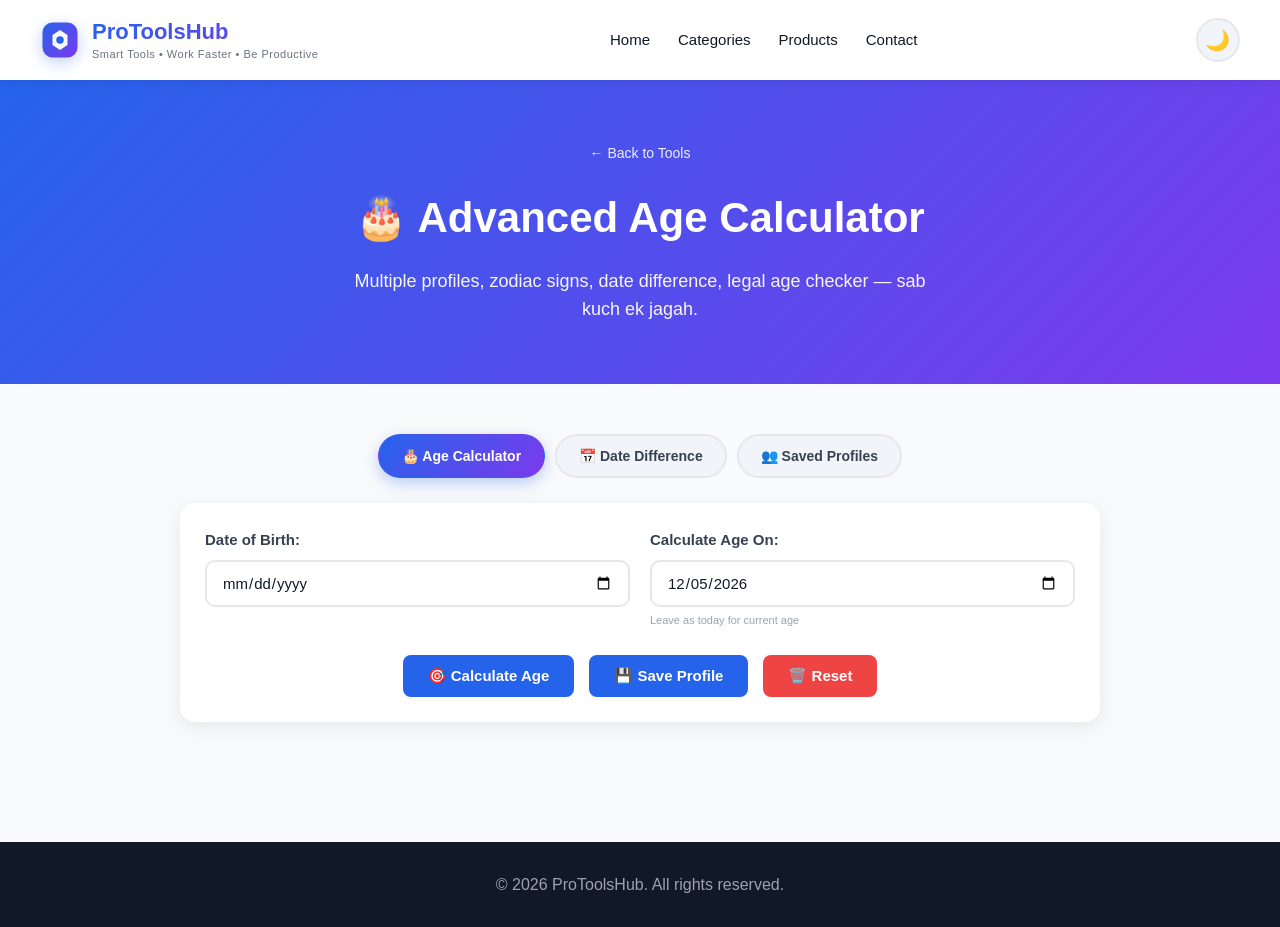
<file: age-calculator.html>
<!DOCTYPE html>
<html lang="en">
<head>
  <meta charset="UTF-8">
  <meta name="viewport" content="width=device-width, initial-scale=1.0">
  <title>Advanced Age Calculator - ProToolsHub</title>
  <meta name="description" content="Advanced age calculator with multiple profiles, zodiac signs, date difference, legal age checker, retirement calculator and more.">

  <link rel="icon" type="image/svg+xml" href="data:image/svg+xml,%3Csvg xmlns='http://www.w3.org/2000/svg' viewBox='0 0 32 32'%3E%3Cdefs%3E%3ClinearGradient id='g' x1='0%25' y1='0%25' x2='100%25' y2='100%25'%3E%3Cstop offset='0%25' stop-color='%232563eb'/%3E%3Cstop offset='100%25' stop-color='%237c3aed'/%3E%3C/linearGradient%3E%3C/defs%3E%3Crect width='32' height='32' rx='8' fill='url(%23g)'/%3E%3Cpath d='M10 12 L16 8 L22 12 L22 20 L16 24 L10 20 Z' fill='white'/%3E%3Ccircle cx='16' cy='16' r='3' fill='%232563eb'/%3E%3C/svg%3E">

  <link rel="stylesheet" href="style.css?v=11">
  <link rel="stylesheet" href="tool.css?v=11">
</head>
<body>

  <!-- HEADER -->
  <header>
    <a href="index.html" class="logo" style="text-decoration: none;">
      <svg width="40" height="40" viewBox="0 0 32 32" xmlns="http://www.w3.org/2000/svg">
        <defs>
          <linearGradient id="logoGrad" x1="0%" y1="0%" x2="100%" y2="100%">
            <stop offset="0%" style="stop-color:#2563eb"/>
            <stop offset="100%" style="stop-color:#7c3aed"/>
          </linearGradient>
        </defs>
        <rect x="2" y="2" width="28" height="28" rx="8" fill="url(#logoGrad)"/>
        <path d="M10 12 L16 8 L22 12 L22 20 L16 24 L10 20 Z" fill="white" opacity="0.95"/>
        <circle cx="16" cy="16" r="3" fill="#2563eb"/>
      </svg>
      <div class="logo-text">
        <span class="logo-name">ProToolsHub</span>
        <span class="logo-tagline">Smart Tools • Work Faster • Be Productive</span>
      </div>
    </a>
    <nav>
      <a href="index.html">Home</a>
      <a href="index.html#tools">Categories</a>
      <a href="index.html#products">Products</a>
      <a href="index.html#contact">Contact</a>
    </nav>
    <button id="themeToggle" class="theme-toggle" title="Toggle Dark Mode">
      <span id="themeIcon">🌙</span>
    </button>
  </header>

  <!-- TOOL HERO -->
  <section class="tool-hero">
    <a href="index.html#tools" class="back-link">← Back to Tools</a>
    <h1>🎂 Advanced Age Calculator</h1>
    <p>Multiple profiles, zodiac signs, date difference, legal age checker — sab kuch ek jagah.</p>
  </section>

  <!-- TOOL MAIN -->
  <section class="tool-container">

    <!-- TABS -->
    <div class="age-tabs">
      <button class="age-tab active" data-tab="age">🎂 Age Calculator</button>
      <button class="age-tab" data-tab="diff">📅 Date Difference</button>
      <button class="age-tab" data-tab="profiles">👥 Saved Profiles</button>
    </div>

    <!-- ===== TAB 1: AGE CALCULATOR ===== -->
    <div id="tab-age" class="age-tab-content active">
      <div class="tool-box">
        <div class="age-inputs">
          <div class="input-group">
            <label for="dobInput">Date of Birth:</label>
            <input type="date" id="dobInput">
          </div>
          <div class="input-group">
            <label for="currentInput">Calculate Age On:</label>
            <input type="date" id="currentInput">
            <small class="input-hint">Leave as today for current age</small>
          </div>
        </div>

        <div class="tool-actions" style="justify-content:center;">
          <button id="calculateBtn" class="btn-secondary">🎯 Calculate Age</button>
          <button id="saveProfileBtn" class="btn-secondary">💾 Save Profile</button>
          <button id="resetBtn" class="btn-danger">🗑️ Reset</button>
        </div>
      </div>

      <!-- Result -->
      <div id="resultBox" style="display:none;">

        <!-- Main Age -->
        <div class="age-main-result">
          <p class="age-label">Your Exact Age</p>
          <div class="age-big" id="ageBigDisplay">0 Years, 0 Months, 0 Days</div>
          <div class="age-sub" id="ageSubDisplay">—</div>
        </div>

        <!-- Stats Grid -->
        <div class="age-stats-grid">
          <div class="age-stat"><div class="age-stat-value" id="totalDays">0</div><div class="age-stat-label">Total Days</div></div>
          <div class="age-stat"><div class="age-stat-value" id="totalWeeks">0</div><div class="age-stat-label">Total Weeks</div></div>
          <div class="age-stat"><div class="age-stat-value" id="totalMonths">0</div><div class="age-stat-label">Total Months</div></div>
          <div class="age-stat"><div class="age-stat-value" id="totalHours">0</div><div class="age-stat-label">Total Hours</div></div>
          <div class="age-stat"><div class="age-stat-value" id="totalMinutes">0</div><div class="age-stat-label">Total Minutes</div></div>
          <div class="age-stat"><div class="age-stat-value" id="totalSeconds">0</div><div class="age-stat-label">Total Seconds</div></div>
        </div>

        <!-- Fun Facts / Info Cards -->
        <div class="age-info-grid">
          <div class="age-info-card">
            <div class="age-info-icon">📅</div>
            <div class="age-info-title">Born On</div>
            <div class="age-info-value" id="bornDay">—</div>
          </div>
          <div class="age-info-card">
            <div class="age-info-icon">🎂</div>
            <div class="age-info-title">Next Birthday</div>
            <div class="age-info-value" id="nextBirthday">—</div>
          </div>
          <div class="age-info-card">
            <div class="age-info-icon">⭐</div>
            <div class="age-info-title">Zodiac Sign</div>
            <div class="age-info-value" id="zodiacSign">—</div>
          </div>
          <div class="age-info-card">
            <div class="age-info-icon">🐉</div>
            <div class="age-info-title">Chinese Zodiac</div>
            <div class="age-info-value" id="chineseZodiac">—</div>
          </div>
          <div class="age-info-card">
            <div class="age-info-icon">💓</div>
            <div class="age-info-title">Heartbeats</div>
            <div class="age-info-value" id="heartbeats">—</div>
          </div>
          <div class="age-info-card">
            <div class="age-info-icon">😴</div>
            <div class="age-info-title">Sleep Hours</div>
            <div class="age-info-value" id="sleepHours">—</div>
          </div>
        </div>

        <!-- Legal & Retirement -->
        <div class="age-info-grid" style="margin-top: 20px;">
          <div class="age-info-card">
            <div class="age-info-icon">⚖️</div>
            <div class="age-info-title">Legal Age (18)</div>
            <div class="age-info-value" id="legalAge">—</div>
          </div>
          <div class="age-info-card">
            <div class="age-info-icon">🏢</div>
            <div class="age-info-title">Legal Age (21)</div>
            <div class="age-info-value" id="legalAge21">—</div>
          </div>
          <div class="age-info-card">
            <div class="age-info-icon">🎯</div>
            <div class="age-info-title">Retirement (60)</div>
            <div class="age-info-value" id="retirement">—</div>
          </div>
          <div class="age-info-card">
            <div class="age-info-icon">👶</div>
            <div class="age-info-title">Baby Age</div>
            <div class="age-info-value" id="babyAge">—</div>
          </div>
        </div>

        <!-- Share -->
        <div class="tool-actions" style="justify-content:center; margin-top: 25px;">
          <button id="shareBtn" class="btn-secondary">📤 Share Result</button>
          <button id="copyResultBtn" class="btn-secondary">📋 Copy Result</button>
        </div>

      </div>
    </div>

    <!-- ===== TAB 2: DATE DIFFERENCE ===== -->
    <div id="tab-diff" class="age-tab-content">
      <div class="tool-box">
        <h3 style="margin-bottom:20px; color:#111827;">📅 Date Difference Calculator</h3>
        <div class="age-inputs">
          <div class="input-group">
            <label for="date1">From Date:</label>
            <input type="date" id="date1">
          </div>
          <div class="input-group">
            <label for="date2">To Date:</label>
            <input type="date" id="date2">
          </div>
        </div>

        <div class="tool-actions" style="justify-content:center;">
          <button id="calcDiffBtn" class="btn-secondary">🎯 Calculate Difference</button>
          <button id="resetDiffBtn" class="btn-danger">🗑️ Reset</button>
        </div>
      </div>

      <div id="diffResultBox" style="display:none;">
        <div class="age-main-result">
          <p class="age-label">Difference</p>
          <div class="age-big" id="diffBigDisplay">0 Years, 0 Months, 0 Days</div>
          <div class="age-sub" id="diffSubDisplay">—</div>
        </div>

        <div class="age-stats-grid">
          <div class="age-stat"><div class="age-stat-value" id="diffDays">0</div><div class="age-stat-label">Days</div></div>
          <div class="age-stat"><div class="age-stat-value" id="diffWeeks">0</div><div class="age-stat-label">Weeks</div></div>
          <div class="age-stat"><div class="age-stat-value" id="diffMonths">0</div><div class="age-stat-label">Months</div></div>
          <div class="age-stat"><div class="age-stat-value" id="diffHours">0</div><div class="age-stat-label">Hours</div></div>
          <div class="age-stat"><div class="age-stat-value" id="diffMinutes">0</div><div class="age-stat-label">Minutes</div></div>
          <div class="age-stat"><div class="age-stat-value" id="diffSeconds">0</div><div class="age-stat-label">Seconds</div></div>
        </div>
      </div>
    </div>

    <!-- ===== TAB 3: SAVED PROFILES ===== -->
    <div id="tab-profiles" class="age-tab-content">
      <div class="tool-box">
        <h3 style="margin-bottom:20px; color:#111827;">👥 Saved Profiles</h3>
        <div id="profilesList">
          <p style="text-align:center; color:#6b7280; padding:30px;">
            No profiles saved yet. Calculate an age and click "Save Profile".
          </p>
        </div>
      </div>
    </div>

  </section>

  <!-- FOOTER -->
  <footer>
    <p>© <span id="year"></span> ProToolsHub. All rights reserved.</p>
  </footer>

  <script src="script.js"></script>
  <script>trackToolView("age-calculator", "Age Calculator", "images/11hero.png");</script>
  <script src="age-calculator.js"></script>
</body>
</html>
</file>
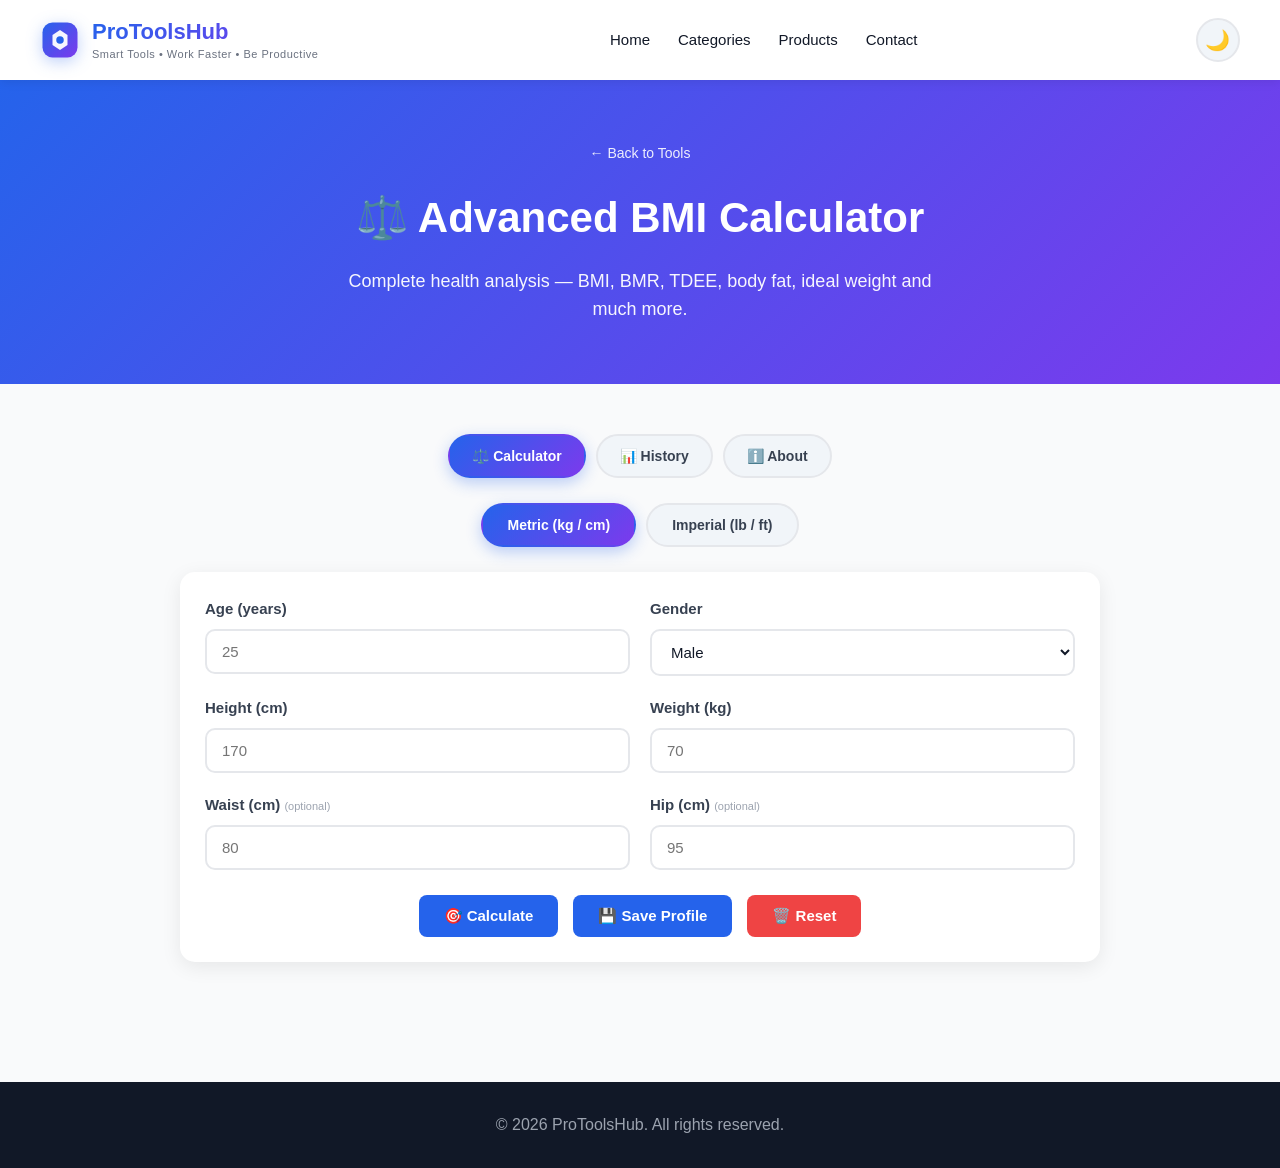
<file: bmi-calculator.html>
<!DOCTYPE html>
<html lang="en">
<head>
  <meta charset="UTF-8">
  <meta name="viewport" content="width=device-width, initial-scale=1.0">
  <title>Advanced BMI Calculator - ProToolsHub</title>
  <meta name="description" content="Advanced BMI Calculator with BMR, TDEE, body fat %, ideal weight, macro split, water intake and more. Works offline.">

  <link rel="icon" type="image/svg+xml" href="data:image/svg+xml,%3Csvg xmlns='http://www.w3.org/2000/svg' viewBox='0 0 32 32'%3E%3Cdefs%3E%3ClinearGradient id='g' x1='0%25' y1='0%25' x2='100%25' y2='100%25'%3E%3Cstop offset='0%25' stop-color='%232563eb'/%3E%3Cstop offset='100%25' stop-color='%237c3aed'/%3E%3C/linearGradient%3E%3C/defs%3E%3Crect width='32' height='32' rx='8' fill='url(%23g)'/%3E%3Cpath d='M10 12 L16 8 L22 12 L22 20 L16 24 L10 20 Z' fill='white'/%3E%3Ccircle cx='16' cy='16' r='3' fill='%232563eb'/%3E%3C/svg%3E">

  <link rel="stylesheet" href="style.css?v=11">
  <link rel="stylesheet" href="tool.css?v=11">
</head>
<body>

  <!-- HEADER -->
  <header>
    <a href="index.html" class="logo" style="text-decoration: none;">
      <svg width="40" height="40" viewBox="0 0 32 32" xmlns="http://www.w3.org/2000/svg">
        <defs>
          <linearGradient id="logoGrad" x1="0%" y1="0%" x2="100%" y2="100%">
            <stop offset="0%" style="stop-color:#2563eb"/>
            <stop offset="100%" style="stop-color:#7c3aed"/>
          </linearGradient>
        </defs>
        <rect x="2" y="2" width="28" height="28" rx="8" fill="url(#logoGrad)"/>
        <path d="M10 12 L16 8 L22 12 L22 20 L16 24 L10 20 Z" fill="white" opacity="0.95"/>
        <circle cx="16" cy="16" r="3" fill="#2563eb"/>
      </svg>
      <div class="logo-text">
        <span class="logo-name">ProToolsHub</span>
        <span class="logo-tagline">Smart Tools • Work Faster • Be Productive</span>
      </div>
    </a>
    <nav>
      <a href="index.html">Home</a>
      <a href="index.html#tools">Categories</a>
      <a href="index.html#products">Products</a>
      <a href="index.html#contact">Contact</a>
    </nav>
    <button id="themeToggle" class="theme-toggle" title="Toggle Dark Mode">
      <span id="themeIcon">🌙</span>
    </button>
  </header>

  <!-- TOOL HERO -->
  <section class="tool-hero">
    <a href="index.html#tools" class="back-link">← Back to Tools</a>
    <h1>⚖️ Advanced BMI Calculator</h1>
    <p>Complete health analysis — BMI, BMR, TDEE, body fat, ideal weight and much more.</p>
  </section>

  <!-- TOOL MAIN -->
  <section class="tool-container">

    <!-- TABS -->
    <div class="age-tabs">
      <button class="age-tab active" data-tab="calc">⚖️ Calculator</button>
      <button class="age-tab" data-tab="history">📊 History</button>
      <button class="age-tab" data-tab="info">ℹ️ About</button>
    </div>

    <!-- TAB 1: CALCULATOR -->
    <div id="tab-calc" class="age-tab-content active">

      <!-- Unit Toggle -->
      <div class="unit-toggle">
        <button id="unitMetric" class="unit-btn active">Metric (kg / cm)</button>
        <button id="unitImperial" class="unit-btn">Imperial (lb / ft)</button>
      </div>

      <!-- Input Box -->
      <div class="tool-box">
        <div class="bmi-inputs-grid">
          <div class="input-group">
            <label for="age">Age (years)</label>
            <input type="number" id="age" placeholder="25" min="2" max="120">
          </div>
          <div class="input-group">
            <label for="gender">Gender</label>
            <select id="gender">
              <option value="male">Male</option>
              <option value="female">Female</option>
            </select>
          </div>
          <div class="input-group" id="heightMetricGroup">
            <label for="heightCm">Height (cm)</label>
            <input type="number" id="heightCm" placeholder="170" min="50" max="250">
          </div>
          <div class="input-group" id="heightImperialGroup" style="display:none;">
            <label for="heightFt">Height (ft / in)</label>
            <div class="ft-in-row">
              <input type="number" id="heightFt" placeholder="5" min="1" max="8">
              <span>ft</span>
              <input type="number" id="heightIn" placeholder="7" min="0" max="11">
              <span>in</span>
            </div>
          </div>
          <div class="input-group" id="weightMetricGroup">
            <label for="weightKg">Weight (kg)</label>
            <input type="number" id="weightKg" placeholder="70" min="10" max="500">
          </div>
          <div class="input-group" id="weightImperialGroup" style="display:none;">
            <label for="weightLb">Weight (lb)</label>
            <input type="number" id="weightLb" placeholder="154" min="20" max="1100">
          </div>
          <div class="input-group">
            <label for="waist">Waist (cm) <small>(optional)</small></label>
            <input type="number" id="waist" placeholder="80">
          </div>
          <div class="input-group">
            <label for="hip">Hip (cm) <small>(optional)</small></label>
            <input type="number" id="hip" placeholder="95">
          </div>
        </div>

        <div class="tool-actions" style="justify-content:center;">
          <button id="calculateBtn" class="btn-secondary">🎯 Calculate</button>
          <button id="saveBtn" class="btn-secondary">💾 Save Profile</button>
          <button id="resetBtn" class="btn-danger">🗑️ Reset</button>
        </div>
      </div>

      <!-- RESULTS -->
      <div id="resultBox" style="display:none;">

        <!-- Main BMI Result -->
        <div class="bmi-main-result" id="bmiMainResult">
          <p class="age-label">Your BMI</p>
          <div class="bmi-value" id="bmiValue">0</div>
          <div class="bmi-category" id="bmiCategory">—</div>
          <p class="bmi-sub" id="bmiSub">—</p>
        </div>

        <!-- BMI Gauge -->
        <div class="bmi-gauge-wrap">
          <div class="bmi-gauge-bar">
            <div class="bmi-gauge-segment seg1"></div>
            <div class="bmi-gauge-segment seg2"></div>
            <div class="bmi-gauge-segment seg3"></div>
            <div class="bmi-gauge-segment seg4"></div>
            <div class="bmi-gauge-pointer" id="gaugePointer">▼</div>
          </div>
          <div class="bmi-gauge-labels">
            <span>Under<br>&lt;18.5</span>
            <span>Normal<br>18.5-24.9</span>
            <span>Over<br>25-29.9</span>
            <span>Obese<br>30+</span>
          </div>
        </div>

        <!-- Healthy Range & Target -->
        <div class="age-info-grid">
          <div class="age-info-card">
            <div class="age-info-icon">🎯</div>
            <div class="age-info-title">Healthy Weight</div>
            <div class="age-info-value" id="healthyRange">—</div>
          </div>
          <div class="age-info-card">
            <div class="age-info-icon">⚖️</div>
            <div class="age-info-title">Target Weight</div>
            <div class="age-info-value" id="targetWeight">—</div>
          </div>
          <div class="age-info-card">
            <div class="age-info-icon">🔥</div>
            <div class="age-info-title">BMR</div>
            <div class="age-info-value" id="bmr">—</div>
          </div>
          <div class="age-info-card">
            <div class="age-info-icon">⚡</div>
            <div class="age-info-title">TDEE</div>
            <div class="age-info-value" id="tdee">—</div>
          </div>
        </div>

        <!-- Calorie Goals -->
        <div class="tool-box">
          <h3 style="margin-bottom:20px; color:#111827;">🎯 Daily Calorie Goals</h3>
          <div class="age-info-grid">
            <div class="age-info-card calorie-card calorie-lose">
              <div class="age-info-icon">📉</div>
              <div class="age-info-title">Lose Weight</div>
              <div class="age-info-value" id="calLose">—</div>
            </div>
            <div class="age-info-card calorie-card calorie-maintain">
              <div class="age-info-icon">⚖️</div>
              <div class="age-info-title">Maintain</div>
              <div class="age-info-value" id="calMaintain">—</div>
            </div>
            <div class="age-info-card calorie-card calorie-gain">
              <div class="age-info-icon">📈</div>
              <div class="age-info-title">Gain Weight</div>
              <div class="age-info-value" id="calGain">—</div>
            </div>
          </div>
        </div>

        <!-- Body Composition -->
        <div class="tool-box">
          <h3 style="margin-bottom:20px; color:#111827;">💪 Body Composition</h3>
          <div class="age-info-grid">
            <div class="age-info-card">
              <div class="age-info-icon">🧬</div>
              <div class="age-info-title">Body Fat %</div>
              <div class="age-info-value" id="bodyFat">—</div>
            </div>
            <div class="age-info-card">
              <div class="age-info-icon">💪</div>
              <div class="age-info-title">Lean Mass</div>
              <div class="age-info-value" id="leanMass">—</div>
            </div>
            <div class="age-info-card">
              <div class="age-info-icon">📏</div>
              <div class="age-info-title">Waist/Height</div>
              <div class="age-info-value" id="waistHeight">—</div>
            </div>
            <div class="age-info-card">
              <div class="age-info-icon">📐</div>
              <div class="age-info-title">Waist/Hip</div>
              <div class="age-info-value" id="waistHip">—</div>
            </div>
          </div>
        </div>

        <!-- Ideal Weight Formulas -->
        <div class="tool-box">
          <h3 style="margin-bottom:20px; color:#111827;">🎯 Ideal Weight (Multiple Formulas)</h3>
          <div class="age-info-grid">
            <div class="age-info-card">
              <div class="age-info-icon">1️⃣</div>
              <div class="age-info-title">Devine</div>
              <div class="age-info-value" id="idealDevine">—</div>
            </div>
            <div class="age-info-card">
              <div class="age-info-icon">2️⃣</div>
              <div class="age-info-title">Robinson</div>
              <div class="age-info-value" id="idealRobinson">—</div>
            </div>
            <div class="age-info-card">
              <div class="age-info-icon">3️⃣</div>
              <div class="age-info-title">Miller</div>
              <div class="age-info-value" id="idealMiller">—</div>
            </div>
            <div class="age-info-card">
              <div class="age-info-icon">4️⃣</div>
              <div class="age-info-title">Hamwi</div>
              <div class="age-info-value" id="idealHamwi">—</div>
            </div>
          </div>
        </div>

        <!-- Water & Macros -->
        <div class="tool-box">
          <h3 style="margin-bottom:20px; color:#111827;">💧 Daily Water & 🍽️ Macros</h3>
          <div class="age-info-grid">
            <div class="age-info-card">
              <div class="age-info-icon">💧</div>
              <div class="age-info-title">Water Intake</div>
              <div class="age-info-value" id="waterIntake">—</div>
            </div>
            <div class="age-info-card">
              <div class="age-info-icon">🥩</div>
              <div class="age-info-title">Protein</div>
              <div class="age-info-value" id="macroProtein">—</div>
            </div>
            <div class="age-info-card">
              <div class="age-info-icon">🍚</div>
              <div class="age-info-title">Carbs</div>
              <div class="age-info-value" id="macroCarbs">—</div>
            </div>
            <div class="age-info-card">
              <div class="age-info-icon">🥑</div>
              <div class="age-info-title">Fats</div>
              <div class="age-info-value" id="macroFats">—</div>
            </div>
          </div>
        </div>

        <!-- Health Tip -->
        <div class="bmi-tip-box" id="healthTip">
          <p>💡 <strong>Tip:</strong> <span id="tipText">—</span></p>
        </div>

        <!-- Actions -->
        <div class="tool-actions" style="justify-content:center; margin-top:20px;">
          <button id="shareBtn" class="btn-secondary">📤 Share Result</button>
          <button id="copyBtn" class="btn-secondary">📋 Copy Result</button>
        </div>

        <!-- Disclaimer -->
        <div class="medical-disclaimer">
          ⚠️ <strong>Medical Disclaimer:</strong> This tool provides general health information only. It is <strong>not a substitute for professional medical advice</strong>. Consult a doctor or dietitian before making health decisions.
        </div>

      </div>
    </div>

    <!-- TAB 2: HISTORY -->
    <div id="tab-history" class="age-tab-content">
      <div class="tool-box">
        <h3 style="margin-bottom:20px; color:#111827;">📊 Saved Profiles</h3>
        <div id="profilesList">
          <p style="text-align:center; color:#6b7280; padding:30px;">No profiles saved yet. Calculate BMI and click "Save Profile".</p>
        </div>
      </div>
    </div>

    <!-- TAB 3: ABOUT -->
    <div id="tab-info" class="age-tab-content">
      <div class="tool-box">
        <h3 style="margin-bottom:15px; color:#111827;">📐 BMI Formula</h3>
        <p style="color:#6b7280; margin-bottom:20px;">BMI = weight (kg) ÷ height² (m²)</p>

        <h3 style="margin-bottom:15px; color:#111827;">📊 BMI Categories (WHO)</h3>
        <ul style="color:#6b7280; padding-left:20px; line-height:2;">
          <li><strong>Underweight:</strong> Below 18.5</li>
          <li><strong>Normal weight:</strong> 18.5 – 24.9</li>
          <li><strong>Overweight:</strong> 25.0 – 29.9</li>
          <li><strong>Obese:</strong> 30.0 and above</li>
        </ul>

        <h3 style="margin:20px 0 15px; color:#111827;">⚠️ BMI Limitations</h3>
        <p style="color:#6b7280;">BMI does not distinguish between muscle and fat. Athletes may have high BMI but low body fat. Always consult a healthcare provider.</p>

        <h3 style="margin:20px 0 15px; color:#111827;">📚 Sources</h3>
        <ul style="color:#6b7280; padding-left:20px; line-height:2;">
          <li>World Health Organization (WHO)</li>
          <li>Centers for Disease Control (CDC)</li>
          <li>National Institutes of Health (NIH)</li>
        </ul>
      </div>
    </div>

  </section>

  <!-- FOOTER -->
  <footer>
    <p>© <span id="year"></span> ProToolsHub. All rights reserved.</p>
  </footer>

  <script src="script.js"></script>
  <script>trackToolView("bmi-calculator", "BMI Calculator", "images/12hero.png");</script>
  <script src="bmi-calculator.js"></script>
</body>
</html>
</file>
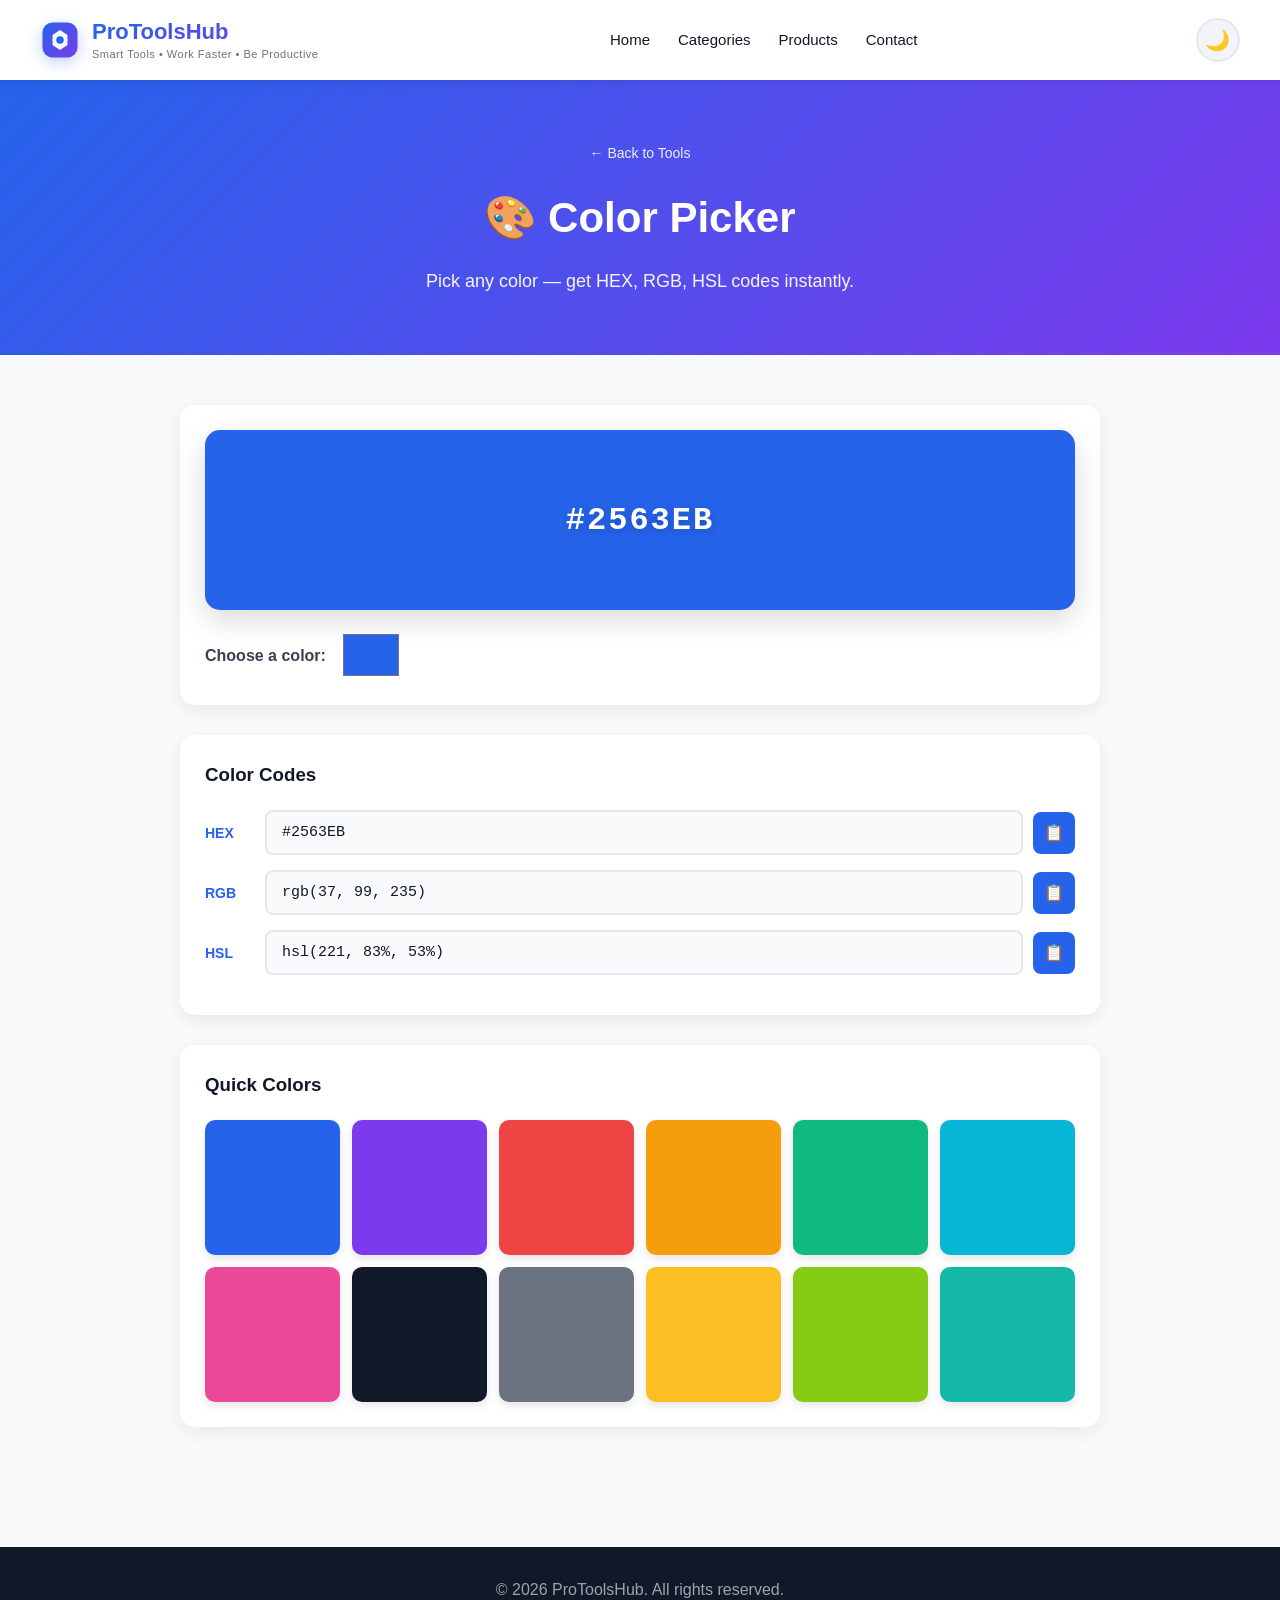
<file: color-picker.html>
<!DOCTYPE html>
<html lang="en">
<head>
  <meta charset="UTF-8">
  <meta name="viewport" content="width=device-width, initial-scale=1.0">
  <title>Free Color Picker - ProToolsHub</title>
  <meta name="description" content="Free online color picker. Get HEX, RGB, HSL color codes instantly. Works offline.">

  <link rel="icon" type="image/svg+xml" href="data:image/svg+xml,%3Csvg xmlns='http://www.w3.org/2000/svg' viewBox='0 0 32 32'%3E%3Cdefs%3E%3ClinearGradient id='g' x1='0%25' y1='0%25' x2='100%25' y2='100%25'%3E%3Cstop offset='0%25' stop-color='%232563eb'/%3E%3Cstop offset='100%25' stop-color='%237c3aed'/%3E%3C/linearGradient%3E%3C/defs%3E%3Crect width='32' height='32' rx='8' fill='url(%23g)'/%3E%3Cpath d='M10 12 L16 8 L22 12 L22 20 L16 24 L10 20 Z' fill='white'/%3E%3Ccircle cx='16' cy='16' r='3' fill='%232563eb'/%3E%3C/svg%3E">

  <link rel="stylesheet" href="style.css?v=6">
  <link rel="stylesheet" href="tool.css?v=6">
</head>
<body>

  <!-- HEADER -->
  <header>
    <a href="index.html" class="logo" style="text-decoration: none;">
      <svg width="40" height="40" viewBox="0 0 32 32" xmlns="http://www.w3.org/2000/svg">
        <defs>
          <linearGradient id="logoGrad" x1="0%" y1="0%" x2="100%" y2="100%">
            <stop offset="0%" style="stop-color:#2563eb"/>
            <stop offset="100%" style="stop-color:#7c3aed"/>
          </linearGradient>
        </defs>
        <rect x="2" y="2" width="28" height="28" rx="8" fill="url(#logoGrad)"/>
        <path d="M10 12 L16 8 L22 12 L22 20 L16 24 L10 20 Z" fill="white" opacity="0.95"/>
        <circle cx="16" cy="16" r="3" fill="#2563eb"/>
      </svg>
      <div class="logo-text">
        <span class="logo-name">ProToolsHub</span>
        <span class="logo-tagline">Smart Tools • Work Faster • Be Productive</span>
      </div>
    </a>
    <nav>
      <a href="index.html">Home</a>
      <a href="index.html#tools">Categories</a>
      <a href="index.html#products">Products</a>
      <a href="index.html#contact">Contact</a>
    </nav>
    <button id="themeToggle" class="theme-toggle" title="Toggle Dark Mode">
      <span id="themeIcon">🌙</span>
    </button>
  </header>

  <!-- TOOL HERO -->
  <section class="tool-hero">
    <a href="index.html#tools" class="back-link">← Back to Tools</a>
    <h1>🎨 Color Picker</h1>
    <p>Pick any color — get HEX, RGB, HSL codes instantly.</p>
  </section>

  <!-- TOOL MAIN -->
  <section class="tool-container">

    <!-- Color Display -->
    <div class="tool-box">
      <div class="color-preview" id="colorPreview">
        <span id="colorPreviewText">#2563EB</span>
      </div>

      <div class="color-input-row">
        <label for="colorPickerInput">Choose a color:</label>
        <input type="color" id="colorPickerInput" value="#2563eb">
      </div>
    </div>

    <!-- Color Codes -->
    <div class="tool-box">
      <h3 style="margin-bottom:20px; color:#111827;">Color Codes</h3>

      <div class="code-row">
        <div class="code-label">HEX</div>
        <input type="text" id="hexCode" value="#2563EB" readonly>
        <button class="copy-small" data-target="hexCode">📋</button>
      </div>

      <div class="code-row">
        <div class="code-label">RGB</div>
        <input type="text" id="rgbCode" value="rgb(37, 99, 235)" readonly>
        <button class="copy-small" data-target="rgbCode">📋</button>
      </div>

      <div class="code-row">
        <div class="code-label">HSL</div>
        <input type="text" id="hslCode" value="hsl(217, 91%, 53%)" readonly>
        <button class="copy-small" data-target="hslCode">📋</button>
      </div>
    </div>

    <!-- Preset Colors -->
    <div class="tool-box">
      <h3 style="margin-bottom:20px; color:#111827;">Quick Colors</h3>
      <div class="preset-colors" id="presetColors"></div>
    </div>

  </section>

  <!-- FOOTER -->
  <footer>
    <p>© <span id="year"></span> ProToolsHub. All rights reserved.</p>
  </footer>

  <script src="script.js"></script>
  <script src="color-picker.js"></script>
</body>
</html>
</file>
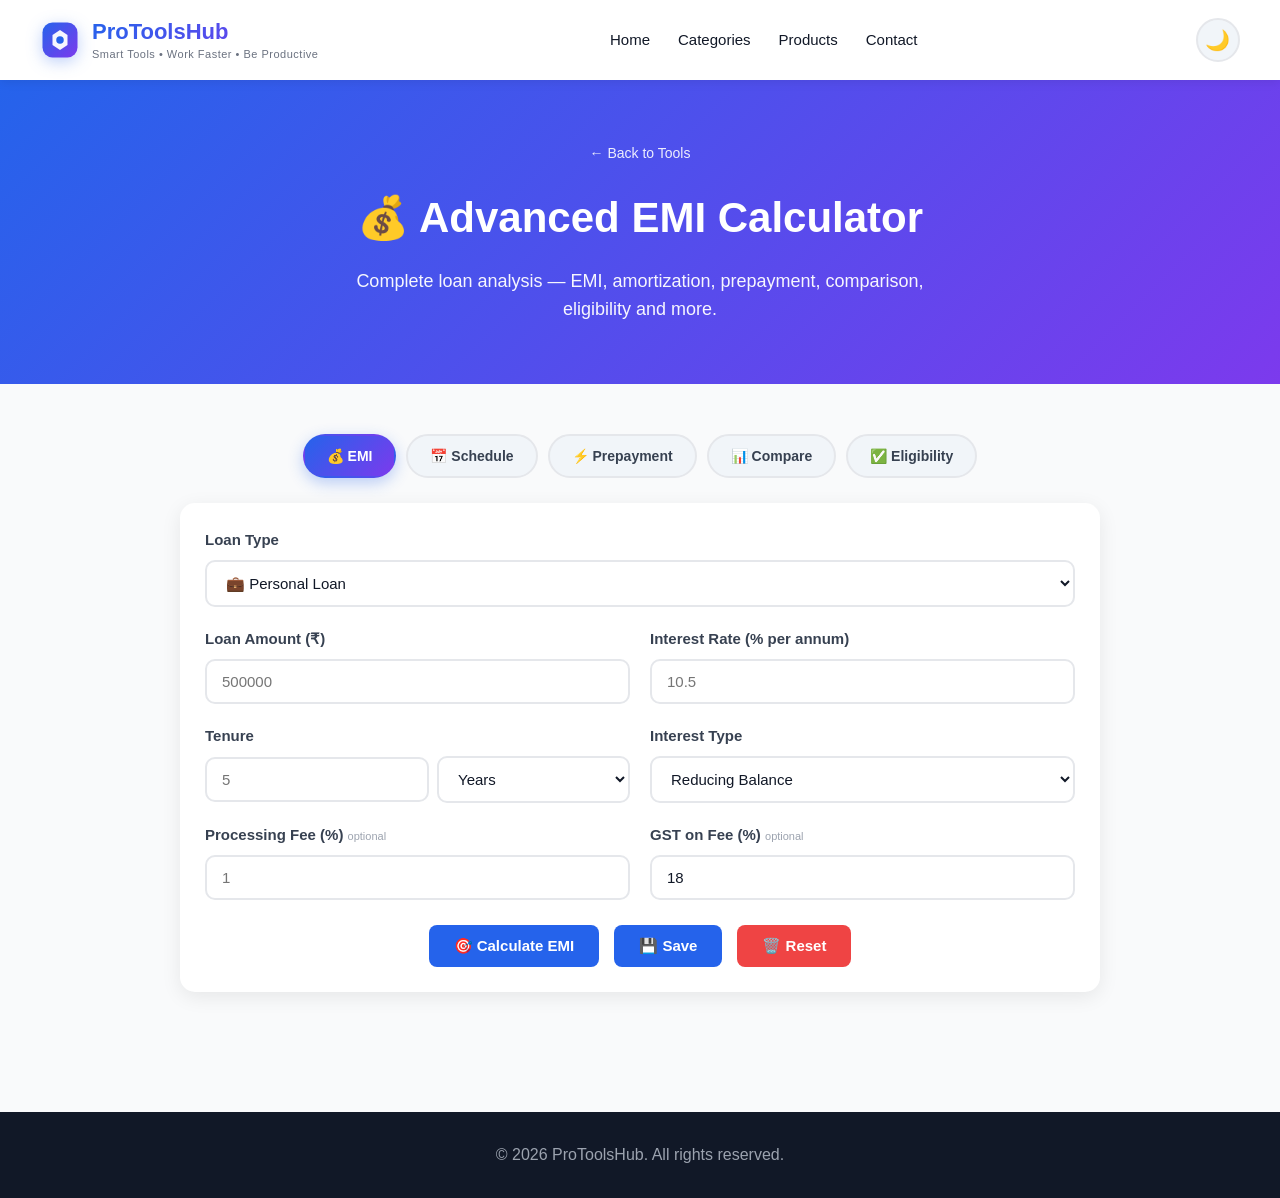
<file: emi-calculator.html>
<!DOCTYPE html>
<html lang="en">
<head>
  <meta charset="UTF-8">
  <meta name="viewport" content="width=device-width, initial-scale=1.0">
  <title>Advanced EMI Calculator - ProToolsHub</title>
  <meta name="description" content="Advanced EMI Calculator with amortization schedule, prepayment, loan comparison, balance transfer, eligibility — all in your browser.">

  <link rel="icon" type="image/svg+xml" href="data:image/svg+xml,%3Csvg xmlns='http://www.w3.org/2000/svg' viewBox='0 0 32 32'%3E%3Cdefs%3E%3ClinearGradient id='g' x1='0%25' y1='0%25' x2='100%25' y2='100%25'%3E%3Cstop offset='0%25' stop-color='%232563eb'/%3E%3Cstop offset='100%25' stop-color='%237c3aed'/%3E%3C/linearGradient%3E%3C/defs%3E%3Crect width='32' height='32' rx='8' fill='url(%23g)'/%3E%3Cpath d='M10 12 L16 8 L22 12 L22 20 L16 24 L10 20 Z' fill='white'/%3E%3Ccircle cx='16' cy='16' r='3' fill='%232563eb'/%3E%3C/svg%3E">

  <link rel="stylesheet" href="style.css?v=12">
  <link rel="stylesheet" href="tool.css?v=12">
</head>
<body>

  <!-- HEADER -->
  <header>
    <a href="index.html" class="logo" style="text-decoration: none;">
      <svg width="40" height="40" viewBox="0 0 32 32" xmlns="http://www.w3.org/2000/svg">
        <defs>
          <linearGradient id="logoGrad" x1="0%" y1="0%" x2="100%" y2="100%">
            <stop offset="0%" style="stop-color:#2563eb"/>
            <stop offset="100%" style="stop-color:#7c3aed"/>
          </linearGradient>
        </defs>
        <rect x="2" y="2" width="28" height="28" rx="8" fill="url(#logoGrad)"/>
        <path d="M10 12 L16 8 L22 12 L22 20 L16 24 L10 20 Z" fill="white" opacity="0.95"/>
        <circle cx="16" cy="16" r="3" fill="#2563eb"/>
      </svg>
      <div class="logo-text">
        <span class="logo-name">ProToolsHub</span>
        <span class="logo-tagline">Smart Tools • Work Faster • Be Productive</span>
      </div>
    </a>
    <nav>
      <a href="index.html">Home</a>
      <a href="index.html#tools">Categories</a>
      <a href="index.html#products">Products</a>
      <a href="index.html#contact">Contact</a>
    </nav>
    <button id="themeToggle" class="theme-toggle" title="Toggle Dark Mode">
      <span id="themeIcon">🌙</span>
    </button>
  </header>

  <!-- TOOL HERO -->
  <section class="tool-hero">
    <a href="index.html#tools" class="back-link">← Back to Tools</a>
    <h1>💰 Advanced EMI Calculator</h1>
    <p>Complete loan analysis — EMI, amortization, prepayment, comparison, eligibility and more.</p>
  </section>

  <!-- TOOL MAIN -->
  <section class="tool-container">

    <!-- TABS -->
    <div class="age-tabs">
      <button class="age-tab active" data-tab="emi">💰 EMI</button>
      <button class="age-tab" data-tab="schedule">📅 Schedule</button>
      <button class="age-tab" data-tab="prepay">⚡ Prepayment</button>
      <button class="age-tab" data-tab="compare">📊 Compare</button>
      <button class="age-tab" data-tab="eligible">✅ Eligibility</button>
    </div>

    <!-- ===== TAB 1: EMI CALCULATOR ===== -->
    <div id="tab-emi" class="age-tab-content active">
      <div class="tool-box">
        <div class="input-group" style="margin-bottom:20px;">
          <label>Loan Type</label>
          <select id="loanType">
            <option value="home">🏠 Home Loan</option>
            <option value="car">🚗 Car Loan</option>
            <option value="personal" selected>💼 Personal Loan</option>
            <option value="education">🎓 Education Loan</option>
            <option value="business">💼 Business Loan</option>
            <option value="gold">🥇 Gold Loan</option>
          </select>
        </div>

        <div class="bmi-inputs-grid">
          <div class="input-group">
            <label for="loanAmount">Loan Amount (₹)</label>
            <input type="number" id="loanAmount" placeholder="500000" min="1000">
          </div>
          <div class="input-group">
            <label for="interestRate">Interest Rate (% per annum)</label>
            <input type="number" id="interestRate" placeholder="10.5" step="0.01" min="0.1" max="50">
          </div>
          <div class="input-group">
            <label for="tenure">Tenure</label>
            <div class="ft-in-row">
              <input type="number" id="tenure" placeholder="5" min="1">
              <select id="tenureUnit" style="flex:1;">
                <option value="years" selected>Years</option>
                <option value="months">Months</option>
              </select>
            </div>
          </div>
          <div class="input-group">
            <label for="interestType">Interest Type</label>
            <select id="interestType">
              <option value="reducing" selected>Reducing Balance</option>
              <option value="flat">Flat Rate</option>
            </select>
          </div>
          <div class="input-group">
            <label for="processingFee">Processing Fee (%) <small>optional</small></label>
            <input type="number" id="processingFee" placeholder="1" step="0.1" min="0">
          </div>
          <div class="input-group">
            <label for="gstRate">GST on Fee (%) <small>optional</small></label>
            <input type="number" id="gstRate" placeholder="18" step="0.1" min="0" value="18">
          </div>
        </div>

        <div class="tool-actions" style="justify-content:center;">
          <button id="calculateBtn" class="btn-secondary">🎯 Calculate EMI</button>
          <button id="saveBtn" class="btn-secondary">💾 Save</button>
          <button id="resetBtn" class="btn-danger">🗑️ Reset</button>
        </div>
      </div>

      <!-- RESULT -->
      <div id="resultBox" style="display:none;">

        <!-- Main EMI -->
        <div class="emi-main-result">
          <p class="age-label">Monthly EMI</p>
          <div class="emi-value" id="emiValue">₹ 0</div>
          <div class="emi-sub" id="emiSub">—</div>
        </div>

        <!-- Breakdown -->
        <div class="age-info-grid">
          <div class="age-info-card">
            <div class="age-info-icon">💵</div>
            <div class="age-info-title">Principal</div>
            <div class="age-info-value" id="principalAmt">—</div>
          </div>
          <div class="age-info-card">
            <div class="age-info-icon">📈</div>
            <div class="age-info-title">Total Interest</div>
            <div class="age-info-value" id="totalInterest">—</div>
          </div>
          <div class="age-info-card">
            <div class="age-info-icon">💰</div>
            <div class="age-info-title">Total Payment</div>
            <div class="age-info-value" id="totalPayment">—</div>
          </div>
          <div class="age-info-card">
            <div class="age-info-icon">📋</div>
            <div class="age-info-title">Processing Fee</div>
            <div class="age-info-value" id="totalFees">—</div>
          </div>
        </div>

        <!-- Pie Chart -->
        <div class="bmi-chart-box" style="margin-top:25px;">
          <h3>📊 Principal vs Interest</h3>
          <canvas id="pieChart" width="400" height="300" style="max-width:100%;"></canvas>
        </div>

        <!-- Actions -->
        <div class="tool-actions" style="justify-content:center; margin-top:20px;">
          <button id="shareBtn" class="btn-secondary">📤 Share</button>
          <button id="copyBtn" class="btn-secondary">📋 Copy</button>
          <button id="csvBtn" class="btn-secondary">📥 Download CSV</button>
        </div>

        <!-- Disclaimer -->
        <div class="medical-disclaimer">
          ⚠️ <strong>Financial Disclaimer:</strong> This is an estimate only. Actual EMI may vary based on bank policies, processing fees, and other charges. Please consult your bank for exact figures.
        </div>
      </div>
    </div>

    <!-- ===== TAB 2: AMORTIZATION SCHEDULE ===== -->
    <div id="tab-schedule" class="age-tab-content">
      <div class="tool-box">
        <h3 style="margin-bottom:15px; color:#111827;">📅 Amortization Schedule</h3>
        <p style="color:#6b7280; margin-bottom:20px; font-size:14px;">Calculate EMI first, then view month-wise breakdown.</p>
        <div id="scheduleTable">
          <p style="text-align:center; color:#6b7280; padding:30px;">No schedule yet. Calculate EMI first.</p>
        </div>
      </div>
    </div>

    <!-- ===== TAB 3: PREPAYMENT ===== -->
    <div id="tab-prepay" class="age-tab-content">
      <div class="tool-box">
        <h3 style="margin-bottom:20px; color:#111827;">⚡ Prepayment Calculator</h3>

        <div class="bmi-inputs-grid">
          <div class="input-group">
            <label for="prepayAmount">Extra Payment (₹)</label>
            <input type="number" id="prepayAmount" placeholder="50000" min="1000">
          </div>
          <div class="input-group">
            <label for="prepayMonth">After How Many Months?</label>
            <input type="number" id="prepayMonth" placeholder="12" min="1">
          </div>
        </div>

        <div class="tool-actions" style="justify-content:center;">
          <button id="calcPrepayBtn" class="btn-secondary">🎯 Calculate Savings</button>
        </div>
      </div>

      <div id="prepayResult" style="display:none;">
        <div class="age-info-grid">
          <div class="age-info-card">
            <div class="age-info-icon">💸</div>
            <div class="age-info-title">Interest Saved</div>
            <div class="age-info-value" id="savedInterest">—</div>
          </div>
          <div class="age-info-card">
            <div class="age-info-icon">⏱️</div>
            <div class="age-info-title">Tenure Reduced</div>
            <div class="age-info-value" id="tenureReduced">—</div>
          </div>
          <div class="age-info-card">
            <div class="age-info-icon">💰</div>
            <div class="age-info-title">New Total Payment</div>
            <div class="age-info-value" id="newTotalPay">—</div>
          </div>
          <div class="age-info-card">
            <div class="age-info-icon">📅</div>
            <div class="age-info-title">Loan Ends</div>
            <div class="age-info-value" id="loanEndsIn">—</div>
          </div>
        </div>
      </div>
    </div>

    <!-- ===== TAB 4: COMPARE ===== -->
    <div id="tab-compare" class="age-tab-content">
      <div class="tool-box">
        <h3 style="margin-bottom:20px; color:#111827;">📊 Compare 2 Loans</h3>

        <div class="bmi-inputs-grid">
          <div class="input-group">
            <label>Loan A - Amount (₹)</label>
            <input type="number" id="loanA_amt" placeholder="500000">
          </div>
          <div class="input-group">
            <label>Loan A - Rate (%)</label>
            <input type="number" id="loanA_rate" placeholder="10.5" step="0.01">
          </div>
          <div class="input-group">
            <label>Loan A - Tenure (years)</label>
            <input type="number" id="loanA_ten" placeholder="5">
          </div>
          <div class="input-group">
            <label>Loan A - Name</label>
            <input type="text" id="loanA_name" placeholder="Bank A">
          </div>
          <div class="input-group">
            <label>Loan B - Amount (₹)</label>
            <input type="number" id="loanB_amt" placeholder="500000">
          </div>
          <div class="input-group">
            <label>Loan B - Rate (%)</label>
            <input type="number" id="loanB_rate" placeholder="9.5" step="0.01">
          </div>
          <div class="input-group">
            <label>Loan B - Tenure (years)</label>
            <input type="number" id="loanB_ten" placeholder="5">
          </div>
          <div class="input-group">
            <label>Loan B - Name</label>
            <input type="text" id="loanB_name" placeholder="Bank B">
          </div>
        </div>

        <div class="tool-actions" style="justify-content:center;">
          <button id="compareBtn" class="btn-secondary">🎯 Compare</button>
        </div>
      </div>

      <div id="compareResult" style="display:none;">
        <div class="compare-grid">
          <div class="compare-card">
            <h4 id="loanAName">Loan A</h4>
            <div class="compare-row"><span>EMI</span><strong id="loanAEmi">—</strong></div>
            <div class="compare-row"><span>Total Interest</span><strong id="loanAInt">—</strong></div>
            <div class="compare-row"><span>Total Payment</span><strong id="loanATotal">—</strong></div>
          </div>
          <div class="compare-card">
            <h4 id="loanBName">Loan B</h4>
            <div class="compare-row"><span>EMI</span><strong id="loanBEmi">—</strong></div>
            <div class="compare-row"><span>Total Interest</span><strong id="loanBInt">—</strong></div>
            <div class="compare-row"><span>Total Payment</span><strong id="loanBTotal">—</strong></div>
          </div>
        </div>
        <div class="bmi-tip-box" id="compareTip">
          💡 <strong>Result:</strong> <span id="compareTipText">—</span>
        </div>
      </div>
    </div>

    <!-- ===== TAB 5: ELIGIBILITY ===== -->
    <div id="tab-eligible" class="age-tab-content">
      <div class="tool-box">
        <h3 style="margin-bottom:20px; color:#111827;">✅ Loan Eligibility Calculator</h3>

        <div class="bmi-inputs-grid">
          <div class="input-group">
            <label for="monthlyIncome">Monthly Income (₹)</label>
            <input type="number" id="monthlyIncome" placeholder="50000">
          </div>
          <div class="input-group">
            <label for="existingEmi">Existing EMIs (₹) <small>optional</small></label>
            <input type="number" id="existingEmi" placeholder="0">
          </div>
          <div class="input-group">
            <label for="eligRate">Interest Rate (%)</label>
            <input type="number" id="eligRate" placeholder="10.5" step="0.01">
          </div>
          <div class="input-group">
            <label for="eligTenure">Tenure (years)</label>
            <input type="number" id="eligTenure" placeholder="20">
          </div>
          <div class="input-group">
            <label for="foir">FOIR (%) <small>default 50%</small></label>
            <input type="number" id="foir" placeholder="50" value="50">
          </div>
        </div>

        <div class="tool-actions" style="justify-content:center;">
          <button id="eligBtn" class="btn-secondary">🎯 Check Eligibility</button>
        </div>
      </div>

      <div id="eligResult" style="display:none;">
        <div class="emi-main-result" style="background: linear-gradient(135deg, #10b981, #059669);">
          <p class="age-label">Maximum Loan Eligible</p>
          <div class="emi-value" id="maxLoan">₹ 0</div>
        </div>

        <div class="age-info-grid">
          <div class="age-info-card">
            <div class="age-info-icon">💰</div>
            <div class="age-info-title">Max EMI Possible</div>
            <div class="age-info-value" id="maxEmi">—</div>
          </div>
          <div class="age-info-card">
            <div class="age-info-icon">📊</div>
            <div class="age-info-title">Available FOIR</div>
            <div class="age-info-value" id="availFoir">—</div>
          </div>
        </div>
      </div>
    </div>

  </section>

  <!-- FOOTER -->
  <footer>
    <p>© <span id="year"></span> ProToolsHub. All rights reserved.</p>
  </footer>

  <script src="script.js"></script>
  <script>trackToolView("emi-calculator", "EMI Calculator", "images/13hero.png");</script>
  <script src="emi-calculator.js"></script>
</body>
</html>
</file>
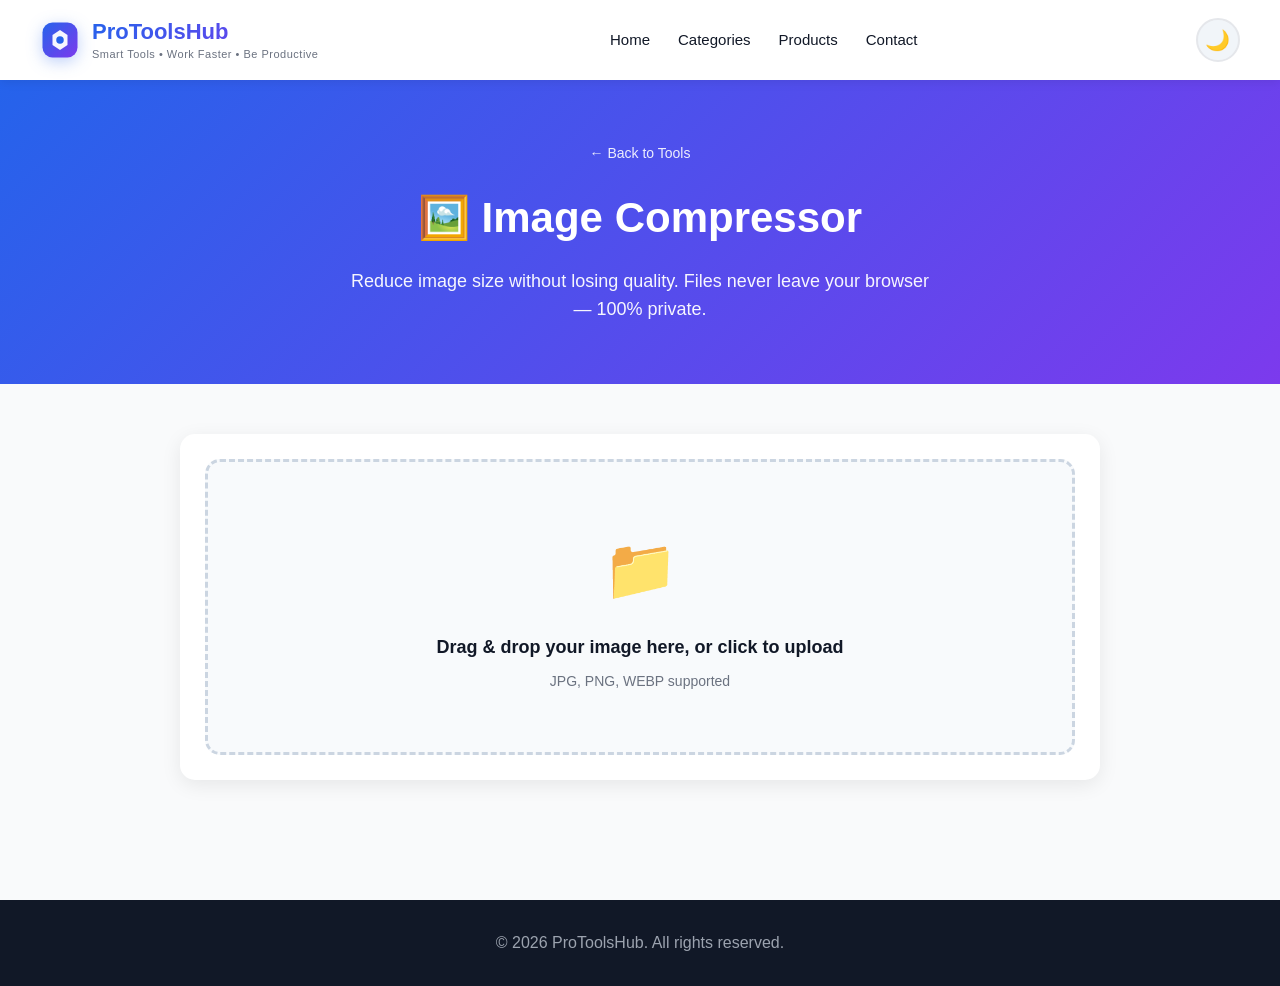
<file: image-compressor.html>
<!DOCTYPE html>
<html lang="en">
<head>
  <meta charset="UTF-8">
  <meta name="viewport" content="width=device-width, initial-scale=1.0">
  <title>Free Image Compressor - ProToolsHub</title>
  <meta name="description" content="Free online image compressor. Reduce image size without losing quality. Works offline, no upload needed.">

  <link rel="icon" type="image/svg+xml" href="data:image/svg+xml,%3Csvg xmlns='http://www.w3.org/2000/svg' viewBox='0 0 32 32'%3E%3Cdefs%3E%3ClinearGradient id='g' x1='0%25' y1='0%25' x2='100%25' y2='100%25'%3E%3Cstop offset='0%25' stop-color='%232563eb'/%3E%3Cstop offset='100%25' stop-color='%237c3aed'/%3E%3C/linearGradient%3E%3C/defs%3E%3Crect width='32' height='32' rx='8' fill='url(%23g)'/%3E%3Cpath d='M10 12 L16 8 L22 12 L22 20 L16 24 L10 20 Z' fill='white'/%3E%3Ccircle cx='16' cy='16' r='3' fill='%232563eb'/%3E%3C/svg%3E">

  <link rel="stylesheet" href="style.css?v=9">
  <link rel="stylesheet" href="tool.css?v=6">
</head>
<body>

  <!-- HEADER -->
  <header>
    <a href="index.html" class="logo" style="text-decoration: none;">
      <svg width="40" height="40" viewBox="0 0 32 32" xmlns="http://www.w3.org/2000/svg">
        <defs>
          <linearGradient id="logoGrad" x1="0%" y1="0%" x2="100%" y2="100%">
            <stop offset="0%" style="stop-color:#2563eb"/>
            <stop offset="100%" style="stop-color:#7c3aed"/>
          </linearGradient>
        </defs>
        <rect x="2" y="2" width="28" height="28" rx="8" fill="url(#logoGrad)"/>
        <path d="M10 12 L16 8 L22 12 L22 20 L16 24 L10 20 Z" fill="white" opacity="0.95"/>
        <circle cx="16" cy="16" r="3" fill="#2563eb"/>
      </svg>
      <div class="logo-text">
        <span class="logo-name">ProToolsHub</span>
        <span class="logo-tagline">Smart Tools • Work Faster • Be Productive</span>
      </div>
    </a>
    <nav>
      <a href="index.html">Home</a>
      <a href="index.html#tools">Categories</a>
      <a href="index.html#products">Products</a>
      <a href="index.html#contact">Contact</a>
    </nav>
    <button id="themeToggle" class="theme-toggle" title="Toggle Dark Mode">
      <span id="themeIcon">🌙</span>
    </button>
  </header>

  <!-- TOOL HERO -->
  <section class="tool-hero">
    <a href="index.html#tools" class="back-link">← Back to Tools</a>
    <h1>🖼️ Image Compressor</h1>
    <p>Reduce image size without losing quality. Files never leave your browser — 100% private.</p>
  </section>

  <!-- TOOL MAIN -->
  <section class="tool-container">

    <!-- Upload Box -->
    <div class="tool-box">
      <div id="dropZone" class="drop-zone">
        <div class="drop-icon">📁</div>
        <p class="drop-text">Drag & drop your image here, or click to upload</p>
        <p class="drop-subtext">JPG, PNG, WEBP supported</p>
        <input type="file" id="fileInput" accept="image/*" hidden>
      </div>
    </div>

    <!-- Quality Slider -->
    <div class="tool-box" id="qualityBox" style="display:none;">
      <label style="display:block; margin-bottom:10px; font-weight:600; color:#374151;">
        Quality: <span id="qualityValue">80</span>%
      </label>
      <input type="range" id="qualitySlider" min="10" max="100" value="80" style="width:100%;">
      <p style="color:#6b7280; font-size:13px; margin-top:8px;">
        Lower quality = smaller size, higher quality = bigger size
      </p>
    </div>

    <!-- Preview -->
    <div id="previewBox" style="display:none;">
      <div class="preview-grid">
        <div class="preview-card">
          <h3>Before</h3>
          <img id="beforeImg" alt="Before">
          <p class="file-size" id="beforeSize">0 KB</p>
        </div>
        <div class="preview-card">
          <h3>After</h3>
          <img id="afterImg" alt="After">
          <p class="file-size highlight-size" id="afterSize">0 KB</p>
        </div>
      </div>

      <div class="savings-badge" id="savingsBadge">
        🎉 <span id="savingsText">0% saved</span>
      </div>

      <div class="tool-actions" style="justify-content:center;">
        <button id="compressBtn" class="btn-secondary">🔄 Compress Again</button>
        <button id="downloadBtn" class="btn-danger">⬇️ Download Compressed</button>
        <button id="resetBtn" class="btn-secondary">🗑️ Reset</button>
      </div>
    </div>

  </section>

  <!-- FOOTER -->
  <footer>
    <p>© <span id="year"></span> ProToolsHub. All rights reserved.</p>
  </footer>

  <script src="script.js"></script>
  <script>trackToolView("image-compressor", "Image Compressor", "images/2hero.png");</script>
  <script src="image-compressor.js"></script>
</body>
</html>
</file>
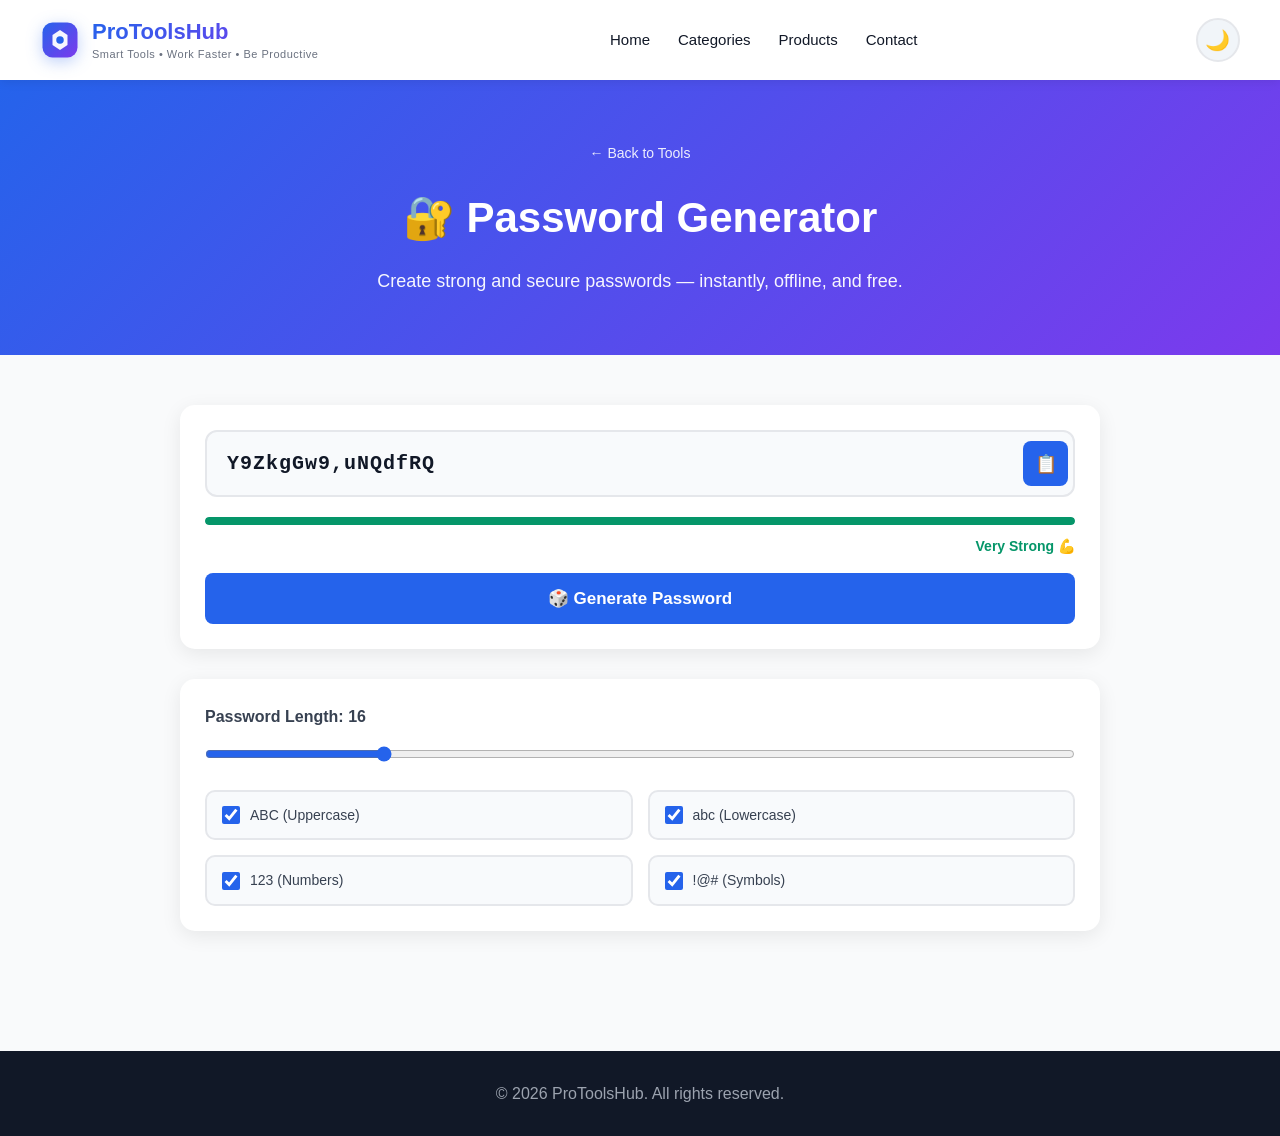
<file: password-generator.html>
<!DOCTYPE html>
<html lang="en">
<head>
  <meta charset="UTF-8">
  <meta name="viewport" content="width=device-width, initial-scale=1.0">
  <title>Free Password Generator - ProToolsHub</title>
  <meta name="description" content="Free online password generator. Create strong, secure passwords instantly. Works offline.">

  <link rel="icon" type="image/svg+xml" href="data:image/svg+xml,%3Csvg xmlns='http://www.w3.org/2000/svg' viewBox='0 0 32 32'%3E%3Cdefs%3E%3ClinearGradient id='g' x1='0%25' y1='0%25' x2='100%25' y2='100%25'%3E%3Cstop offset='0%25' stop-color='%232563eb'/%3E%3Cstop offset='100%25' stop-color='%237c3aed'/%3E%3C/linearGradient%3E%3C/defs%3E%3Crect width='32' height='32' rx='8' fill='url(%23g)'/%3E%3Cpath d='M10 12 L16 8 L22 12 L22 20 L16 24 L10 20 Z' fill='white'/%3E%3Ccircle cx='16' cy='16' r='3' fill='%232563eb'/%3E%3C/svg%3E">

  <link rel="stylesheet" href="style.css?v=6">
  <link rel="stylesheet" href="tool.css?v=6">
</head>
<body>

  <!-- HEADER -->
  <header>
    <a href="index.html" class="logo" style="text-decoration: none;">
      <svg width="40" height="40" viewBox="0 0 32 32" xmlns="http://www.w3.org/2000/svg">
        <defs>
          <linearGradient id="logoGrad" x1="0%" y1="0%" x2="100%" y2="100%">
            <stop offset="0%" style="stop-color:#2563eb"/>
            <stop offset="100%" style="stop-color:#7c3aed"/>
          </linearGradient>
        </defs>
        <rect x="2" y="2" width="28" height="28" rx="8" fill="url(#logoGrad)"/>
        <path d="M10 12 L16 8 L22 12 L22 20 L16 24 L10 20 Z" fill="white" opacity="0.95"/>
        <circle cx="16" cy="16" r="3" fill="#2563eb"/>
      </svg>
      <div class="logo-text">
        <span class="logo-name">ProToolsHub</span>
        <span class="logo-tagline">Smart Tools • Work Faster • Be Productive</span>
      </div>
    </a>
    <nav>
      <a href="index.html">Home</a>
      <a href="index.html#tools">Categories</a>
      <a href="index.html#products">Products</a>
      <a href="index.html#contact">Contact</a>
    </nav>
    <button id="themeToggle" class="theme-toggle" title="Toggle Dark Mode">
      <span id="themeIcon">🌙</span>
    </button>
  </header>

  <!-- TOOL HERO -->
  <section class="tool-hero">
    <a href="index.html#tools" class="back-link">← Back to Tools</a>
    <h1>🔐 Password Generator</h1>
    <p>Create strong and secure passwords — instantly, offline, and free.</p>
  </section>

  <!-- TOOL MAIN -->
  <section class="tool-container">

    <!-- Password Display -->
    <div class="tool-box">
      <div class="password-display">
        <input type="text" id="passwordOutput" readonly value="Click Generate">
        <button id="copyBtn" class="copy-icon" title="Copy">📋</button>
      </div>

      <!-- Strength Meter -->
      <div class="strength-meter">
        <div class="strength-bar" id="strengthBar"></div>
      </div>
      <p class="strength-text" id="strengthText">—</p>

      <button id="generateBtn" class="btn-secondary" style="width:100%; padding:15px; font-size:17px; margin-top:15px;">
        🎲 Generate Password
      </button>
    </div>

    <!-- Options -->
    <div class="tool-box">
      <label style="display:block; margin-bottom:15px; font-weight:600; color:#374151;">
        Password Length: <span id="lengthValue">16</span>
      </label>
      <input type="range" id="lengthSlider" min="4" max="64" value="16" style="width:100%;">

      <div class="options-grid">
        <label class="checkbox-label">
          <input type="checkbox" id="useUpper" checked>
          <span>ABC (Uppercase)</span>
        </label>
        <label class="checkbox-label">
          <input type="checkbox" id="useLower" checked>
          <span>abc (Lowercase)</span>
        </label>
        <label class="checkbox-label">
          <input type="checkbox" id="useNumbers" checked>
          <span>123 (Numbers)</span>
        </label>
        <label class="checkbox-label">
          <input type="checkbox" id="useSymbols" checked>
          <span>!@# (Symbols)</span>
        </label>
      </div>
    </div>

  </section>

  <!-- FOOTER -->
  <footer>
    <p>© <span id="year"></span> ProToolsHub. All rights reserved.</p>
  </footer>

  <script src="script.js"></script>
  <script src="password-generator.js"></script>
</body>
</html>
</file>
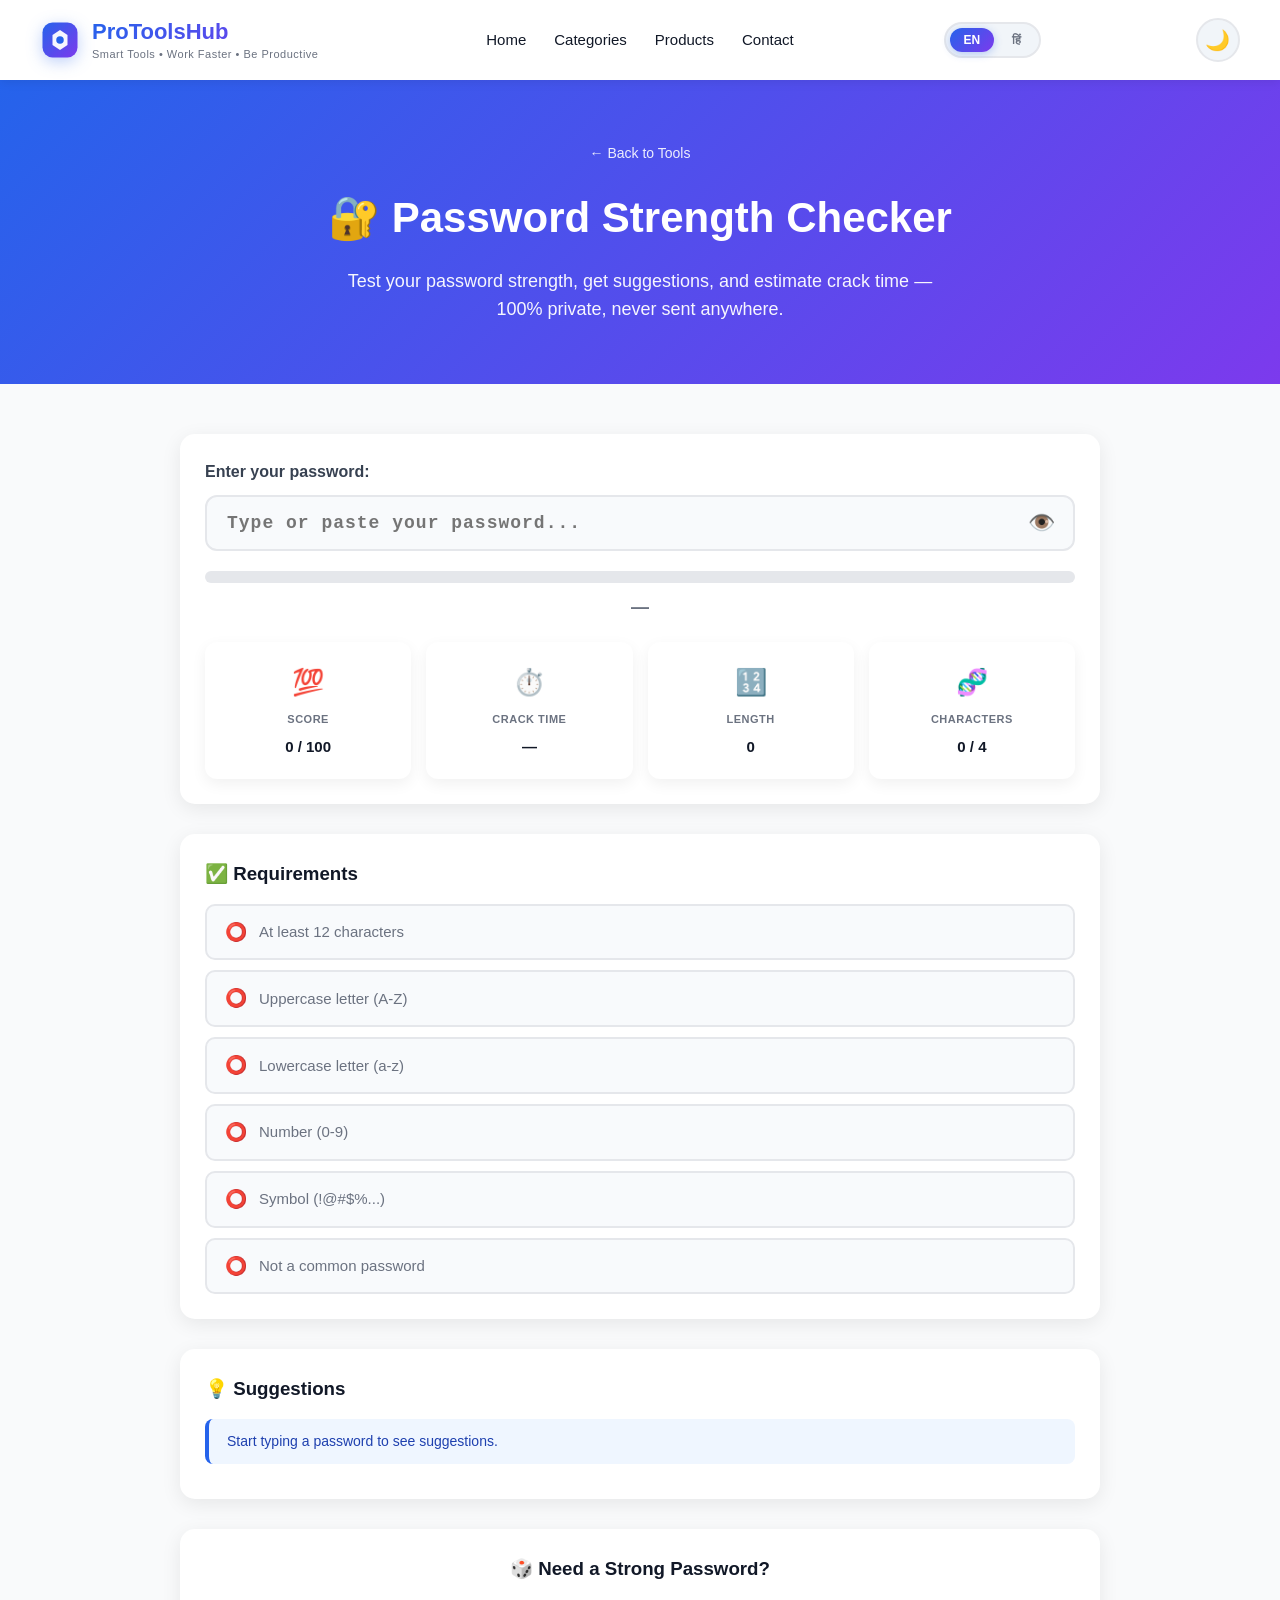
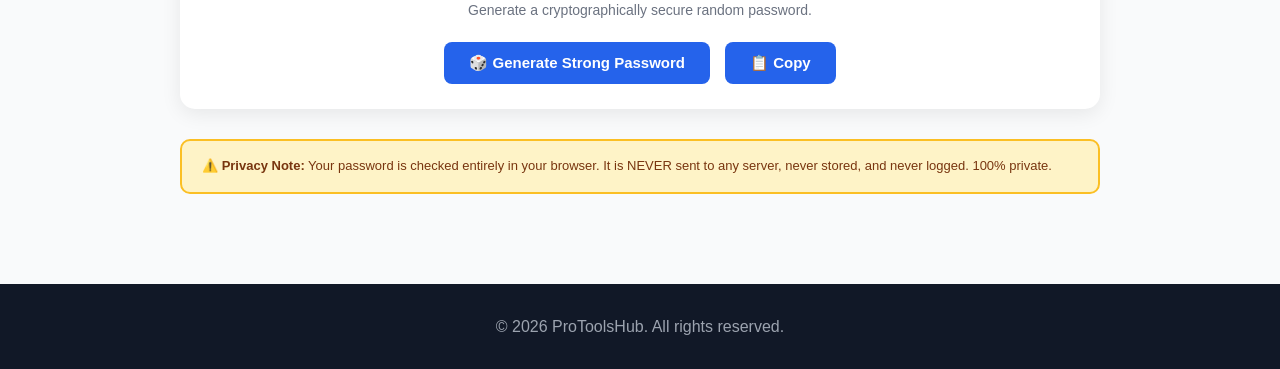
<file: password-strength-checker.html>
<!DOCTYPE html>
<html lang="en">
<head>
  <meta charset="UTF-8">
  <meta name="viewport" content="width=device-width, initial-scale=1.0">
  <title>Password Strength Checker - ProToolsHub</title>
  <meta name="description" content="Free password strength checker. Test your password strength, get suggestions, and estimate crack time.">

  <link rel="icon" type="image/svg+xml" href="data:image/svg+xml,%3Csvg xmlns='http://www.w3.org/2000/svg' viewBox='0 0 32 32'%3E%3Cdefs%3E%3ClinearGradient id='g' x1='0%25' y1='0%25' x2='100%25' y2='100%25'%3E%3Cstop offset='0%25' stop-color='%232563eb'/%3E%3Cstop offset='100%25' stop-color='%237c3aed'/%3E%3C/linearGradient%3E%3C/defs%3E%3Crect width='32' height='32' rx='8' fill='url(%23g)'/%3E%3Cpath d='M10 12 L16 8 L22 12 L22 20 L16 24 L10 20 Z' fill='white'/%3E%3Ccircle cx='16' cy='16' r='3' fill='%232563eb'/%3E%3C/svg%3E">

  <link rel="stylesheet" href="style.css?v=17">
  <link rel="stylesheet" href="tool.css?v=16">
</head>
<body>

  <!-- HEADER -->
  <header>
    <a href="index.html" class="logo" style="text-decoration: none;">
      <svg width="40" height="40" viewBox="0 0 32 32" xmlns="http://www.w3.org/2000/svg">
        <defs>
          <linearGradient id="logoGrad" x1="0%" y1="0%" x2="100%" y2="100%">
            <stop offset="0%" style="stop-color:#2563eb"/>
            <stop offset="100%" style="stop-color:#7c3aed"/>
          </linearGradient>
        </defs>
        <rect x="2" y="2" width="28" height="28" rx="8" fill="url(#logoGrad)"/>
        <path d="M10 12 L16 8 L22 12 L22 20 L16 24 L10 20 Z" fill="white" opacity="0.95"/>
        <circle cx="16" cy="16" r="3" fill="#2563eb"/>
      </svg>
      <div class="logo-text">
        <span class="logo-name">ProToolsHub</span>
        <span class="logo-tagline" data-en="Smart Tools • Work Faster • Be Productive" data-hi="स्मार्ट टूल्स • तेज़ काम • ज़्यादा उत्पादक">Smart Tools • Work Faster • Be Productive</span>
      </div>
    </a>
    <nav>
      <a href="index.html" data-en="Home" data-hi="होम">Home</a>
      <a href="index.html#tools" data-en="Categories" data-hi="श्रेणियाँ">Categories</a>
      <a href="index.html#products" data-en="Products" data-hi="उत्पाद">Products</a>
      <a href="index.html#contact" data-en="Contact" data-hi="संपर्क">Contact</a>
    </nav>
    <div class="lang-selector">
      <button class="lang-btn active" data-lang="en">EN</button>
      <button class="lang-btn" data-lang="hi">हिं</button>
    </div>
    <button id="themeToggle" class="theme-toggle" title="Toggle Dark Mode">
      <span id="themeIcon">🌙</span>
    </button>
  </header>

  <!-- TOOL HERO -->
  <section class="tool-hero">
    <a href="index.html#tools" class="back-link" data-en="← Back to Tools" data-hi="← टूल्स पर वापस जाएँ">← Back to Tools</a>
    <h1 data-en="🔐 Password Strength Checker" data-hi="🔐 पासवर्ड स्ट्रेंथ चेकर">🔐 Password Strength Checker</h1>
    <p data-en="Test your password strength, get suggestions, and estimate crack time — 100% private, never sent anywhere." data-hi="अपने पासवर्ड की मजबूती जाँचें, सुझाव पाएँ, और अनुमानित समय देखें — 100% निजी।">Test your password strength, get suggestions, and estimate crack time — 100% private, never sent anywhere.</p>
  </section>

  <!-- TOOL MAIN -->
  <section class="tool-container">

    <!-- Input Box -->
    <div class="tool-box">
      <label style="display:block; margin-bottom:10px; font-weight:600; color:#374151;" data-en="Enter your password:" data-hi="अपना पासवर्ड डालें:">Enter your password:</label>

      <div class="pwd-input-wrap">
        <input type="password" id="pwdInput" placeholder="Type or paste your password..." autocomplete="off">
        <button id="togglePwdBtn" class="pwd-toggle-btn" title="Show/Hide">👁️</button>
      </div>

      <!-- Strength Meter -->
      <div class="pwd-strength-meter">
        <div class="pwd-strength-bar" id="pwdStrengthBar"></div>
      </div>

      <div class="pwd-strength-text" id="pwdStrengthText">—</div>

      <!-- Score & Crack Time -->
      <div class="age-info-grid" style="margin-top:20px;">
        <div class="age-info-card">
          <div class="age-info-icon">💯</div>
          <div class="age-info-title" data-en="Score" data-hi="स्कोर">Score</div>
          <div class="age-info-value" id="pwdScore">0 / 100</div>
        </div>
        <div class="age-info-card">
          <div class="age-info-icon">⏱️</div>
          <div class="age-info-title" data-en="Crack Time" data-hi="क्रैक समय">Crack Time</div>
          <div class="age-info-value" id="pwdCrackTime">—</div>
        </div>
        <div class="age-info-card">
          <div class="age-info-icon">🔢</div>
          <div class="age-info-title" data-en="Length" data-hi="लंबाई">Length</div>
          <div class="age-info-value" id="pwdLength">0</div>
        </div>
        <div class="age-info-card">
          <div class="age-info-icon">🧬</div>
          <div class="age-info-title" data-en="Characters" data-hi="कैरेक्टर">Characters</div>
          <div class="age-info-value" id="pwdCharTypes">0 / 4</div>
        </div>
      </div>
    </div>

    <!-- Requirements Checklist -->
    <div class="tool-box">
      <h3 style="margin-bottom:15px; color:#111827;" data-en="✅ Requirements" data-hi="✅ आवश्यकताएँ">✅ Requirements</h3>

      <div class="pwd-checklist">
        <div class="pwd-check" id="checkLength">
          <span class="check-icon">⭕</span>
          <span data-en="At least 12 characters" data-hi="कम से कम 12 कैरेक्टर">At least 12 characters</span>
        </div>
        <div class="pwd-check" id="checkUpper">
          <span class="check-icon">⭕</span>
          <span data-en="Uppercase letter (A-Z)" data-hi="बड़े अक्षर (A-Z)">Uppercase letter (A-Z)</span>
        </div>
        <div class="pwd-check" id="checkLower">
          <span class="check-icon">⭕</span>
          <span data-en="Lowercase letter (a-z)" data-hi="छोटे अक्षर (a-z)">Lowercase letter (a-z)</span>
        </div>
        <div class="pwd-check" id="checkNumber">
          <span class="check-icon">⭕</span>
          <span data-en="Number (0-9)" data-hi="संख्या (0-9)">Number (0-9)</span>
        </div>
        <div class="pwd-check" id="checkSymbol">
          <span class="check-icon">⭕</span>
          <span data-en="Symbol (!@#$%...)" data-hi="सिंबल (!@#$%...)">Symbol (!@#$%...)</span>
        </div>
        <div class="pwd-check" id="checkCommon">
          <span class="check-icon">⭕</span>
          <span data-en="Not a common password" data-hi="कोई सामान्य पासवर्ड नहीं">Not a common password</span>
        </div>
      </div>
    </div>

    <!-- Suggestions -->
    <div class="tool-box">
      <h3 style="margin-bottom:15px; color:#111827;" data-en="💡 Suggestions" data-hi="💡 सुझाव">💡 Suggestions</h3>
      <ul class="pwd-suggestions" id="pwdSuggestions">
        <li data-en="Start typing a password to see suggestions." data-hi="सुझाव देखने के लिए पासवर्ड टाइप करें।">Start typing a password to see suggestions.</li>
      </ul>
    </div>

    <!-- Generate Strong Password -->
    <div class="tool-box" style="text-align:center;">
      <h3 style="margin-bottom:15px; color:#111827;" data-en="🎲 Need a Strong Password?" data-hi="🎲 मजबूत पासवर्ड चाहिए?">🎲 Need a Strong Password?</h3>
      <p style="color:#6b7280; margin-bottom:20px; font-size:14px;" data-en="Generate a cryptographically secure random password." data-hi="क्रिप्टोग्राफिक रूप से सुरक्षित रैंडम पासवर्ड बनाएँ।">Generate a cryptographically secure random password.</p>

      <div class="tool-actions" style="justify-content:center;">
        <button id="generateStrongBtn" class="btn-secondary" data-en="🎲 Generate Strong Password" data-hi="🎲 मजबूत पासवर्ड बनाएँ">🎲 Generate Strong Password</button>
        <button id="copyStrongBtn" class="btn-secondary" data-en="📋 Copy" data-hi="📋 कॉपी">📋 Copy</button>
      </div>
    </div>

    <!-- Privacy Disclaimer -->
    <div class="medical-disclaimer">
      ⚠️ <strong data-en="Privacy Note:" data-hi="गोपनीयता नोट:">Privacy Note:</strong>
      <span data-en="Your password is checked entirely in your browser. It is NEVER sent to any server, never stored, and never logged. 100% private." data-hi="आपका पासवर्ड पूरी तरह ब्राउज़र में जाँचा जाता है। यह कभी किसी सर्वर पर नहीं भेजा जाता। 100% निजी।">Your password is checked entirely in your browser. It is NEVER sent to any server, never stored, and never logged. 100% private.</span>
    </div>

  </section>

  <!-- FOOTER -->
  <footer>
    <p>© <span id="year"></span> ProToolsHub. <span data-en="All rights reserved." data-hi="सर्वाधिकार सुरक्षित।">All rights reserved.</span></p>
  </footer>

  <script src="script.js"></script>
  <script>trackToolView("password-strength-checker", "Password Strength Checker", "images/18hero.png");</script>
  <script src="password-strength-checker.js"></script>
</body>
</html>
</file>
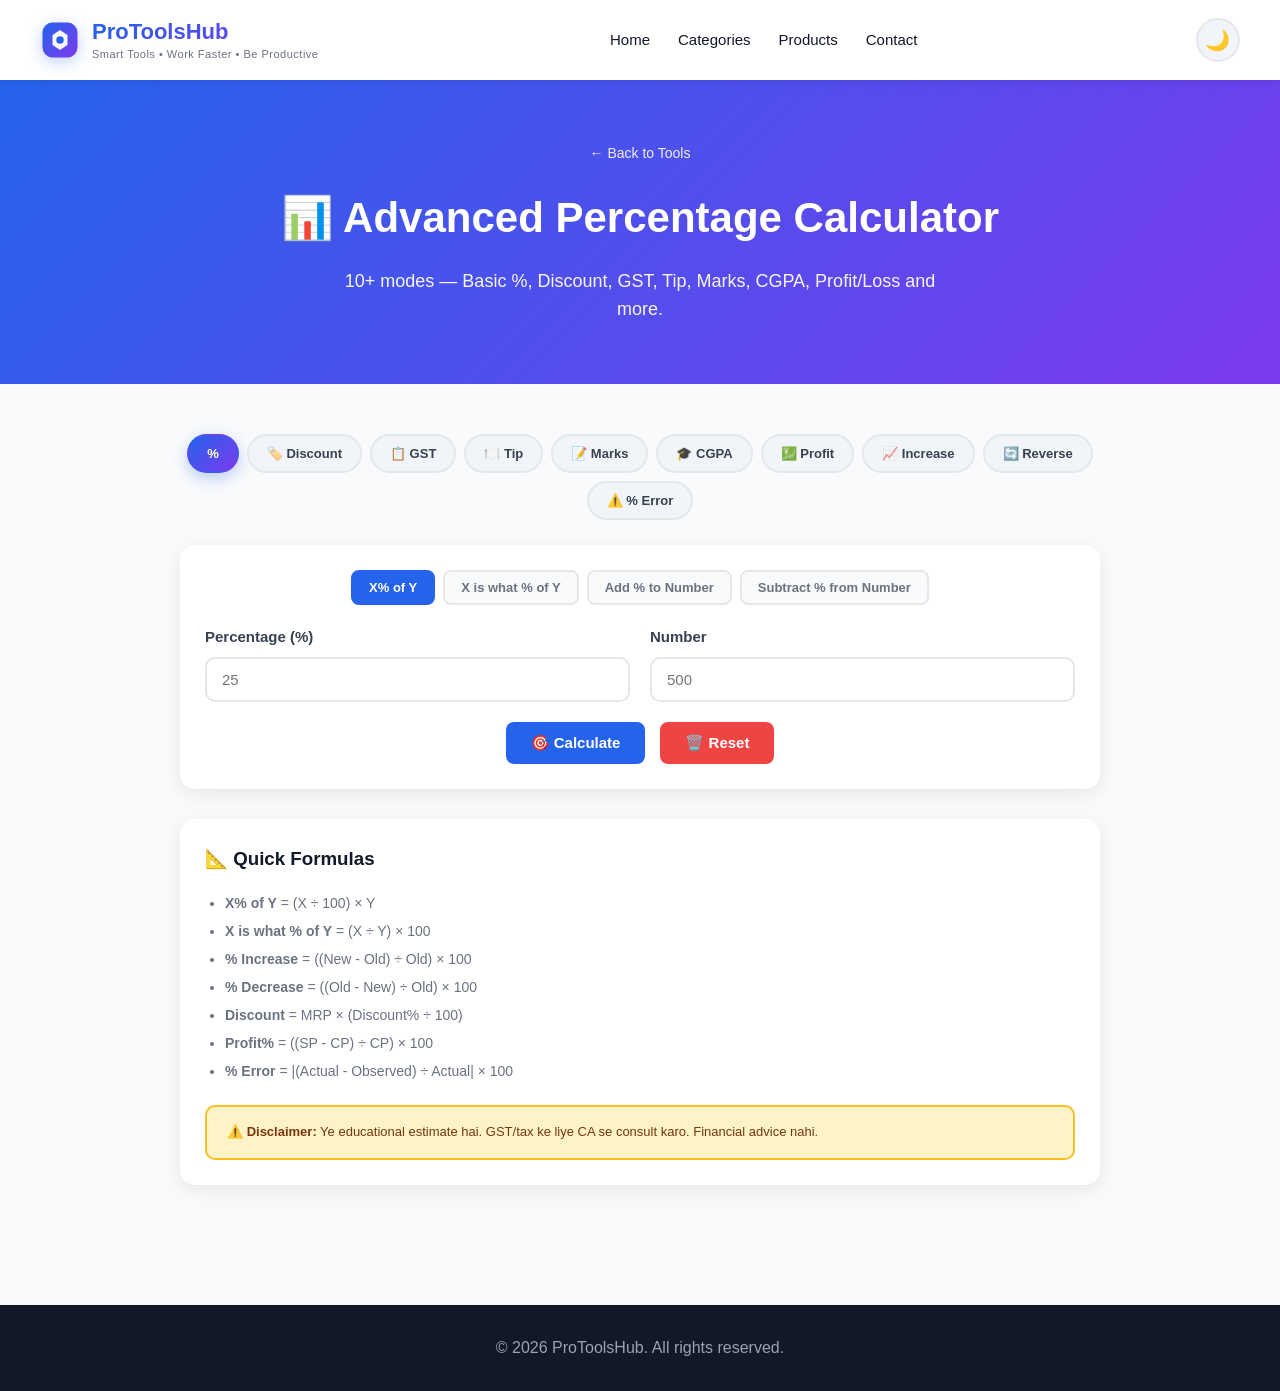
<file: percentage-calculator.html>
<!DOCTYPE html>
<html lang="en">
<head>
  <meta charset="UTF-8">
  <meta name="viewport" content="width=device-width, initial-scale=1.0">
  <title>Advanced Percentage Calculator - ProToolsHub</title>
  <meta name="description" content="Advanced percentage calculator with discount, GST, tip, marks, CGPA, profit/loss and 10+ modes. Free, offline, no signup.">

  <link rel="icon" type="image/svg+xml" href="data:image/svg+xml,%3Csvg xmlns='http://www.w3.org/2000/svg' viewBox='0 0 32 32'%3E%3Cdefs%3E%3ClinearGradient id='g' x1='0%25' y1='0%25' x2='100%25' y2='100%25'%3E%3Cstop offset='0%25' stop-color='%232563eb'/%3E%3Cstop offset='100%25' stop-color='%237c3aed'/%3E%3C/linearGradient%3E%3C/defs%3E%3Crect width='32' height='32' rx='8' fill='url(%23g)'/%3E%3Cpath d='M10 12 L16 8 L22 12 L22 20 L16 24 L10 20 Z' fill='white'/%3E%3Ccircle cx='16' cy='16' r='3' fill='%232563eb'/%3E%3C/svg%3E">

  <link rel="stylesheet" href="style.css?v=12">
  <link rel="stylesheet" href="tool.css?v=12">
</head>
<body>

  <!-- HEADER -->
  <header>
    <a href="index.html" class="logo" style="text-decoration: none;">
      <svg width="40" height="40" viewBox="0 0 32 32" xmlns="http://www.w3.org/2000/svg">
        <defs>
          <linearGradient id="logoGrad" x1="0%" y1="0%" x2="100%" y2="100%">
            <stop offset="0%" style="stop-color:#2563eb"/>
            <stop offset="100%" style="stop-color:#7c3aed"/>
          </linearGradient>
        </defs>
        <rect x="2" y="2" width="28" height="28" rx="8" fill="url(#logoGrad)"/>
        <path d="M10 12 L16 8 L22 12 L22 20 L16 24 L10 20 Z" fill="white" opacity="0.95"/>
        <circle cx="16" cy="16" r="3" fill="#2563eb"/>
      </svg>
      <div class="logo-text">
        <span class="logo-name">ProToolsHub</span>
        <span class="logo-tagline">Smart Tools • Work Faster • Be Productive</span>
      </div>
    </a>
    <nav>
      <a href="index.html">Home</a>
      <a href="index.html#tools">Categories</a>
      <a href="index.html#products">Products</a>
      <a href="index.html#contact">Contact</a>
    </nav>
    <button id="themeToggle" class="theme-toggle" title="Toggle Dark Mode">
      <span id="themeIcon">🌙</span>
    </button>
  </header>

  <!-- TOOL HERO -->
  <section class="tool-hero">
    <a href="index.html#tools" class="back-link">← Back to Tools</a>
    <h1>📊 Advanced Percentage Calculator</h1>
    <p>10+ modes — Basic %, Discount, GST, Tip, Marks, CGPA, Profit/Loss and more.</p>
  </section>

  <!-- TOOL MAIN -->
  <section class="tool-container">

    <!-- MODE SELECTOR -->
    <div class="mode-selector">
      <button class="mode-btn active" data-mode="basic">%</button>
      <button class="mode-btn" data-mode="discount">🏷️ Discount</button>
      <button class="mode-btn" data-mode="gst">📋 GST</button>
      <button class="mode-btn" data-mode="tip">🍽️ Tip</button>
      <button class="mode-btn" data-mode="marks">📝 Marks</button>
      <button class="mode-btn" data-mode="cgpa">🎓 CGPA</button>
      <button class="mode-btn" data-mode="profit">💹 Profit</button>
      <button class="mode-btn" data-mode="increase">📈 Increase</button>
      <button class="mode-btn" data-mode="reverse">🔄 Reverse</button>
      <button class="mode-btn" data-mode="error">⚠️ % Error</button>
    </div>

    <!-- RESULT DISPLAY -->
    <div id="resultBox" class="pct-result-box" style="display:none;">
      <div class="pct-main-result">
        <p class="age-label">Result</p>
        <div class="pct-value" id="pctResult">0</div>
        <div class="pct-sub" id="pctSub">—</div>
      </div>

      <div class="pct-steps" id="pctSteps">
        <strong>📐 Formula Used:</strong>
        <div id="formulaText" class="formula-text">—</div>
      </div>

      <div class="tool-actions" style="justify-content:center; margin-top:20px;">
        <button id="sharePctBtn" class="btn-secondary">📤 Share</button>
        <button id="copyPctBtn" class="btn-secondary">📋 Copy</button>
        <button id="historyBtn" class="btn-secondary">📜 History</button>
      </div>
    </div>

    <!-- MODE 1: BASIC -->
    <div class="mode-panel active" data-panel="basic">
      <div class="tool-box">
        <div class="tool-box-tabs">
          <button class="sub-tab active" data-sub="pctof">X% of Y</button>
          <button class="sub-tab" data-sub="whatpct">X is what % of Y</button>
          <button class="sub-tab" data-sub="addpct">Add % to Number</button>
          <button class="sub-tab" data-sub="subpct">Subtract % from Number</button>
        </div>

        <div class="basic-inputs">
          <div class="input-group">
            <label id="inp1Label">Percentage (%)</label>
            <input type="number" id="basicA" placeholder="25">
          </div>
          <div class="input-group">
            <label id="inp2Label">Number</label>
            <input type="number" id="basicB" placeholder="500">
          </div>
        </div>

        <div class="tool-actions" style="justify-content:center;">
          <button id="basicCalcBtn" class="btn-secondary">🎯 Calculate</button>
          <button id="basicResetBtn" class="btn-danger">🗑️ Reset</button>
        </div>
      </div>
    </div>

    <!-- MODE 2: DISCOUNT -->
    <div class="mode-panel" data-panel="discount">
      <div class="tool-box">
        <div class="bmi-inputs-grid">
          <div class="input-group">
            <label>MRP / Original Price (₹)</label>
            <input type="number" id="discMrp" placeholder="1000">
          </div>
          <div class="input-group">
            <label>Discount (%)</label>
            <input type="number" id="discPct" placeholder="20">
          </div>
        </div>
        <div class="tool-actions" style="justify-content:center;">
          <button id="discCalcBtn" class="btn-secondary">🎯 Calculate</button>
          <button id="discResetBtn" class="btn-danger">🗑️ Reset</button>
        </div>
      </div>
    </div>

    <!-- MODE 3: GST -->
    <div class="mode-panel" data-panel="gst">
      <div class="tool-box">
        <div class="tool-box-tabs">
          <button class="sub-tab active" data-gstsub="add">Add GST</button>
          <button class="sub-tab" data-gstsub="remove">Remove GST</button>
        </div>

        <div class="bmi-inputs-grid">
          <div class="input-group">
            <label>Amount (₹)</label>
            <input type="number" id="gstAmt" placeholder="1000">
          </div>
          <div class="input-group">
            <label>GST Rate</label>
            <select id="gstRate">
              <option value="5">5%</option>
              <option value="12">12%</option>
              <option value="18" selected>18%</option>
              <option value="28">28%</option>
            </select>
          </div>
        </div>
        <div class="tool-actions" style="justify-content:center;">
          <button id="gstCalcBtn" class="btn-secondary">🎯 Calculate</button>
          <button id="gstResetBtn" class="btn-danger">🗑️ Reset</button>
        </div>
      </div>
    </div>

    <!-- MODE 4: TIP -->
    <div class="mode-panel" data-panel="tip">
      <div class="tool-box">
        <div class="bmi-inputs-grid">
          <div class="input-group">
            <label>Bill Amount (₹)</label>
            <input type="number" id="tipBill" placeholder="500">
          </div>
          <div class="input-group">
            <label>Tip (%)</label>
            <input type="number" id="tipPct" placeholder="10">
          </div>
          <div class="input-group">
            <label>Split Between (people)</label>
            <input type="number" id="tipPeople" placeholder="2" value="1" min="1">
          </div>
        </div>
        <div class="tool-actions" style="justify-content:center;">
          <button id="tipCalcBtn" class="btn-secondary">🎯 Calculate</button>
          <button id="tipResetBtn" class="btn-danger">🗑️ Reset</button>
        </div>
      </div>
    </div>

    <!-- MODE 5: MARKS -->
    <div class="mode-panel" data-panel="marks">
      <div class="tool-box">
        <div class="bmi-inputs-grid">
          <div class="input-group">
            <label>Marks Obtained</label>
            <input type="number" id="marksObt" placeholder="450">
          </div>
          <div class="input-group">
            <label>Total Marks</label>
            <input type="number" id="marksTotal" placeholder="500">
          </div>
        </div>
        <div class="tool-actions" style="justify-content:center;">
          <button id="marksCalcBtn" class="btn-secondary">🎯 Calculate</button>
          <button id="marksResetBtn" class="btn-danger">🗑️ Reset</button>
        </div>
      </div>
    </div>

    <!-- MODE 6: CGPA -->
    <div class="mode-panel" data-panel="cgpa">
      <div class="tool-box">
        <div class="tool-box-tabs">
          <button class="sub-tab active" data-cgpasub="toPct">CGPA → %</button>
          <button class="sub-tab" data-cgpasub="toCgpa">% → CGPA</button>
        </div>

        <div class="input-group">
          <label id="cgpaLabel">CGPA (0-10)</label>
          <input type="number" id="cgpaInput" placeholder="8.5" step="0.01">
        </div>

        <div class="tool-actions" style="justify-content:center;">
          <button id="cgpaCalcBtn" class="btn-secondary">🎯 Calculate</button>
          <button id="cgpaResetBtn" class="btn-danger">🗑️ Reset</button>
        </div>
      </div>
    </div>

    <!-- MODE 7: PROFIT -->
    <div class="mode-panel" data-panel="profit">
      <div class="tool-box">
        <div class="bmi-inputs-grid">
          <div class="input-group">
            <label>Cost Price (₹)</label>
            <input type="number" id="profitCp" placeholder="500">
          </div>
          <div class="input-group">
            <label>Selling Price (₹)</label>
            <input type="number" id="profitSp" placeholder="600">
          </div>
        </div>
        <div class="tool-actions" style="justify-content:center;">
          <button id="profitCalcBtn" class="btn-secondary">🎯 Calculate</button>
          <button id="profitResetBtn" class="btn-danger">🗑️ Reset</button>
        </div>
      </div>
    </div>

    <!-- MODE 8: INCREASE -->
    <div class="mode-panel" data-panel="increase">
      <div class="tool-box">
        <div class="bmi-inputs-grid">
          <div class="input-group">
            <label>Original Value</label>
            <input type="number" id="incFrom" placeholder="100">
          </div>
          <div class="input-group">
            <label>New Value</label>
            <input type="number" id="incTo" placeholder="150">
          </div>
        </div>
        <div class="tool-actions" style="justify-content:center;">
          <button id="incCalcBtn" class="btn-secondary">🎯 Calculate</button>
          <button id="incResetBtn" class="btn-danger">🗑️ Reset</button>
        </div>
      </div>
    </div>

    <!-- MODE 9: REVERSE -->
    <div class="mode-panel" data-panel="reverse">
      <div class="tool-box">
        <p style="color:#6b7280; margin-bottom:20px; font-size:14px;">
          Example: Agar 25% = 125, to 100% = ?
        </p>
        <div class="bmi-inputs-grid">
          <div class="input-group">
            <label>Known Percentage (%)</label>
            <input type="number" id="revPct" placeholder="25">
          </div>
          <div class="input-group">
            <label>Known Value</label>
            <input type="number" id="revVal" placeholder="125">
          </div>
        </div>
        <div class="tool-actions" style="justify-content:center;">
          <button id="revCalcBtn" class="btn-secondary">🎯 Calculate</button>
          <button id="revResetBtn" class="btn-danger">🗑️ Reset</button>
        </div>
      </div>
    </div>

    <!-- MODE 10: % ERROR -->
    <div class="mode-panel" data-panel="error">
      <div class="tool-box">
        <div class="bmi-inputs-grid">
          <div class="input-group">
            <label>Actual Value</label>
            <input type="number" id="errActual" placeholder="100">
          </div>
          <div class="input-group">
            <label>Observed / Measured Value</label>
            <input type="number" id="errObserved" placeholder="105">
          </div>
        </div>
        <div class="tool-actions" style="justify-content:center;">
          <button id="errCalcBtn" class="btn-secondary">🎯 Calculate</button>
          <button id="errResetBtn" class="btn-danger">🗑️ Reset</button>
        </div>
      </div>
    </div>

    <!-- FORMULA REFERENCE -->
    <div class="tool-box" style="margin-top:30px;">
      <h3 style="margin-bottom:15px; color:#111827;">📐 Quick Formulas</h3>
      <ul style="color:#6b7280; padding-left:20px; line-height:2; font-size:14px;">
        <li><strong>X% of Y</strong> = (X ÷ 100) × Y</li>
        <li><strong>X is what % of Y</strong> = (X ÷ Y) × 100</li>
        <li><strong>% Increase</strong> = ((New - Old) ÷ Old) × 100</li>
        <li><strong>% Decrease</strong> = ((Old - New) ÷ Old) × 100</li>
        <li><strong>Discount</strong> = MRP × (Discount% ÷ 100)</li>
        <li><strong>Profit%</strong> = ((SP - CP) ÷ CP) × 100</li>
        <li><strong>% Error</strong> = |(Actual - Observed) ÷ Actual| × 100</li>
      </ul>

      <div class="medical-disclaimer" style="margin-top:20px;">
        ⚠️ <strong>Disclaimer:</strong> Ye educational estimate hai. GST/tax ke liye CA se consult karo. Financial advice nahi.
      </div>
    </div>

  </section>

  <!-- FOOTER -->
  <footer>
    <p>© <span id="year"></span> ProToolsHub. All rights reserved.</p>
  </footer>

  <script src="script.js"></script>
  <script>trackToolView("percentage-calculator", "Percentage Calculator", "images/14hero.png");</script>
  <script src="percentage-calculator.js"></script>
</body>
</html>
</file>
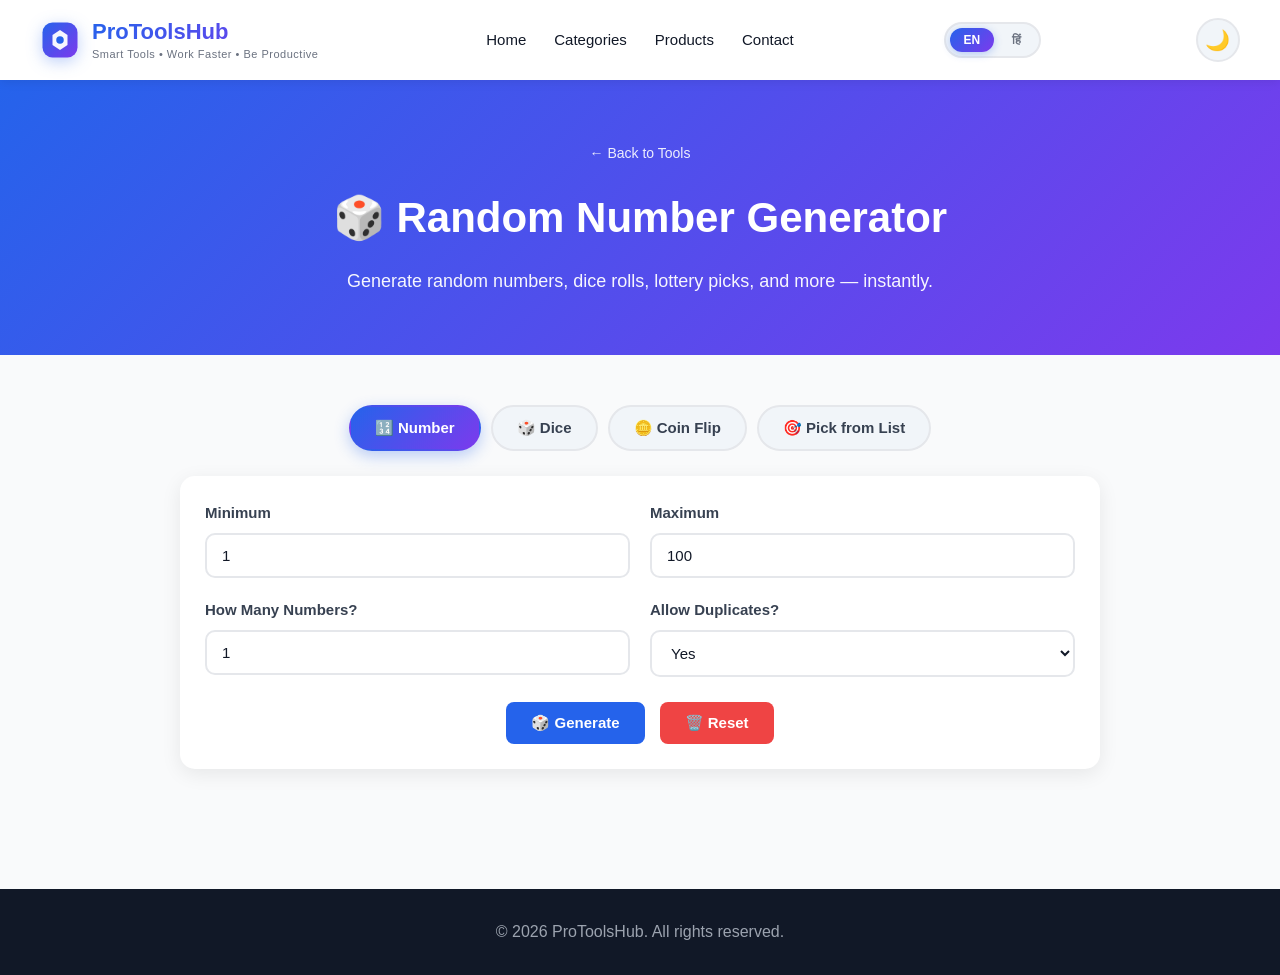
<file: random-number-generator.html>
<!DOCTYPE html>
<html lang="en">
<head>
  <meta charset="UTF-8">
  <meta name="viewport" content="width=device-width, initial-scale=1.0">
  <title>Random Number Generator - ProToolsHub</title>
  <meta name="description" content="Free online random number generator. Generate random numbers, dice rolls, lottery picks, and more.">

  <link rel="icon" type="image/svg+xml" href="data:image/svg+xml,%3Csvg xmlns='http://www.w3.org/2000/svg' viewBox='0 0 32 32'%3E%3Cdefs%3E%3ClinearGradient id='g' x1='0%25' y1='0%25' x2='100%25' y2='100%25'%3E%3Cstop offset='0%25' stop-color='%232563eb'/%3E%3Cstop offset='100%25' stop-color='%237c3aed'/%3E%3C/linearGradient%3E%3C/defs%3E%3Crect width='32' height='32' rx='8' fill='url(%23g)'/%3E%3Cpath d='M10 12 L16 8 L22 12 L22 20 L16 24 L10 20 Z' fill='white'/%3E%3Ccircle cx='16' cy='16' r='3' fill='%232563eb'/%3E%3C/svg%3E">

  <link rel="stylesheet" href="style.css?v=16">
  <link rel="stylesheet" href="tool.css?v=15">
</head>
<body>

  <!-- HEADER -->
  <header>
    <a href="index.html" class="logo" style="text-decoration: none;">
      <svg width="40" height="40" viewBox="0 0 32 32" xmlns="http://www.w3.org/2000/svg">
        <defs>
          <linearGradient id="logoGrad" x1="0%" y1="0%" x2="100%" y2="100%">
            <stop offset="0%" style="stop-color:#2563eb"/>
            <stop offset="100%" style="stop-color:#7c3aed"/>
          </linearGradient>
        </defs>
        <rect x="2" y="2" width="28" height="28" rx="8" fill="url(#logoGrad)"/>
        <path d="M10 12 L16 8 L22 12 L22 20 L16 24 L10 20 Z" fill="white" opacity="0.95"/>
        <circle cx="16" cy="16" r="3" fill="#2563eb"/>
      </svg>
      <div class="logo-text">
        <span class="logo-name">ProToolsHub</span>
        <span class="logo-tagline" data-en="Smart Tools • Work Faster • Be Productive" data-hi="स्मार्ट टूल्स • तेज़ काम • ज़्यादा उत्पादक">Smart Tools • Work Faster • Be Productive</span>
      </div>
    </a>
    <nav>
      <a href="index.html" data-en="Home" data-hi="होम">Home</a>
      <a href="index.html#tools" data-en="Categories" data-hi="श्रेणियाँ">Categories</a>
      <a href="index.html#products" data-en="Products" data-hi="उत्पाद">Products</a>
      <a href="index.html#contact" data-en="Contact" data-hi="संपर्क">Contact</a>
    </nav>
    <div class="lang-selector">
      <button class="lang-btn active" data-lang="en">EN</button>
      <button class="lang-btn" data-lang="hi">हिं</button>
    </div>
    <button id="themeToggle" class="theme-toggle" title="Toggle Dark Mode">
      <span id="themeIcon">🌙</span>
    </button>
  </header>

  <!-- TOOL HERO -->
  <section class="tool-hero">
    <a href="index.html#tools" class="back-link" data-en="← Back to Tools" data-hi="← टूल्स पर वापस जाएँ">← Back to Tools</a>
    <h1 data-en="🎲 Random Number Generator" data-hi="🎲 रैंडम नंबर जेनरेटर">🎲 Random Number Generator</h1>
    <p data-en="Generate random numbers, dice rolls, lottery picks, and more — instantly." data-hi="रैंडम नंबर, डाइस रोल, लॉटरी पिक — तुरंत जनरेट करें।">Generate random numbers, dice rolls, lottery picks, and more — instantly.</p>
  </section>

  <!-- TOOL MAIN -->
  <section class="tool-container">

    <!-- Tabs -->
    <div class="sw-tabs">
      <button class="sw-tab active" data-tab="number" data-en="🔢 Number" data-hi="🔢 नंबर">🔢 Number</button>
      <button class="sw-tab" data-tab="dice" data-en="🎲 Dice" data-hi="🎲 डाइस">🎲 Dice</button>
      <button class="sw-tab" data-tab="coin" data-en="🪙 Coin Flip" data-hi="🪙 सिक्का उछालें">🪙 Coin Flip</button>
      <button class="sw-tab" data-tab="pick" data-en="🎯 Pick from List" data-hi="🎯 लिस्ट से चुनें">🎯 Pick from List</button>
    </div>

    <!-- ===== NUMBER ===== -->
    <div id="tab-number" class="sw-panel active">
      <div class="tool-box">
        <div class="bmi-inputs-grid">
          <div class="input-group">
            <label data-en="Minimum" data-hi="न्यूनतम">Minimum</label>
            <input type="number" id="rngMin" value="1">
          </div>
          <div class="input-group">
            <label data-en="Maximum" data-hi="अधिकतम">Maximum</label>
            <input type="number" id="rngMax" value="100">
          </div>
          <div class="input-group">
            <label data-en="How Many Numbers?" data-hi="कितने नंबर?">How Many Numbers?</label>
            <input type="number" id="rngCount" value="1" min="1" max="100">
          </div>
          <div class="input-group">
            <label data-en="Allow Duplicates?" data-hi="डुप्लिकेट allowed?">Allow Duplicates?</label>
            <select id="rngUnique">
              <option value="yes" data-en="Yes" data-hi="हाँ">Yes</option>
              <option value="no" data-en="No (Unique)" data-hi="नहीं (यूनिक)">No (Unique)</option>
            </select>
          </div>
        </div>

        <div class="tool-actions" style="justify-content:center;">
          <button id="rngGenerateBtn" class="btn-secondary" data-en="🎲 Generate" data-hi="🎲 जनरेट करें">🎲 Generate</button>
          <button id="rngResetBtn" class="btn-danger" data-en="🗑️ Reset" data-hi="🗑️ रीसेट">🗑️ Reset</button>
        </div>

        <div id="rngResultBox" style="display:none; margin-top:25px;">
          <div class="rng-result-main" id="rngResult">—</div>
          <div class="tool-actions" style="justify-content:center; margin-top:15px;">
            <button id="rngCopyBtn" class="btn-secondary" data-en="📋 Copy" data-hi="📋 कॉपी">📋 Copy</button>
          </div>
        </div>
      </div>
    </div>

    <!-- ===== DICE ===== -->
    <div id="tab-dice" class="sw-panel">
      <div class="tool-box">
        <div class="bmi-inputs-grid">
          <div class="input-group">
            <label data-en="Number of Dice" data-hi="डाइस की संख्या">Number of Dice</label>
            <input type="number" id="diceCount" value="1" min="1" max="10">
          </div>
          <div class="input-group">
            <label data-en="Number of Sides" data-hi="साइड की संख्या">Number of Sides</label>
            <select id="diceSides">
              <option value="6">D6 (6 sides)</option>
              <option value="4">D4 (4 sides)</option>
              <option value="8">D8 (8 sides)</option>
              <option value="10">D10 (10 sides)</option>
              <option value="12">D12 (12 sides)</option>
              <option value="20">D20 (20 sides)</option>
            </select>
          </div>
        </div>

        <div class="tool-actions" style="justify-content:center;">
          <button id="diceRollBtn" class="btn-secondary" data-en="🎲 Roll Dice" data-hi="🎲 डाइस रोल करें">🎲 Roll Dice</button>
        </div>

        <div id="diceResultBox" style="display:none; margin-top:25px;">
          <div class="dice-display" id="diceDisplay"></div>
          <div class="rng-result-main" id="diceTotal">—</div>
        </div>
      </div>
    </div>

    <!-- ===== COIN ===== -->
    <div id="tab-coin" class="sw-panel">
      <div class="tool-box" style="text-align:center;">
        <div class="coin-display" id="coinDisplay">🪙</div>
        <div class="rng-result-main" id="coinResult" style="margin-top:20px;">—</div>

        <div class="tool-actions" style="justify-content:center; margin-top:20px;">
          <button id="coinFlipBtn" class="btn-secondary" data-en="🪙 Flip Coin" data-hi="🪙 सिक्का उछालें">🪙 Flip Coin</button>
        </div>
      </div>
    </div>

    <!-- ===== PICK FROM LIST ===== -->
    <div id="tab-pick" class="sw-panel">
      <div class="tool-box">
        <label style="display:block; margin-bottom:10px; font-weight:600; color:#374151;" data-en="Enter items (one per line):" data-hi="आइटम डालें (एक लाइन में एक):">Enter items (one per line):</label>
        <textarea id="pickList" placeholder="Apple&#10;Banana&#10;Mango&#10;Orange" style="min-height:180px;"></textarea>

        <div class="tool-actions" style="justify-content:center;">
          <button id="pickBtn" class="btn-secondary" data-en="🎯 Pick Random" data-hi="🎯 रैंडम चुनें">🎯 Pick Random</button>
          <button id="shuffleBtn" class="btn-secondary" data-en="🔀 Shuffle All" data-hi="🔀 सब शफल करें">🔀 Shuffle All</button>
        </div>

        <div id="pickResultBox" style="display:none; margin-top:25px;">
          <div class="rng-result-main" id="pickResult">—</div>
        </div>
      </div>
    </div>

  </section>

  <!-- FOOTER -->
  <footer>
    <p>© <span id="year"></span> ProToolsHub. <span data-en="All rights reserved." data-hi="सर्वाधिकार सुरक्षित।">All rights reserved.</span></p>
  </footer>

  <script src="script.js"></script>
  <script>trackToolView("random-number-generator", "Random Number Generator", "images/17hero.png");</script>
  <script src="random-number-generator.js"></script>
</body>
</html>
</file>
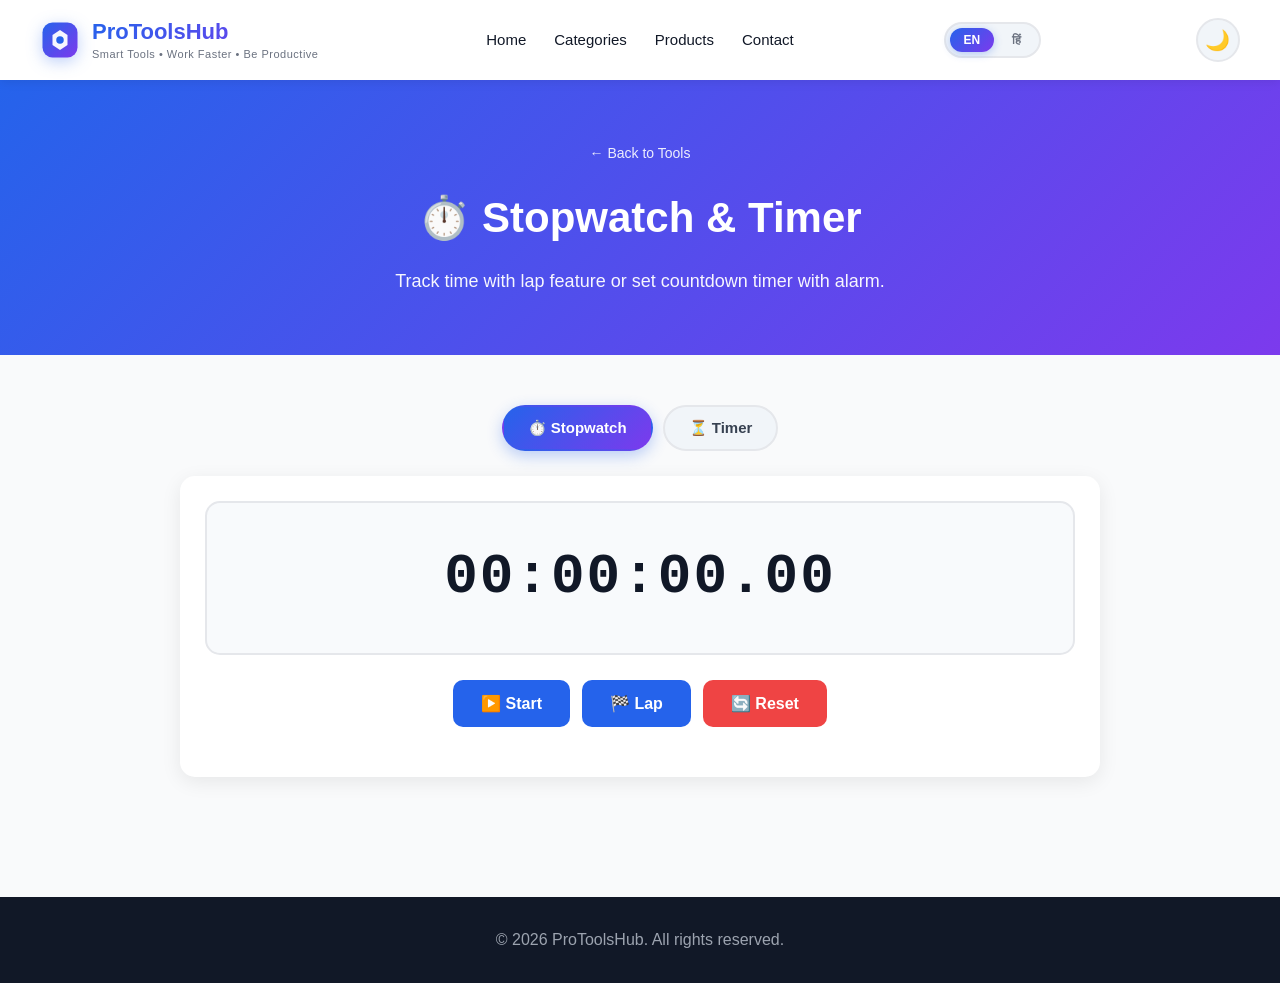
<file: stopwatch-timer.html>
<!DOCTYPE html>
<html lang="en">
<head>
  <meta charset="UTF-8">
  <meta name="viewport" content="width=device-width, initial-scale=1.0">
  <title>Stopwatch & Timer - ProToolsHub</title>
  <meta name="description" content="Free online stopwatch and timer. Track time with lap feature or set countdown timer with alarm.">

  <link rel="icon" type="image/svg+xml" href="data:image/svg+xml,%3Csvg xmlns='http://www.w3.org/2000/svg' viewBox='0 0 32 32'%3E%3Cdefs%3E%3ClinearGradient id='g' x1='0%25' y1='0%25' x2='100%25' y2='100%25'%3E%3Cstop offset='0%25' stop-color='%232563eb'/%3E%3Cstop offset='100%25' stop-color='%237c3aed'/%3E%3C/linearGradient%3E%3C/defs%3E%3Crect width='32' height='32' rx='8' fill='url(%23g)'/%3E%3Cpath d='M10 12 L16 8 L22 12 L22 20 L16 24 L10 20 Z' fill='white'/%3E%3Ccircle cx='16' cy='16' r='3' fill='%232563eb'/%3E%3C/svg%3E">

  <link rel="stylesheet" href="style.css?v=15">
  <link rel="stylesheet" href="tool.css?v=14">
</head>
<body>

  <!-- HEADER -->
  <header>
    <a href="index.html" class="logo" style="text-decoration: none;">
      <svg width="40" height="40" viewBox="0 0 32 32" xmlns="http://www.w3.org/2000/svg">
        <defs>
          <linearGradient id="logoGrad" x1="0%" y1="0%" x2="100%" y2="100%">
            <stop offset="0%" style="stop-color:#2563eb"/>
            <stop offset="100%" style="stop-color:#7c3aed"/>
          </linearGradient>
        </defs>
        <rect x="2" y="2" width="28" height="28" rx="8" fill="url(#logoGrad)"/>
        <path d="M10 12 L16 8 L22 12 L22 20 L16 24 L10 20 Z" fill="white" opacity="0.95"/>
        <circle cx="16" cy="16" r="3" fill="#2563eb"/>
      </svg>
      <div class="logo-text">
        <span class="logo-name">ProToolsHub</span>
        <span class="logo-tagline" data-en="Smart Tools • Work Faster • Be Productive" data-hi="स्मार्ट टूल्स • तेज़ काम • ज़्यादा उत्पादक">Smart Tools • Work Faster • Be Productive</span>
      </div>
    </a>
    <nav>
      <a href="index.html" data-en="Home" data-hi="होम">Home</a>
      <a href="index.html#tools" data-en="Categories" data-hi="श्रेणियाँ">Categories</a>
      <a href="index.html#products" data-en="Products" data-hi="उत्पाद">Products</a>
      <a href="index.html#contact" data-en="Contact" data-hi="संपर्क">Contact</a>
    </nav>
    <div class="lang-selector">
      <button class="lang-btn active" data-lang="en">EN</button>
      <button class="lang-btn" data-lang="hi">हिं</button>
    </div>
    <button id="themeToggle" class="theme-toggle" title="Toggle Dark Mode">
      <span id="themeIcon">🌙</span>
    </button>
  </header>

  <!-- TOOL HERO -->
  <section class="tool-hero">
    <a href="index.html#tools" class="back-link" data-en="← Back to Tools" data-hi="← टूल्स पर वापस जाएँ">← Back to Tools</a>
    <h1 data-en="⏱️ Stopwatch & Timer" data-hi="⏱️ स्टॉपवॉच और टाइमर">⏱️ Stopwatch & Timer</h1>
    <p data-en="Track time with lap feature or set countdown timer with alarm." data-hi="लैप फ़ीचर के साथ समय ट्रैक करें या अलार्म के साथ उलटी गिनती टाइमर सेट करें।">Track time with lap feature or set countdown timer with alarm.</p>
  </section>

  <!-- TOOL MAIN -->
  <section class="tool-container">

    <!-- Tabs -->
    <div class="sw-tabs">
      <button class="sw-tab active" data-tab="stopwatch" data-en="⏱️ Stopwatch" data-hi="⏱️ स्टॉपवॉच">⏱️ Stopwatch</button>
      <button class="sw-tab" data-tab="timer" data-en="⏳ Timer" data-hi="⏳ टाइमर">⏳ Timer</button>
    </div>

    <!-- ===== STOPWATCH ===== -->
    <div id="tab-stopwatch" class="sw-panel active">
      <div class="tool-box">
        <div class="sw-display" id="swDisplay">00:00:00.00</div>

        <div class="sw-controls">
          <button id="swStartBtn" class="btn-secondary" data-en="▶️ Start" data-hi="▶️ शुरू">▶️ Start</button>
          <button id="swPauseBtn" class="btn-secondary" data-en="⏸️ Pause" data-hi="⏸️ रोकें" style="display:none;">⏸️ Pause</button>
          <button id="swLapBtn" class="btn-secondary" data-en="🏁 Lap" data-hi="🏁 लैप">🏁 Lap</button>
          <button id="swResetBtn" class="btn-danger" data-en="🔄 Reset" data-hi="🔄 रीसेट">🔄 Reset</button>
        </div>

        <div class="sw-laps" id="swLaps">
          <!-- Lap list -->
        </div>
      </div>
    </div>

    <!-- ===== TIMER ===== -->
    <div id="tab-timer" class="sw-panel">
      <div class="tool-box">
        <div class="timer-inputs">
          <div class="input-group">
            <label data-en="Hours" data-hi="घंटे">Hours</label>
            <input type="number" id="timerHours" min="0" max="99" value="0">
          </div>
          <div class="input-group">
            <label data-en="Minutes" data-hi="मिनट">Minutes</label>
            <input type="number" id="timerMinutes" min="0" max="59" value="5">
          </div>
          <div class="input-group">
            <label data-en="Seconds" data-hi="सेकंड">Seconds</label>
            <input type="number" id="timerSeconds" min="0" max="59" value="0">
          </div>
        </div>

        <div class="sw-display" id="timerDisplay">00:05:00</div>

        <div class="sw-controls">
          <button id="timerStartBtn" class="btn-secondary" data-en="▶️ Start" data-hi="▶️ शुरू">▶️ Start</button>
          <button id="timerPauseBtn" class="btn-secondary" data-en="⏸️ Pause" data-hi="⏸️ रोकें" style="display:none;">⏸️ Pause</button>
          <button id="timerResetBtn" class="btn-danger" data-en="🔄 Reset" data-hi="🔄 रीसेट">🔄 Reset</button>
        </div>
      </div>
    </div>

  </section>

  <!-- FOOTER -->
  <footer>
    <p>© <span id="year"></span> ProToolsHub. <span data-en="All rights reserved." data-hi="सर्वाधिकार सुरक्षित।">All rights reserved.</span></p>
  </footer>

  <script src="script.js"></script>
  <script>trackToolView("stopwatch-timer", "Stopwatch & Timer", "images/16hero.png");</script>
  <script src="stopwatch-timer.js"></script>
</body>
</html>
</file>
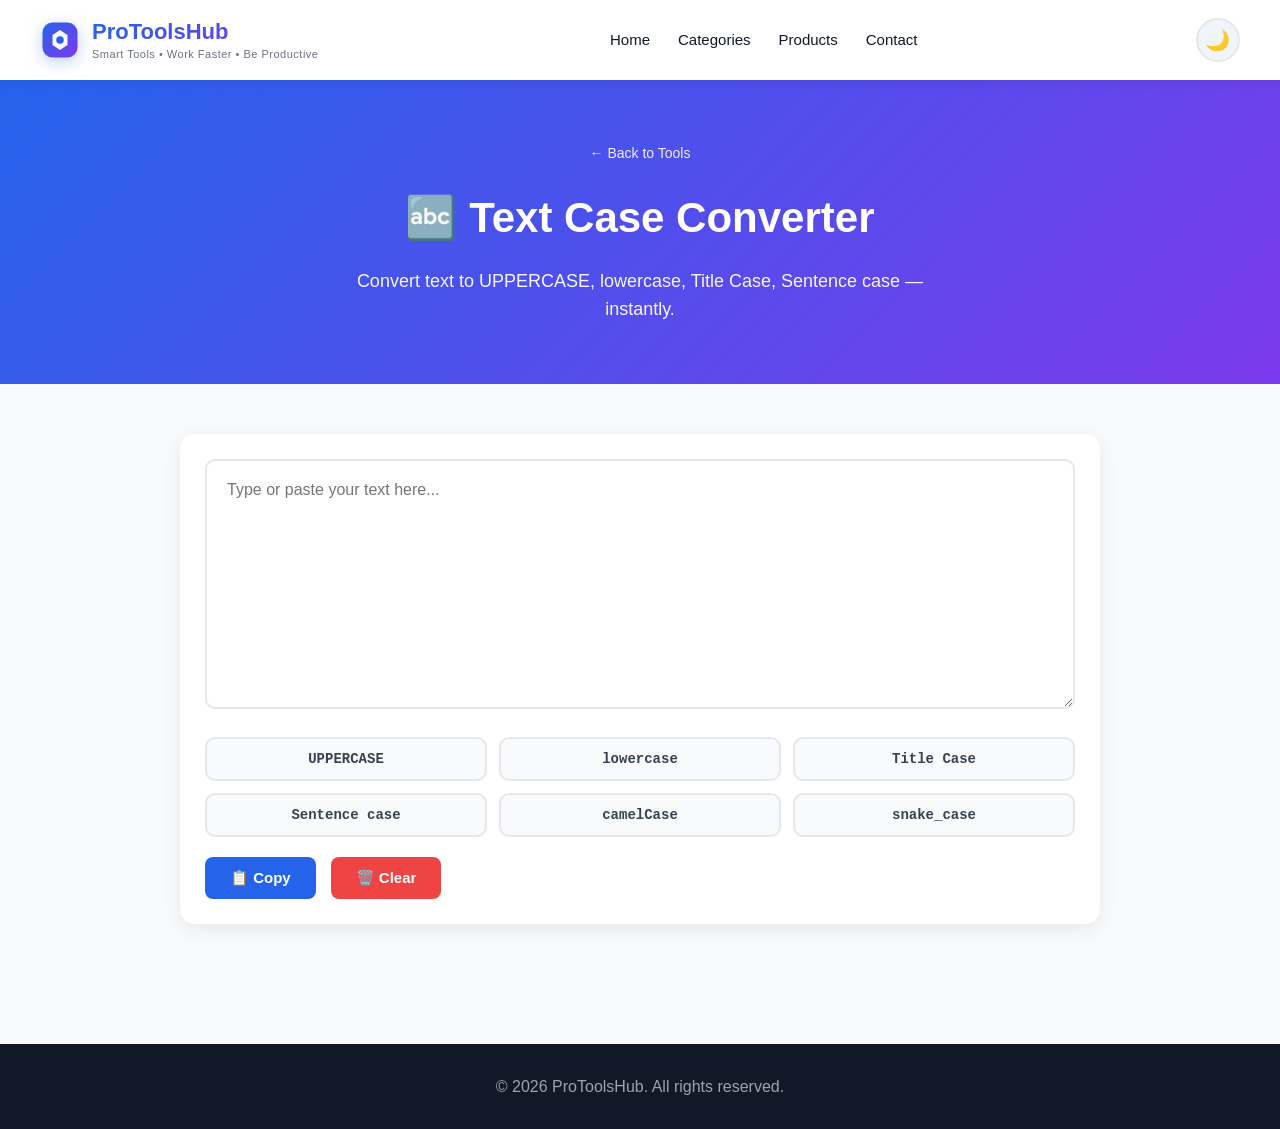
<file: text-case-converter.html>
<!DOCTYPE html>
<html lang="en">
<head>
  <meta charset="UTF-8">
  <meta name="viewport" content="width=device-width, initial-scale=1.0">
  <title>Free Text Case Converter - ProToolsHub</title>
  <meta name="description" content="Free online text case converter. Convert text to UPPERCASE, lowercase, Title Case, Sentence case instantly.">

  <link rel="icon" type="image/svg+xml" href="data:image/svg+xml,%3Csvg xmlns='http://www.w3.org/2000/svg' viewBox='0 0 32 32'%3E%3Cdefs%3E%3ClinearGradient id='g' x1='0%25' y1='0%25' x2='100%25' y2='100%25'%3E%3Cstop offset='0%25' stop-color='%232563eb'/%3E%3Cstop offset='100%25' stop-color='%237c3aed'/%3E%3C/linearGradient%3E%3C/defs%3E%3Crect width='32' height='32' rx='8' fill='url(%23g)'/%3E%3Cpath d='M10 12 L16 8 L22 12 L22 20 L16 24 L10 20 Z' fill='white'/%3E%3Ccircle cx='16' cy='16' r='3' fill='%232563eb'/%3E%3C/svg%3E">

  <link rel="stylesheet" href="style.css?v=11">
  <link rel="stylesheet" href="tool.css?v=11">
</head>
<body>

  <!-- HEADER -->
  <header>
    <a href="index.html" class="logo" style="text-decoration: none;">
      <svg width="40" height="40" viewBox="0 0 32 32" xmlns="http://www.w3.org/2000/svg">
        <defs>
          <linearGradient id="logoGrad" x1="0%" y1="0%" x2="100%" y2="100%">
            <stop offset="0%" style="stop-color:#2563eb"/>
            <stop offset="100%" style="stop-color:#7c3aed"/>
          </linearGradient>
        </defs>
        <rect x="2" y="2" width="28" height="28" rx="8" fill="url(#logoGrad)"/>
        <path d="M10 12 L16 8 L22 12 L22 20 L16 24 L10 20 Z" fill="white" opacity="0.95"/>
        <circle cx="16" cy="16" r="3" fill="#2563eb"/>
      </svg>
      <div class="logo-text">
        <span class="logo-name">ProToolsHub</span>
        <span class="logo-tagline">Smart Tools • Work Faster • Be Productive</span>
      </div>
    </a>
    <nav>
      <a href="index.html">Home</a>
      <a href="index.html#tools">Categories</a>
      <a href="index.html#products">Products</a>
      <a href="index.html#contact">Contact</a>
    </nav>
    <button id="themeToggle" class="theme-toggle" title="Toggle Dark Mode">
      <span id="themeIcon">🌙</span>
    </button>
  </header>

  <!-- TOOL HERO -->
  <section class="tool-hero">
    <a href="index.html#tools" class="back-link">← Back to Tools</a>
    <h1>🔤 Text Case Converter</h1>
    <p>Convert text to UPPERCASE, lowercase, Title Case, Sentence case — instantly.</p>
  </section>

  <!-- TOOL MAIN -->
  <section class="tool-container">
    <div class="tool-box">
      <textarea id="textInput" placeholder="Type or paste your text here..."></textarea>

      <div class="case-buttons">
        <button class="case-btn" data-case="upper">UPPERCASE</button>
        <button class="case-btn" data-case="lower">lowercase</button>
        <button class="case-btn" data-case="title">Title Case</button>
        <button class="case-btn" data-case="sentence">Sentence case</button>
        <button class="case-btn" data-case="camel">camelCase</button>
        <button class="case-btn" data-case="snake">snake_case</button>
      </div>

      <div class="tool-actions">
        <button id="copyBtn" class="btn-secondary">📋 Copy</button>
        <button id="clearBtn" class="btn-danger">🗑️ Clear</button>
      </div>
    </div>
  </section>

  <!-- FOOTER -->
  <footer>
    <p>© <span id="year"></span> ProToolsHub. All rights reserved.</p>
  </footer>

  <script src="script.js"></script>
  <script>trackToolView("text-case-converter", "Text Case Converter", "images/10hero.png");</script>
  <script src="text-case-converter.js"></script>
</body>
</html>
</file>
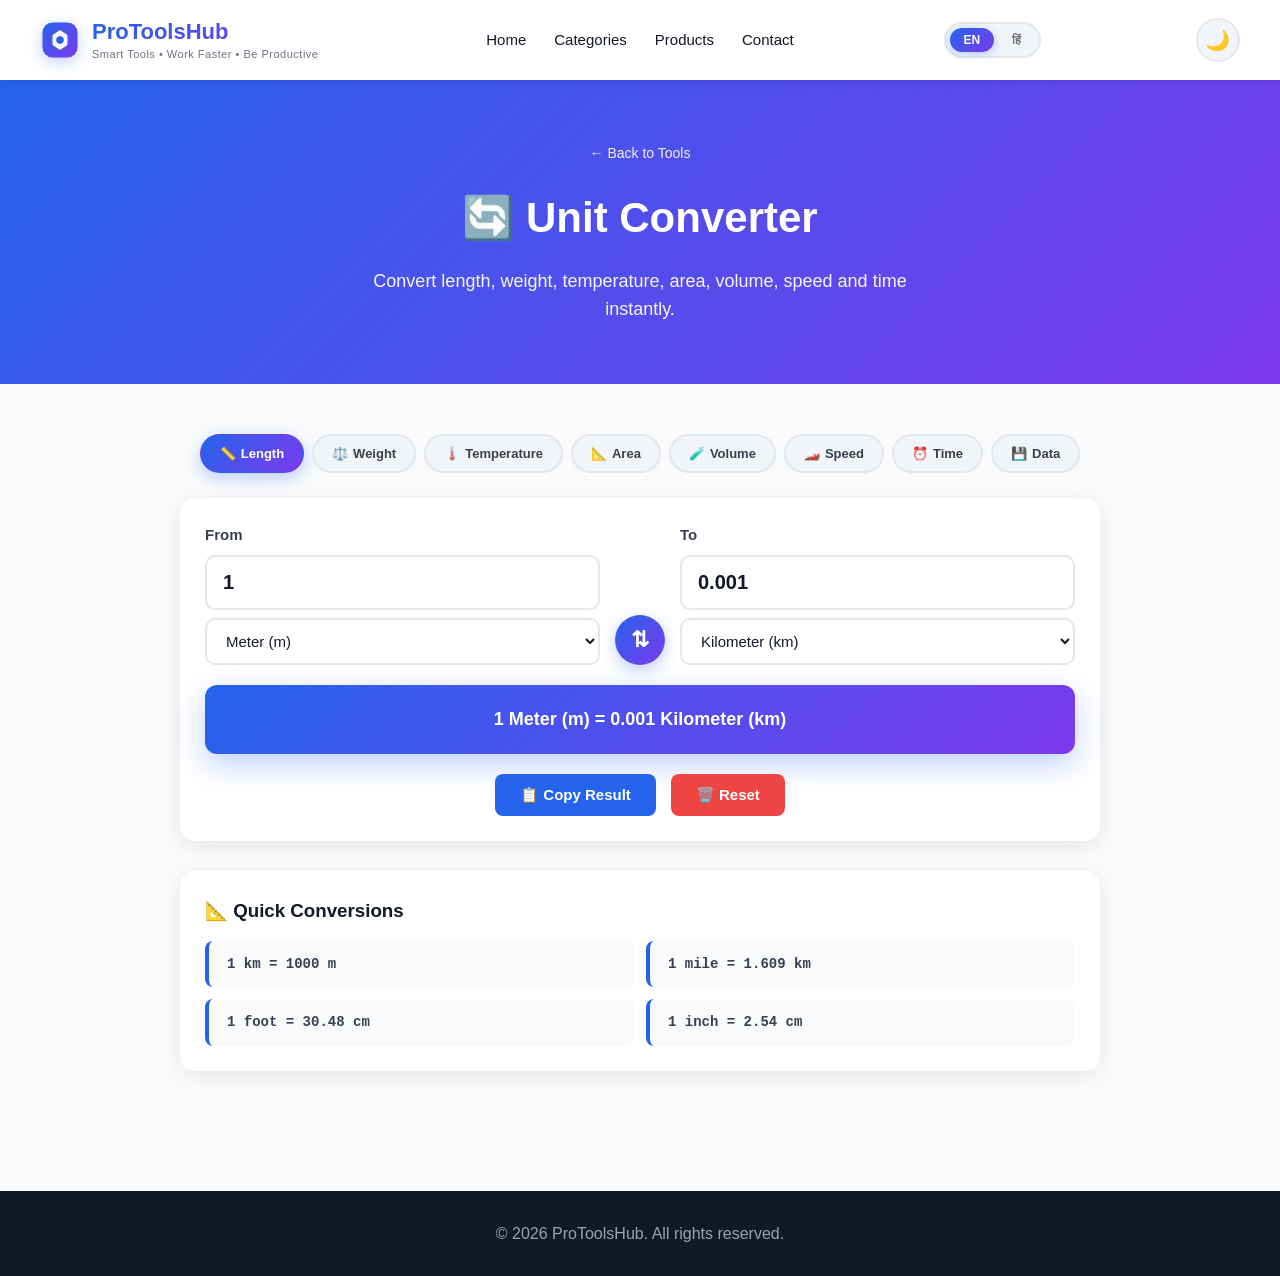
<file: unit-converter.html>
<!DOCTYPE html>
<html lang="en">
<head>
  <meta charset="UTF-8">
  <meta name="viewport" content="width=device-width, initial-scale=1.0">
  <title>Unit Converter - ProToolsHub</title>
  <meta name="description" content="Free online unit converter. Convert length, weight, temperature, area, volume, speed and time units instantly.">

  <link rel="icon" type="image/svg+xml" href="data:image/svg+xml,%3Csvg xmlns='http://www.w3.org/2000/svg' viewBox='0 0 32 32'%3E%3Cdefs%3E%3ClinearGradient id='g' x1='0%25' y1='0%25' x2='100%25' y2='100%25'%3E%3Cstop offset='0%25' stop-color='%232563eb'/%3E%3Cstop offset='100%25' stop-color='%237c3aed'/%3E%3C/linearGradient%3E%3C/defs%3E%3Crect width='32' height='32' rx='8' fill='url(%23g)'/%3E%3Cpath d='M10 12 L16 8 L22 12 L22 20 L16 24 L10 20 Z' fill='white'/%3E%3Ccircle cx='16' cy='16' r='3' fill='%232563eb'/%3E%3C/svg%3E">

  <link rel="stylesheet" href="style.css?v=14">
  <link rel="stylesheet" href="tool.css?v=13">
</head>
<body>

  <!-- HEADER -->
  <header>
    <a href="index.html" class="logo" style="text-decoration: none;">
      <svg width="40" height="40" viewBox="0 0 32 32" xmlns="http://www.w3.org/2000/svg">
        <defs>
          <linearGradient id="logoGrad" x1="0%" y1="0%" x2="100%" y2="100%">
            <stop offset="0%" style="stop-color:#2563eb"/>
            <stop offset="100%" style="stop-color:#7c3aed"/>
          </linearGradient>
        </defs>
        <rect x="2" y="2" width="28" height="28" rx="8" fill="url(#logoGrad)"/>
        <path d="M10 12 L16 8 L22 12 L22 20 L16 24 L10 20 Z" fill="white" opacity="0.95"/>
        <circle cx="16" cy="16" r="3" fill="#2563eb"/>
      </svg>
      <div class="logo-text">
        <span class="logo-name">ProToolsHub</span>
        <span class="logo-tagline" data-en="Smart Tools • Work Faster • Be Productive" data-hi="स्मार्ट टूल्स • तेज़ काम • ज़्यादा उत्पादक">Smart Tools • Work Faster • Be Productive</span>
      </div>
    </a>
    <nav>
      <a href="index.html" data-en="Home" data-hi="होम">Home</a>
      <a href="index.html#tools" data-en="Categories" data-hi="श्रेणियाँ">Categories</a>
      <a href="index.html#products" data-en="Products" data-hi="उत्पाद">Products</a>
      <a href="index.html#contact" data-en="Contact" data-hi="संपर्क">Contact</a>
    </nav>
    <div class="lang-selector">
      <button class="lang-btn active" data-lang="en">EN</button>
      <button class="lang-btn" data-lang="hi">हिं</button>
    </div>
    <button id="themeToggle" class="theme-toggle" title="Toggle Dark Mode">
      <span id="themeIcon">🌙</span>
    </button>
  </header>

  <!-- TOOL HERO -->
  <section class="tool-hero">
    <a href="index.html#tools" class="back-link" data-en="← Back to Tools" data-hi="← टूल्स पर वापस जाएँ">← Back to Tools</a>
    <h1 data-en="🔄 Unit Converter" data-hi="🔄 यूनिट कन्वर्टर">🔄 Unit Converter</h1>
    <p data-en="Convert length, weight, temperature, area, volume, speed and time instantly." data-hi="लंबाई, वज़न, तापमान, क्षेत्र, आयतन, गति और समय तुरंत बदलें।">Convert length, weight, temperature, area, volume, speed and time instantly.</p>
  </section>

  <!-- TOOL MAIN -->
  <section class="tool-container">

    <!-- Category Selector -->
    <div class="unit-categories">
      <button class="unit-cat-btn active" data-cat="length">📏 <span data-en="Length" data-hi="लंबाई">Length</span></button>
      <button class="unit-cat-btn" data-cat="weight">⚖️ <span data-en="Weight" data-hi="वज़न">Weight</span></button>
      <button class="unit-cat-btn" data-cat="temperature">🌡️ <span data-en="Temperature" data-hi="तापमान">Temperature</span></button>
      <button class="unit-cat-btn" data-cat="area">📐 <span data-en="Area" data-hi="क्षेत्र">Area</span></button>
      <button class="unit-cat-btn" data-cat="volume">🧪 <span data-en="Volume" data-hi="आयतन">Volume</span></button>
      <button class="unit-cat-btn" data-cat="speed">🏎️ <span data-en="Speed" data-hi="गति">Speed</span></button>
      <button class="unit-cat-btn" data-cat="time">⏰ <span data-en="Time" data-hi="समय">Time</span></button>
      <button class="unit-cat-btn" data-cat="data">💾 <span data-en="Data" data-hi="डेटा">Data</span></button>
    </div>

    <!-- Converter Box -->
    <div class="tool-box">
      <div class="converter-row">
        <div class="input-group">
          <label data-en="From" data-hi="से">From</label>
          <input type="number" id="fromValue" placeholder="1" step="any">
          <select id="fromUnit"></select>
        </div>

        <button id="swapBtn" class="swap-btn" title="Swap Units">⇅</button>

        <div class="input-group">
          <label data-en="To" data-hi="को">To</label>
          <input type="number" id="toValue" placeholder="0" readonly>
          <select id="toUnit"></select>
        </div>
      </div>

      <div class="converter-result" id="converterResult">
        <span id="resultText">—</span>
      </div>

      <div class="tool-actions" style="justify-content:center;">
        <button id="copyConvBtn" class="btn-secondary">📋 <span data-en="Copy Result" data-hi="परिणाम कॉपी करें">Copy Result</span></button>
        <button id="resetConvBtn" class="btn-danger">🗑️ <span data-en="Reset" data-hi="रीसेट">Reset</span></button>
      </div>
    </div>

    <!-- Quick Reference -->
    <div class="tool-box">
      <h3 style="margin-bottom:15px; color:#111827;" data-en="📐 Quick Conversions" data-hi="📐 त्वरित रूपांतरण">📐 Quick Conversions</h3>
      <div class="quick-ref" id="quickRef"></div>
    </div>

  </section>

  <!-- FOOTER -->
  <footer>
    <p>© <span id="year"></span> ProToolsHub. <span data-en="All rights reserved." data-hi="सर्वाधिकार सुरक्षित।">All rights reserved.</span></p>
  </footer>

  <script src="script.js"></script>
  <script>trackToolView("unit-converter", "Unit Converter", "images/15hero.png");</script>
  <script src="unit-converter.js"></script>
</body>
</html>
</file>
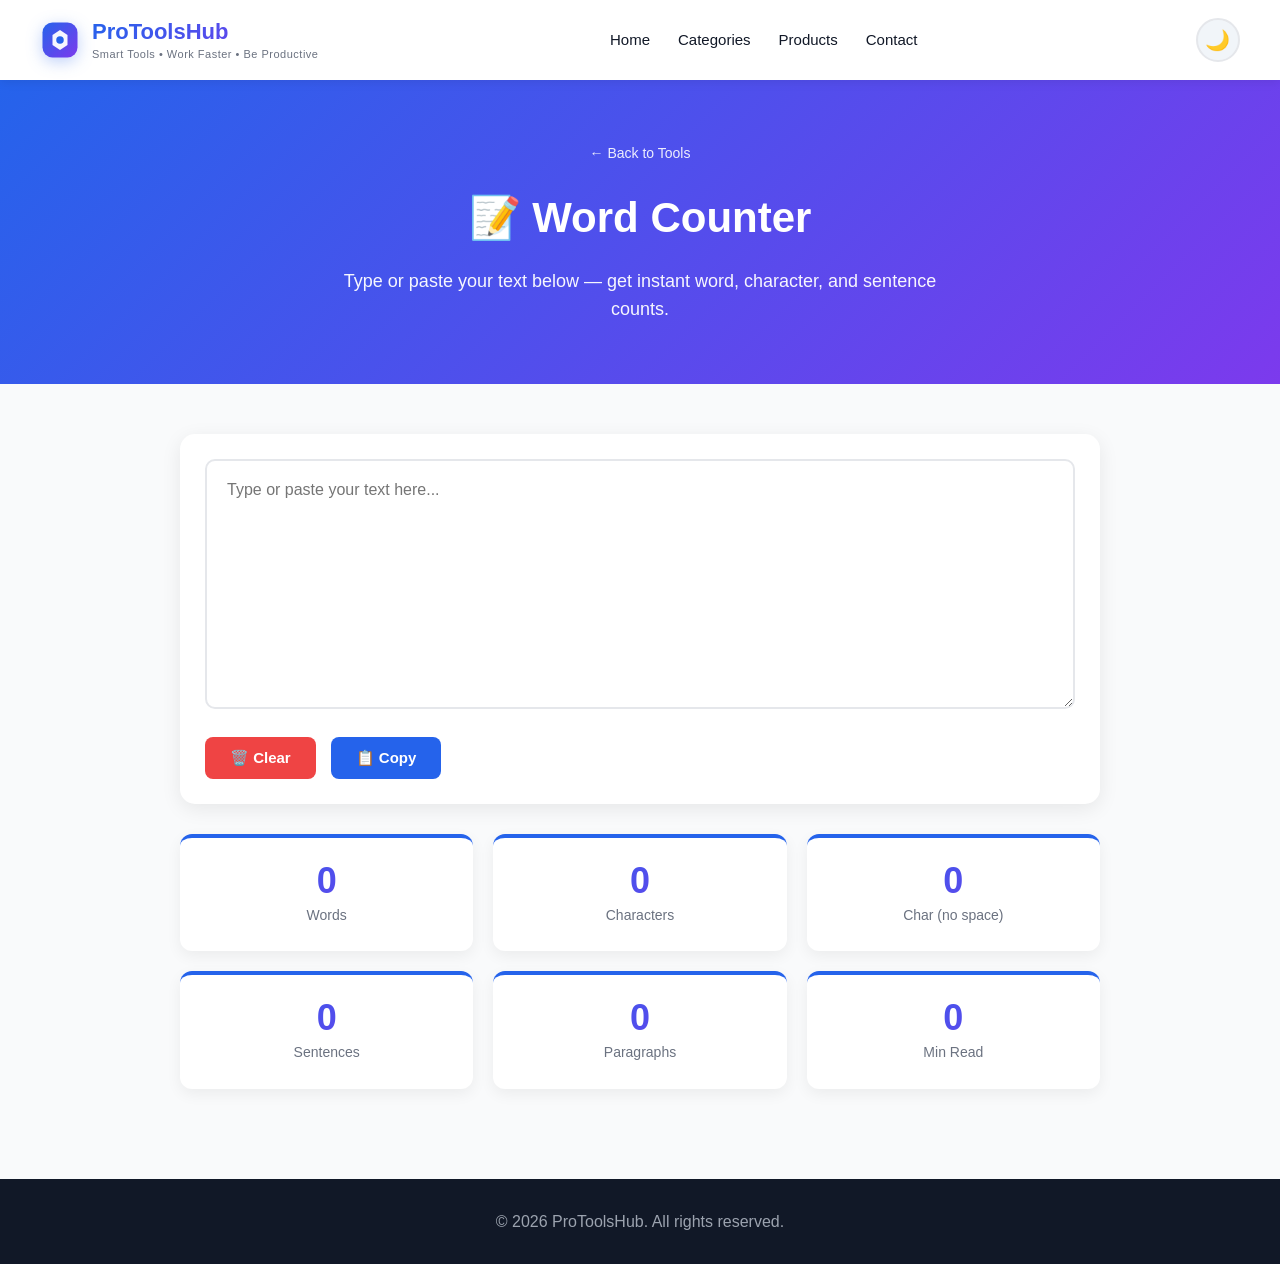
<file: word-counter.html>
<!DOCTYPE html>
<html lang="en">
<head>
  <meta charset="UTF-8">
  <meta name="viewport" content="width=device-width, initial-scale=1.0">
  <title>Free Word Counter - ProToolsHub</title>
  <meta name="description" content="Free online word counter tool. Count words, characters, sentences instantly.">

  <link rel="icon" type="image/svg+xml" href="data:image/svg+xml,%3Csvg xmlns='http://www.w3.org/2000/svg' viewBox='0 0 32 32'%3E%3Cdefs%3E%3ClinearGradient id='g' x1='0%25' y1='0%25' x2='100%25' y2='100%25'%3E%3Cstop offset='0%25' stop-color='%232563eb'/%3E%3Cstop offset='100%25' stop-color='%237c3aed'/%3E%3C/linearGradient%3E%3C/defs%3E%3Crect width='32' height='32' rx='8' fill='url(%23g)'/%3E%3Cpath d='M10 12 L16 8 L22 12 L22 20 L16 24 L10 20 Z' fill='white'/%3E%3Ccircle cx='16' cy='16' r='3' fill='%232563eb'/%3E%3C/svg%3E">

  <link rel="stylesheet" href="style.css?v=6">
  <link rel="stylesheet" href="tool.css?v=6">
</head>
<body>

  <!-- HEADER -->
  <header>
    <a href="index.html" class="logo" style="text-decoration: none;">
      <svg width="40" height="40" viewBox="0 0 32 32" xmlns="http://www.w3.org/2000/svg">
        <defs>
          <linearGradient id="logoGrad" x1="0%" y1="0%" x2="100%" y2="100%">
            <stop offset="0%" style="stop-color:#2563eb"/>
            <stop offset="100%" style="stop-color:#7c3aed"/>
          </linearGradient>
        </defs>
        <rect x="2" y="2" width="28" height="28" rx="8" fill="url(#logoGrad)"/>
        <path d="M10 12 L16 8 L22 12 L22 20 L16 24 L10 20 Z" fill="white" opacity="0.95"/>
        <circle cx="16" cy="16" r="3" fill="#2563eb"/>
      </svg>
      <div class="logo-text">
        <span class="logo-name">ProToolsHub</span>
        <span class="logo-tagline">Smart Tools • Work Faster • Be Productive</span>
      </div>
    </a>
    <nav>
      <a href="index.html">Home</a>
      <a href="index.html#tools">Categories</a>
      <a href="index.html#products">Products</a>
      <a href="index.html#contact">Contact</a>
    </nav>
    <button id="themeToggle" class="theme-toggle" title="Toggle Dark Mode">
      <span id="themeIcon">🌙</span>
    </button>
  </header>

  <!-- TOOL HERO -->
  <section class="tool-hero">
    <a href="index.html#tools" class="back-link">← Back to Tools</a>
    <h1>📝 Word Counter</h1>
    <p>Type or paste your text below — get instant word, character, and sentence counts.</p>
  </section>

  <!-- TOOL MAIN -->
  <section class="tool-container">
    <div class="tool-box">
      <textarea id="textInput" placeholder="Type or paste your text here..."></textarea>

      <div class="tool-actions">
        <button id="clearBtn" class="btn-danger">🗑️ Clear</button>
        <button id="copyBtn" class="btn-secondary">📋 Copy</button>
      </div>
    </div>

    <div class="stats-grid">
      <div class="stat-card">
        <div class="stat-number" id="wordCount">0</div>
        <div class="stat-label">Words</div>
      </div>
      <div class="stat-card">
        <div class="stat-number" id="charCount">0</div>
        <div class="stat-label">Characters</div>
      </div>
      <div class="stat-card">
        <div class="stat-number" id="charNoSpace">0</div>
        <div class="stat-label">Char (no space)</div>
      </div>
      <div class="stat-card">
        <div class="stat-number" id="sentenceCount">0</div>
        <div class="stat-label">Sentences</div>
      </div>
      <div class="stat-card">
        <div class="stat-number" id="paragraphCount">0</div>
        <div class="stat-label">Paragraphs</div>
      </div>
      <div class="stat-card">
        <div class="stat-number" id="readingTime">0</div>
        <div class="stat-label">Min Read</div>
      </div>
    </div>
  </section>

  <!-- FOOTER -->
  <footer>
    <p>© <span id="year"></span> ProToolsHub. All rights reserved.</p>
  </footer>

  <script src="script.js"></script>
  <script src="word-counter.js"></script>
</body>
</html>
</file>
<file: style.css>
/* ===== RESET ===== */
* {
  margin: 0;
  padding: 0;
  box-sizing: border-box;
}

body {
  font-family: 'Segoe UI', Arial, sans-serif;
  background: #f9fafb;
  color: #111827;
  line-height: 1.6;
  transition: background 0.3s, color 0.3s;
}

/* ===== HEADER ===== */
header {
  background: white;
  padding: 18px 40px;
  display: flex;
  justify-content: space-between;
  align-items: center;
  box-shadow: 0 2px 10px rgba(0,0,0,0.08);
  position: sticky;
  top: 0;
  z-index: 100;
  transition: background 0.3s, box-shadow 0.3s;
  gap: 15px;
}

.logo {
  display: flex;
  align-items: center;
  gap: 12px;
  text-decoration: none;
}

.logo svg {
  filter: drop-shadow(0 4px 8px rgba(37, 99, 235, 0.3));
}

.logo-text {
  display: flex;
  flex-direction: column;
  line-height: 1.2;
}

.logo-name {
  font-size: 22px;
  font-weight: bold;
  background: linear-gradient(135deg, #2563eb, #7c3aed);
  -webkit-background-clip: text;
  -webkit-text-fill-color: transparent;
  background-clip: text;
}

.logo-tagline {
  font-size: 11px;
  color: #6b7280;
  font-weight: 500;
  letter-spacing: 0.5px;
  margin-top: 2px;
}

nav {
  display: flex;
  align-items: center;
}

nav a {
  color: #111827;
  text-decoration: none;
  margin-left: 28px;
  font-weight: 500;
  font-size: 15px;
  transition: color 0.3s;
}

nav a:hover {
  color: #2563eb;
}

/* ===== LANGUAGE SELECTOR ===== */
.lang-selector {
  display: flex;
  gap: 4px;
  align-items: center;
  margin-left: 10px;
  background: #f1f5f9;
  padding: 4px;
  border-radius: 50px;
  border: 2px solid #e5e7eb;
  flex-shrink: 0;
}

.lang-btn {
  padding: 6px 14px;
  background: transparent;
  border: none;
  border-radius: 50px;
  font-size: 12px;
  font-weight: 700;
  color: #6b7280;
  cursor: pointer;
  transition: all 0.3s;
  font-family: inherit;
  line-height: 1;
}

.lang-btn:hover {
  color: #2563eb;
}

.lang-btn.active {
  background: linear-gradient(135deg, #2563eb, #7c3aed);
  color: white;
  box-shadow: 0 2px 8px rgba(37, 99, 235, 0.3);
}

/* ===== SEARCH BOX ===== */
.search-box {
  position: relative;
  margin-left: auto;
}

.search-box input {
  padding: 10px 40px 10px 15px;
  border: 2px solid #e5e7eb;
  border-radius: 50px;
  font-size: 14px;
  font-family: inherit;
  width: 180px;
  outline: none;
  transition: all 0.3s;
  background: #f8fafc;
  color: #111827;
}

.search-box input:focus {
  width: 240px;
  border-color: #2563eb;
  background: white;
  box-shadow: 0 0 0 3px rgba(37, 99, 235, 0.1);
}

.search-box input::placeholder {
  color: #9ca3af;
}

.search-icon {
  position: absolute;
  right: 15px;
  top: 50%;
  transform: translateY(-50%);
  font-size: 14px;
  pointer-events: none;
  opacity: 0.6;
}

.no-results {
  text-align: center;
  padding: 60px 20px;
  color: #6b7280;
  font-size: 17px;
  grid-column: 1 / -1;
}

.no-results-icon {
  font-size: 50px;
  display: block;
  margin-bottom: 15px;
  opacity: 0.5;
}

/* ===== DARK MODE TOGGLE ===== */
.theme-toggle {
  background: #f1f5f9;
  border: 2px solid #e5e7eb;
  border-radius: 50%;
  width: 44px;
  height: 44px;
  font-size: 20px;
  cursor: pointer;
  transition: all 0.3s;
  display: flex;
  align-items: center;
  justify-content: center;
  margin-left: 15px;
  flex-shrink: 0;
}

.theme-toggle:hover {
  background: #2563eb;
  border-color: #2563eb;
  transform: rotate(20deg) scale(1.1);
}

/* ===== HERO ===== */
.hero {
  padding: 70px 40px;
  background: linear-gradient(135deg, #2563eb 0%, #7c3aed 100%);
  color: white;
  display: flex;
  align-items: center;
  justify-content: space-between;
  gap: 50px;
  position: relative;
  overflow: hidden;
}

.hero::before {
  content: "";
  position: absolute;
  width: 400px;
  height: 400px;
  background: rgba(255,255,255,0.1);
  border-radius: 50%;
  top: -100px;
  right: -100px;
}

.hero::after {
  content: "";
  position: absolute;
  width: 300px;
  height: 300px;
  background: rgba(255,255,255,0.08);
  border-radius: 50%;
  bottom: -150px;
  left: -100px;
}

.hero-content {
  flex: 1;
  position: relative;
  z-index: 2;
}

.badge {
  display: inline-block;
  background: rgba(255,255,255,0.2);
  padding: 8px 18px;
  border-radius: 50px;
  font-size: 14px;
  font-weight: 500;
  margin-bottom: 20px;
  backdrop-filter: blur(10px);
  border: 1px solid rgba(255,255,255,0.3);
}

.hero-content h1 {
  font-size: 46px;
  margin-bottom: 20px;
  line-height: 1.15;
  font-weight: 800;
}

.highlight {
  background: linear-gradient(135deg, #fbbf24, #f59e0b);
  -webkit-background-clip: text;
  -webkit-text-fill-color: transparent;
  background-clip: text;
}

.hero-content > p {
  font-size: 17px;
  margin-bottom: 25px;
  opacity: 0.95;
  max-width: 550px;
}

.hero-features {
  display: flex;
  gap: 25px;
  flex-wrap: wrap;
  margin-top: 25px;
  padding-top: 25px;
  border-top: 1px solid rgba(255,255,255,0.2);
}

.hero-features span {
  font-size: 14px;
  font-weight: 500;
  opacity: 0.95;
  white-space: nowrap;
}

.hero-image {
  flex: 1;
  position: relative;
  z-index: 2;
}

.hero-image img {
  width: 100%;
  border-radius: 20px;
  box-shadow: 0 25px 50px rgba(0,0,0,0.3);
  animation: float 4s ease-in-out infinite;
}

@keyframes float {
  0%, 100% { transform: translateY(0); }
  50% { transform: translateY(-15px); }
}

/* ===== SECTIONS ===== */
.section {
  padding: 70px 40px;
  max-width: 1100px;
  margin: auto;
  transition: background 0.3s;
}

.section h2 {
  font-size: 36px;
  text-align: center;
  margin-bottom: 15px;
  color: #111827;
  transition: color 0.3s;
}

.section > p {
  text-align: center;
  color: #6b7280;
  margin-bottom: 20px;
  font-size: 17px;
}

/* ===== CARDS ===== */
.cards {
  display: grid;
  grid-template-columns: repeat(auto-fit, minmax(280px, 1fr));
  gap: 25px;
  margin-top: 40px;
}

.card {
  background: white;
  border-radius: 12px;
  box-shadow: 0 5px 15px rgba(0,0,0,0.06);
  transition: all 0.3s;
  overflow: hidden;
  border-top: 4px solid #2563eb;
  display: flex;
  flex-direction: column;
  position: relative;
}

.card:hover {
  transform: translateY(-8px);
  box-shadow: 0 15px 30px rgba(0,0,0,0.12);
}

.card img {
  width: 100%;
  height: 200px;
  object-fit: cover;
  object-position: center;
  display: block;
  background: #f8fafc;
}

.card h3 {
  color: #2563eb;
  margin: 20px 20px 10px;
  font-size: 20px;
}

.card p {
  color: #6b7280;
  font-size: 15px;
  margin: 0 20px 20px;
  flex-grow: 1;
}

/* ===== PRODUCT PRICE ===== */
.product-price {
  display: inline-block;
  background: linear-gradient(135deg, #10b981, #059669);
  color: white;
  padding: 6px 16px;
  border-radius: 50px;
  font-weight: 800;
  font-size: 15px;
  margin: 0 20px 20px;
  width: fit-content;
}

/* ===== FAVORITE BUTTON ===== */
.fav-btn {
  position: absolute;
  top: 12px;
  right: 12px;
  background: rgba(255, 255, 255, 0.98);
  border: 2px solid #d1d5db;
  border-radius: 50%;
  width: 42px;
  height: 42px;
  font-size: 24px;
  cursor: pointer;
  transition: all 0.3s;
  display: flex;
  align-items: center;
  justify-content: center;
  z-index: 5;
  color: #f59e0b;
  line-height: 1;
  padding: 0;
  box-shadow: 0 2px 8px rgba(0,0,0,0.15);
}

.fav-btn:hover {
  background: #fbbf24;
  border-color: #fbbf24;
  color: white;
  transform: scale(1.15);
  box-shadow: 0 4px 15px rgba(251, 191, 36, 0.5);
}

.fav-btn.active {
  background: #fbbf24;
  border-color: #fbbf24;
  color: white;
  animation: heartBeat 0.4s ease;
  box-shadow: 0 4px 15px rgba(251, 191, 36, 0.5);
}

@keyframes heartBeat {
  0%, 100% { transform: scale(1); }
  50% { transform: scale(1.3); }
}

#favoritesLink.active {
  color: #fbbf24 !important;
  font-weight: bold;
}

/* ===== CONTACT ===== */
#contact a {
  color: #2563eb;
  font-weight: bold;
  text-decoration: none;
}

/* ===== FOOTER ===== */
footer {
  background: #111827;
  color: white;
  text-align: center;
  padding: 30px;
  margin-top: 40px;
  transition: background 0.3s;
}

footer p {
  color: #9ca3af;
}

/* ===== TOAST NOTIFICATIONS ===== */
.toast-container {
  position: fixed;
  top: 90px;
  right: 20px;
  z-index: 9999;
  display: flex;
  flex-direction: column;
  gap: 12px;
  pointer-events: none;
}

.toast {
  background: white;
  color: #111827;
  padding: 15px 20px;
  border-radius: 12px;
  box-shadow: 0 10px 30px rgba(0,0,0,0.15);
  display: flex;
  align-items: center;
  gap: 12px;
  min-width: 280px;
  max-width: 400px;
  font-size: 15px;
  font-weight: 500;
  border-left: 5px solid #2563eb;
  animation: slideIn 0.3s ease;
  pointer-events: all;
}

.toast.success { border-left-color: #10b981; }
.toast.error { border-left-color: #ef4444; }
.toast.info { border-left-color: #2563eb; }

.toast-icon { font-size: 20px; flex-shrink: 0; }
.toast-message { flex: 1; }

@keyframes slideIn {
  from { opacity: 0; transform: translateX(100px); }
  to { opacity: 1; transform: translateX(0); }
}

@keyframes slideOut {
  from { opacity: 1; transform: translateX(0); }
  to { opacity: 0; transform: translateX(100px); }
}

.toast.hiding {
  animation: slideOut 0.3s ease forwards;
}

/* ===== DARK MODE ===== */
body.dark-mode {
  background: #0f172a;
  color: #e2e8f0;
}

body.dark-mode header {
  background: #1e293b;
}

body.dark-mode .logo-name {
  background: linear-gradient(135deg, #60a5fa, #a78bfa);
  -webkit-background-clip: text;
  -webkit-text-fill-color: transparent;
  background-clip: text;
}

body.dark-mode .logo-tagline { color: #94a3b8; }
body.dark-mode nav a { color: #e2e8f0; }
body.dark-mode nav a:hover { color: #60a5fa; }

body.dark-mode .lang-selector {
  background: #1e293b;
  border-color: #334155;
}

body.dark-mode .lang-btn {
  color: #94a3b8;
}

body.dark-mode .lang-btn:hover {
  color: #60a5fa;
}

body.dark-mode .lang-btn.active {
  background: linear-gradient(135deg, #2563eb, #7c3aed);
  color: white;
}

body.dark-mode .search-box input {
  background: #1e293b;
  border-color: #334155;
  color: #e2e8f0;
}

body.dark-mode .search-box input:focus {
  background: #0f172a;
  border-color: #60a5fa;
}

body.dark-mode .no-results {
  color: #94a3b8;
}

body.dark-mode .theme-toggle {
  background: #334155;
  border-color: #475569;
}

body.dark-mode .theme-toggle:hover {
  background: #60a5fa;
  border-color: #60a5fa;
}

body.dark-mode .section { background: #0f172a; }
body.dark-mode .section h2 { color: #f1f5f9; }
body.dark-mode .section > p { color: #94a3b8; }

body.dark-mode .card {
  background: #1e293b;
  border-top: 4px solid #60a5fa;
}

body.dark-mode .card h3 { color: #60a5fa; }
body.dark-mode .card p { color: #94a3b8; }
body.dark-mode #contact a { color: #60a5fa; }
body.dark-mode footer { background: #020617; }

body.dark-mode .toast {
  background: #1e293b;
  color: #e2e8f0;
}

body.dark-mode .fav-btn {
  background: rgba(30, 41, 59, 0.98);
  border-color: #475569;
  color: #fbbf24;
}

body.dark-mode .fav-btn:hover,
body.dark-mode .fav-btn.active {
  background: #fbbf24;
  border-color: #fbbf24;
  color: white;
}

/* ===== MOBILE ===== */
@media (max-width: 768px) {
  header {
    padding: 15px 20px;
    flex-direction: column;
    gap: 15px;
    position: relative;
  }

  .logo-name { font-size: 18px; }
  .logo-tagline { display: none; }

  nav { flex-wrap: wrap; justify-content: center; }
  nav a { margin: 0 10px; font-size: 14px; }

  .lang-selector {
    margin-left: 0;
    margin-top: 5px;
  }

  .lang-btn {
    padding: 6px 12px;
    font-size: 11px;
  }

  .search-box {
    margin-left: 0;
    width: 100%;
    max-width: 300px;
  }

  .search-box input {
    width: 100%;
  }

  .search-box input:focus {
    width: 100%;
  }

  .theme-toggle {
    position: absolute;
    top: 15px;
    right: 15px;
    margin-left: 0;
    width: 40px;
    height: 40px;
    font-size: 18px;
  }

  .hero {
    flex-direction: column;
    text-align: center;
    padding: 50px 20px;
  }

  .hero-content h1 { font-size: 30px; }
  .hero-content > p { font-size: 15px; margin-left: auto; margin-right: auto; }

  .hero-features { justify-content: center; gap: 15px; }
  .hero-features span { font-size: 13px; }

  .section { padding: 50px 20px; }
  .section h2 { font-size: 28px; }

  .cards { grid-template-columns: 1fr; }

  .fav-btn {
    width: 38px;
    height: 38px;
    font-size: 20px;
    top: 10px;
    right: 10px;
  }

  .toast-container { top: 80px; right: 10px; left: 10px; }
  .toast { min-width: auto; max-width: 100%; }
}
</file>
<file: tool.css>
/* ===== TOOL PAGE STYLES ===== */

.tool-hero {
  background: linear-gradient(135deg, #2563eb 0%, #7c3aed 100%);
  color: white;
  padding: 60px 40px;
  text-align: center;
}

.back-link {
  color: rgba(255,255,255,0.9);
  text-decoration: none;
  font-size: 14px;
  display: inline-block;
  margin-bottom: 20px;
  transition: color 0.3s;
}

.back-link:hover { color: white; }

.tool-hero h1 {
  font-size: 42px;
  margin-bottom: 15px;
  font-weight: 800;
}

.tool-hero p {
  font-size: 18px;
  opacity: 0.95;
  max-width: 600px;
  margin: auto;
}

.tool-container {
  max-width: 1000px;
  margin: auto;
  padding: 50px 40px;
}

.tool-box {
  background: white;
  border-radius: 15px;
  padding: 25px;
  box-shadow: 0 5px 20px rgba(0,0,0,0.08);
  margin-bottom: 30px;
  transition: background 0.3s;
}

#textInput,
#qrInput {
  width: 100%;
  min-height: 250px;
  padding: 20px;
  border: 2px solid #e5e7eb;
  border-radius: 10px;
  font-size: 16px;
  font-family: inherit;
  resize: vertical;
  outline: none;
  transition: border-color 0.3s, background 0.3s, color 0.3s;
  background: white;
  color: #111827;
}

#qrInput { min-height: 120px; }

#textInput:focus,
#qrInput:focus { border-color: #2563eb; }

.tool-actions {
  display: flex;
  gap: 15px;
  margin-top: 20px;
  flex-wrap: wrap;
}

.btn-danger,
.btn-secondary {
  padding: 12px 25px;
  border-radius: 8px;
  border: none;
  font-size: 15px;
  font-weight: bold;
  cursor: pointer;
  transition: all 0.3s;
}

.btn-danger { background: #ef4444; color: white; }
.btn-danger:hover { background: #dc2626; transform: translateY(-2px); }

.btn-secondary { background: #2563eb; color: white; }
.btn-secondary:hover { background: #1d4ed8; transform: translateY(-2px); }

.stats-grid {
  display: grid;
  grid-template-columns: repeat(3, 1fr);
  gap: 20px;
}

.stat-card {
  background: white;
  padding: 25px 20px;
  border-radius: 12px;
  text-align: center;
  box-shadow: 0 5px 15px rgba(0,0,0,0.06);
  border-top: 4px solid #2563eb;
  transition: transform 0.3s, background 0.3s;
}

.stat-card:hover { transform: translateY(-5px); }

.stat-number {
  font-size: 36px;
  font-weight: 800;
  background: linear-gradient(135deg, #2563eb, #7c3aed);
  -webkit-background-clip: text;
  -webkit-text-fill-color: transparent;
  background-clip: text;
  margin-bottom: 5px;
  line-height: 1;
}

.stat-label {
  color: #6b7280;
  font-size: 14px;
  font-weight: 500;
}

/* ===== QR CODE RESULT ===== */
.qr-result {
  background: white;
  border-radius: 15px;
  padding: 30px;
  box-shadow: 0 5px 20px rgba(0,0,0,0.08);
  margin-top: 30px;
  animation: fadeInUp 0.5s ease;
}

@keyframes fadeInUp {
  from { opacity: 0; transform: translateY(20px); }
  to { opacity: 1; transform: translateY(0); }
}

#qrcode canvas, #qrcode img { border-radius: 8px; }

#downloadBtn:disabled { opacity: 0.5; cursor: not-allowed; }
#downloadBtn:disabled:hover { transform: none; }

/* ===== IMAGE COMPRESSOR ===== */
.drop-zone {
  border: 3px dashed #cbd5e1;
  border-radius: 15px;
  padding: 60px 30px;
  text-align: center;
  cursor: pointer;
  transition: all 0.3s;
  background: #f8fafc;
}

.drop-zone:hover,
.drop-zone.dragover {
  border-color: #2563eb;
  background: #eff6ff;
  transform: scale(1.01);
}

.drop-icon { font-size: 60px; margin-bottom: 15px; }

.drop-text {
  font-size: 18px;
  font-weight: 600;
  color: #111827;
  margin-bottom: 8px;
}

.drop-subtext { font-size: 14px; color: #6b7280; }

#qualitySlider { accent-color: #2563eb; cursor: pointer; }

.preview-grid {
  display: grid;
  grid-template-columns: 1fr 1fr;
  gap: 25px;
  margin-bottom: 25px;
}

.preview-card {
  background: white;
  border-radius: 12px;
  padding: 20px;
  box-shadow: 0 5px 20px rgba(0,0,0,0.06);
  text-align: center;
  border-top: 4px solid #2563eb;
}

.preview-card h3 {
  color: #111827;
  margin-bottom: 15px;
  font-size: 18px;
}

.preview-card img {
  width: 100%;
  max-height: 300px;
  object-fit: contain;
  border-radius: 8px;
  background: #f3f4f6;
  margin-bottom: 15px;
}

.file-size { font-size: 15px; color: #6b7280; font-weight: 600; }
.highlight-size { color: #16a34a; font-size: 18px; }

.savings-badge {
  display: none;
  background: linear-gradient(135deg, #16a34a, #15803d);
  color: white;
  padding: 12px 25px;
  border-radius: 50px;
  font-weight: bold;
  text-align: center;
  margin: 0 auto 25px;
  width: fit-content;
  animation: fadeInUp 0.5s ease;
}

/* ===== PASSWORD GENERATOR ===== */
.password-display {
  display: flex;
  align-items: center;
  background: #f8fafc;
  border: 2px solid #e5e7eb;
  border-radius: 12px;
  padding: 5px 5px 5px 20px;
  margin-bottom: 20px;
}

#passwordOutput {
  flex: 1;
  border: none;
  background: transparent;
  font-size: 20px;
  font-family: 'Courier New', monospace;
  font-weight: bold;
  color: #111827;
  outline: none;
  padding: 15px 0;
  letter-spacing: 1px;
}

.copy-icon {
  background: #2563eb;
  color: white;
  border: none;
  border-radius: 8px;
  width: 45px;
  height: 45px;
  font-size: 18px;
  cursor: pointer;
  transition: all 0.3s;
}

.copy-icon:hover { background: #1d4ed8; transform: scale(1.05); }

.strength-meter {
  height: 8px;
  background: #e5e7eb;
  border-radius: 10px;
  overflow: hidden;
  margin-bottom: 10px;
}

.strength-bar {
  height: 100%;
  width: 0;
  background: #ef4444;
  border-radius: 10px;
  transition: all 0.4s ease;
}

.strength-text {
  font-size: 14px;
  font-weight: 600;
  color: #6b7280;
  text-align: right;
  margin: 0;
}

.options-grid {
  display: grid;
  grid-template-columns: repeat(2, 1fr);
  gap: 15px;
  margin-top: 20px;
}

.checkbox-label {
  display: flex;
  align-items: center;
  gap: 10px;
  padding: 12px 15px;
  background: #f8fafc;
  border: 2px solid #e5e7eb;
  border-radius: 10px;
  cursor: pointer;
  transition: all 0.3s;
  font-size: 14px;
  font-weight: 500;
  color: #374151;
}

.checkbox-label:hover { border-color: #2563eb; background: #eff6ff; }

.checkbox-label input[type="checkbox"] {
  accent-color: #2563eb;
  width: 18px;
  height: 18px;
  cursor: pointer;
}

#lengthSlider { accent-color: #2563eb; cursor: pointer; }

/* ===== COLOR PICKER ===== */
.color-preview {
  background: #2563eb;
  height: 180px;
  border-radius: 15px;
  display: flex;
  align-items: center;
  justify-content: center;
  margin-bottom: 20px;
  transition: background 0.3s;
  box-shadow: 0 10px 30px rgba(0,0,0,0.15);
}

#colorPreviewText {
  font-size: 32px;
  font-weight: 800;
  color: white;
  letter-spacing: 2px;
  font-family: 'Courier New', monospace;
  text-shadow: 0 2px 10px rgba(0,0,0,0.2);
}

.color-input-row { display: flex; align-items: center; gap: 15px; }
.color-input-row label { font-weight: 600; color: #374151; }

#colorPickerInput {
  width: 60px;
  height: 50px;
  border: none;
  border-radius: 10px;
  cursor: pointer;
  background: none;
}

.code-row { display: flex; align-items: center; gap: 10px; margin-bottom: 15px; }

.code-label {
  font-weight: 700;
  color: #2563eb;
  min-width: 50px;
  font-size: 14px;
}

.code-row input {
  flex: 1;
  padding: 12px 15px;
  border: 2px solid #e5e7eb;
  border-radius: 8px;
  font-family: 'Courier New', monospace;
  font-size: 15px;
  background: #f9fafb;
  color: #111827;
  outline: none;
}

.copy-small {
  background: #2563eb;
  color: white;
  border: none;
  border-radius: 8px;
  width: 42px;
  height: 42px;
  font-size: 16px;
  cursor: pointer;
  transition: all 0.3s;
}

.copy-small:hover { background: #1d4ed8; transform: scale(1.05); }

.preset-colors {
  display: grid;
  grid-template-columns: repeat(6, 1fr);
  gap: 12px;
}

.preset-swatch {
  aspect-ratio: 1;
  border-radius: 10px;
  cursor: pointer;
  transition: all 0.3s;
  box-shadow: 0 4px 10px rgba(0,0,0,0.1);
}

.preset-swatch:hover { transform: scale(1.15); box-shadow: 0 8px 20px rgba(0,0,0,0.2); }

/* ===== TEXT CASE CONVERTER ===== */
.case-buttons {
  display: grid;
  grid-template-columns: repeat(3, 1fr);
  gap: 12px;
  margin-top: 20px;
}

.case-btn {
  padding: 12px 15px;
  background: #f8fafc;
  border: 2px solid #e5e7eb;
  border-radius: 10px;
  font-size: 14px;
  font-weight: 600;
  color: #374151;
  cursor: pointer;
  transition: all 0.3s;
  font-family: 'Courier New', monospace;
}

.case-btn:hover {
  border-color: #2563eb;
  background: #eff6ff;
  color: #2563eb;
  transform: translateY(-2px);
}

/* ===== AGE CALCULATOR ===== */
.age-tabs {
  display: flex;
  gap: 10px;
  margin-bottom: 25px;
  flex-wrap: wrap;
  justify-content: center;
}

.age-tab {
  padding: 12px 22px;
  background: #f1f5f9;
  border: 2px solid #e5e7eb;
  border-radius: 50px;
  font-size: 14px;
  font-weight: 600;
  color: #374151;
  cursor: pointer;
  transition: all 0.3s;
  font-family: inherit;
}

.age-tab:hover { border-color: #2563eb; color: #2563eb; }

.age-tab.active {
  background: linear-gradient(135deg, #2563eb, #7c3aed);
  border-color: transparent;
  color: white;
  box-shadow: 0 5px 15px rgba(37, 99, 235, 0.3);
}

.age-tab-content { display: none; }

.age-tab-content.active {
  display: block;
  animation: fadeInUp 0.4s ease;
}

.age-inputs {
  display: grid;
  grid-template-columns: 1fr 1fr;
  gap: 20px;
  margin-bottom: 25px;
}

.input-group { display: flex; flex-direction: column; }

.input-group label {
  font-weight: 600;
  color: #374151;
  margin-bottom: 8px;
  font-size: 15px;
}

.input-group input[type="date"] {
  padding: 12px 15px;
  border: 2px solid #e5e7eb;
  border-radius: 10px;
  font-size: 15px;
  font-family: inherit;
  outline: none;
  transition: border-color 0.3s, background 0.3s;
  background: white;
  color: #111827;
  cursor: pointer;
}

.input-group input[type="date"]:focus {
  border-color: #2563eb;
  box-shadow: 0 0 0 3px rgba(37, 99, 235, 0.1);
}

.input-hint {
  font-size: 12px;
  color: #6b7280;
  margin-top: 5px;
}

.age-main-result {
  background: linear-gradient(135deg, #2563eb, #7c3aed);
  color: white;
  padding: 30px;
  border-radius: 15px;
  text-align: center;
  margin-bottom: 25px;
  box-shadow: 0 10px 30px rgba(37, 99, 235, 0.3);
  animation: fadeInUp 0.5s ease;
}

.age-label {
  font-size: 14px;
  opacity: 0.9;
  margin-bottom: 10px;
  text-transform: uppercase;
  letter-spacing: 2px;
}

.age-big {
  font-size: 32px;
  font-weight: 800;
  line-height: 1.3;
  margin-bottom: 8px;
}

.age-sub { font-size: 14px; opacity: 0.85; }

.age-stats-grid {
  display: grid;
  grid-template-columns: repeat(3, 1fr);
  gap: 15px;
  margin-bottom: 25px;
}

.age-stat {
  background: white;
  padding: 20px 15px;
  border-radius: 12px;
  text-align: center;
  box-shadow: 0 5px 15px rgba(0,0,0,0.06);
  border-top: 4px solid #2563eb;
  transition: transform 0.3s;
}

.age-stat:hover { transform: translateY(-5px); }

.age-stat-value {
  font-size: 20px;
  font-weight: 800;
  background: linear-gradient(135deg, #2563eb, #7c3aed);
  -webkit-background-clip: text;
  -webkit-text-fill-color: transparent;
  background-clip: text;
  margin-bottom: 5px;
  line-height: 1.2;
  word-break: break-all;
}

.age-stat-label {
  color: #6b7280;
  font-size: 11px;
  font-weight: 700;
  text-transform: uppercase;
  letter-spacing: 0.5px;
}

.age-info-grid {
  display: grid;
  grid-template-columns: repeat(4, 1fr);
  gap: 15px;
}

.age-info-card {
  background: white;
  padding: 20px 15px;
  border-radius: 12px;
  text-align: center;
  box-shadow: 0 5px 15px rgba(0,0,0,0.06);
  transition: transform 0.3s;
}

.age-info-card:hover { transform: translateY(-5px); }

.age-info-icon { font-size: 26px; margin-bottom: 8px; }

.age-info-title {
  color: #6b7280;
  font-size: 11px;
  font-weight: 700;
  text-transform: uppercase;
  letter-spacing: 0.5px;
  margin-bottom: 6px;
}

.age-info-value { color: #111827; font-size: 15px; font-weight: 700; }

/* Profiles */
.profile-card {
  background: white;
  border-radius: 12px;
  padding: 20px;
  margin-bottom: 15px;
  box-shadow: 0 5px 15px rgba(0,0,0,0.06);
  border-left: 4px solid #2563eb;
  display: flex;
  justify-content: space-between;
  align-items: center;
  transition: transform 0.3s;
}

.profile-card:hover { transform: translateX(5px); }

.profile-info { flex: 1; }

.profile-name {
  font-size: 17px;
  font-weight: 700;
  color: #111827;
  margin-bottom: 5px;
}

.profile-dob {
  font-size: 13px;
  color: #6b7280;
  margin-bottom: 5px;
}

.profile-age {
  font-size: 14px;
  font-weight: 600;
  color: #2563eb;
}

.profile-delete {
  background: #fee2e2;
  color: #ef4444;
  border: none;
  border-radius: 8px;
  width: 40px;
  height: 40px;
  font-size: 18px;
  cursor: pointer;
  transition: all 0.3s;
}

.profile-delete:hover {
  background: #ef4444;
  color: white;
  transform: scale(1.1);
}

/* ===== BMI CALCULATOR ===== */
.unit-toggle {
  display: flex;
  gap: 10px;
  justify-content: center;
  margin-bottom: 25px;
}

.unit-btn {
  padding: 12px 24px;
  background: #f1f5f9;
  border: 2px solid #e5e7eb;
  border-radius: 50px;
  font-size: 14px;
  font-weight: 600;
  color: #374151;
  cursor: pointer;
  transition: all 0.3s;
  font-family: inherit;
}

.unit-btn:hover { border-color: #2563eb; color: #2563eb; }

.unit-btn.active {
  background: linear-gradient(135deg, #2563eb, #7c3aed);
  border-color: transparent;
  color: white;
  box-shadow: 0 5px 15px rgba(37, 99, 235, 0.3);
}

.bmi-inputs-grid {
  display: grid;
  grid-template-columns: 1fr 1fr;
  gap: 20px;
  margin-bottom: 25px;
}

.input-group select,
.input-group input[type="number"] {
  padding: 12px 15px;
  border: 2px solid #e5e7eb;
  border-radius: 10px;
  font-size: 15px;
  font-family: inherit;
  outline: none;
  background: white;
  color: #111827;
  transition: border-color 0.3s;
}

.input-group select:focus,
.input-group input[type="number"]:focus {
  border-color: #2563eb;
  box-shadow: 0 0 0 3px rgba(37, 99, 235, 0.1);
}

.input-group small { font-size: 11px; color: #9ca3af; font-weight: normal; }

.ft-in-row { display: flex; gap: 8px; align-items: center; }
.ft-in-row input { flex: 1; }
.ft-in-row span { font-size: 13px; color: #6b7280; font-weight: 600; }

.bmi-main-result {
  background: linear-gradient(135deg, #10b981, #059669);
  color: white;
  padding: 35px;
  border-radius: 15px;
  text-align: center;
  margin-bottom: 25px;
  box-shadow: 0 10px 30px rgba(16, 185, 129, 0.3);
  transition: all 0.4s;
  animation: fadeInUp 0.5s ease;
}

.bmi-value { font-size: 60px; font-weight: 900; line-height: 1; margin: 10px 0; }

.bmi-category {
  display: inline-block;
  padding: 8px 22px;
  background: rgba(255,255,255,0.25);
  border-radius: 50px;
  font-size: 16px;
  font-weight: 700;
  letter-spacing: 1px;
  margin: 10px 0;
}

.bmi-sub { font-size: 13px; opacity: 0.9; margin-top: 10px; }

.bmi-gauge-wrap {
  background: white;
  padding: 25px;
  border-radius: 15px;
  box-shadow: 0 5px 15px rgba(0,0,0,0.06);
  margin-bottom: 25px;
}

.bmi-gauge-bar {
  position: relative;
  display: flex;
  height: 20px;
  border-radius: 10px;
  overflow: visible;
  margin-bottom: 30px;
}

.bmi-gauge-segment { height: 100%; }
.seg1 { width: 25%; background: #3b82f6; border-radius: 10px 0 0 10px; }
.seg2 { width: 25%; background: #10b981; }
.seg3 { width: 25%; background: #f59e0b; }
.seg4 { width: 25%; background: #ef4444; border-radius: 0 10px 10px 0; }

.bmi-gauge-pointer {
  position: absolute;
  top: -20px;
  font-size: 20px;
  color: #111827;
  transform: translateX(-50%);
  transition: left 0.5s ease;
  font-weight: bold;
}

.bmi-gauge-labels {
  display: flex;
  justify-content: space-between;
  font-size: 11px;
  color: #6b7280;
  text-align: center;
  line-height: 1.4;
}

.bmi-gauge-labels span { flex: 1; font-weight: 600; }

.calorie-card.calorie-lose { border-top-color: #ef4444; }
.calorie-card.calorie-maintain { border-top-color: #10b981; }
.calorie-card.calorie-gain { border-top-color: #2563eb; }

.bmi-tip-box {
  background: linear-gradient(135deg, #eff6ff, #f0fdf4);
  border-left: 5px solid #2563eb;
  padding: 18px 22px;
  border-radius: 10px;
  margin-top: 20px;
  color: #1e40af;
  font-size: 14px;
}

.bmi-tip-box p { margin: 0; }

.medical-disclaimer {
  background: #fef3c7;
  border: 2px solid #fbbf24;
  border-radius: 10px;
  padding: 15px 20px;
  margin-top: 25px;
  font-size: 13px;
  color: #78350f;
  line-height: 1.6;
}

/* ===== EMI CALCULATOR ===== */
.emi-main-result {
  background: linear-gradient(135deg, #2563eb, #7c3aed);
  color: white;
  padding: 35px;
  border-radius: 15px;
  text-align: center;
  margin-bottom: 25px;
  box-shadow: 0 10px 30px rgba(37, 99, 235, 0.3);
  animation: fadeInUp 0.5s ease;
}

.emi-value {
  font-size: 44px;
  font-weight: 900;
  line-height: 1.1;
  margin: 10px 0;
}

.emi-sub {
  font-size: 14px;
  opacity: 0.9;
  margin-top: 8px;
}

.schedule-wrap {
  max-height: 500px;
  overflow: auto;
  border-radius: 10px;
  border: 1px solid #e5e7eb;
}

.schedule-table {
  width: 100%;
  border-collapse: collapse;
  font-size: 13px;
}

.schedule-table thead {
  position: sticky;
  top: 0;
  background: #2563eb;
  color: white;
  z-index: 2;
}

.schedule-table th {
  padding: 12px 10px;
  text-align: left;
  font-weight: 700;
  font-size: 12px;
  text-transform: uppercase;
  letter-spacing: 0.5px;
}

.schedule-table td {
  padding: 10px;
  border-bottom: 1px solid #f1f5f9;
  color: #374151;
}

.schedule-table tbody tr:hover { background: #f8fafc; }
.schedule-table tbody tr:nth-child(even) { background: #fafafa; }

.compare-grid {
  display: grid;
  grid-template-columns: 1fr 1fr;
  gap: 20px;
  margin-bottom: 20px;
}

.compare-card {
  background: white;
  border-radius: 12px;
  padding: 20px;
  box-shadow: 0 5px 15px rgba(0,0,0,0.06);
  border-top: 4px solid #2563eb;
}

.compare-card h4 {
  color: #2563eb;
  font-size: 18px;
  margin-bottom: 15px;
  padding-bottom: 10px;
  border-bottom: 2px solid #f1f5f9;
}

.compare-row {
  display: flex;
  justify-content: space-between;
  align-items: center;
  padding: 8px 0;
  font-size: 14px;
  border-bottom: 1px dashed #f1f5f9;
}

.compare-row:last-child { border-bottom: none; }
.compare-row span { color: #6b7280; }
.compare-row strong { color: #111827; font-weight: 700; }

/* ===== PERCENTAGE CALCULATOR ===== */
.mode-selector {
  display: flex;
  gap: 8px;
  flex-wrap: wrap;
  justify-content: center;
  margin-bottom: 25px;
}

.mode-btn {
  padding: 10px 18px;
  background: #f1f5f9;
  border: 2px solid #e5e7eb;
  border-radius: 50px;
  font-size: 13px;
  font-weight: 600;
  color: #374151;
  cursor: pointer;
  transition: all 0.3s;
  font-family: inherit;
}

.mode-btn:hover { border-color: #2563eb; color: #2563eb; }

.mode-btn.active {
  background: linear-gradient(135deg, #2563eb, #7c3aed);
  border-color: transparent;
  color: white;
  box-shadow: 0 5px 15px rgba(37, 99, 235, 0.3);
}

.mode-panel { display: none; }
.mode-panel.active { display: block; animation: fadeInUp 0.4s ease; }

.tool-box-tabs {
  display: flex;
  gap: 8px;
  margin-bottom: 20px;
  flex-wrap: wrap;
  justify-content: center;
}

.sub-tab {
  padding: 8px 16px;
  background: #f8fafc;
  border: 2px solid #e5e7eb;
  border-radius: 8px;
  font-size: 13px;
  font-weight: 600;
  color: #6b7280;
  cursor: pointer;
  transition: all 0.3s;
  font-family: inherit;
}

.sub-tab:hover { border-color: #2563eb; color: #2563eb; }

.sub-tab.active {
  background: #2563eb;
  border-color: #2563eb;
  color: white;
}

.basic-inputs {
  display: grid;
  grid-template-columns: 1fr 1fr;
  gap: 20px;
  margin-bottom: 20px;
}

.pct-result-box {
  background: white;
  border-radius: 15px;
  padding: 25px;
  box-shadow: 0 5px 20px rgba(0,0,0,0.08);
  margin-bottom: 25px;
  animation: fadeInUp 0.5s ease;
}

.pct-main-result {
  background: linear-gradient(135deg, #2563eb, #7c3aed);
  color: white;
  padding: 30px;
  border-radius: 15px;
  text-align: center;
  margin-bottom: 20px;
  box-shadow: 0 10px 30px rgba(37, 99, 235, 0.3);
}

.pct-value {
  font-size: 48px;
  font-weight: 900;
  line-height: 1.1;
  margin: 10px 0;
  word-break: break-all;
}

.pct-sub {
  font-size: 14px;
  opacity: 0.95;
}

.pct-steps {
  background: #f8fafc;
  border-left: 4px solid #2563eb;
  border-radius: 8px;
  padding: 15px 20px;
  font-size: 14px;
  color: #374151;
}

.pct-steps strong { color: #2563eb; display: block; margin-bottom: 8px; }

.formula-text {
  font-family: 'Courier New', monospace;
  background: #eff6ff;
  padding: 10px 15px;
  border-radius: 6px;
  color: #1e40af;
  font-size: 14px;
  word-break: break-all;
  line-height: 1.6;
}

/* ===== UNIT CONVERTER ===== */
.unit-categories {
  display: flex;
  gap: 8px;
  flex-wrap: wrap;
  justify-content: center;
  margin-bottom: 25px;
}

.unit-cat-btn {
  padding: 10px 18px;
  background: #f1f5f9;
  border: 2px solid #e5e7eb;
  border-radius: 50px;
  font-size: 13px;
  font-weight: 600;
  color: #374151;
  cursor: pointer;
  transition: all 0.3s;
  font-family: inherit;
  display: flex;
  align-items: center;
  gap: 5px;
}

.unit-cat-btn:hover {
  border-color: #2563eb;
  color: #2563eb;
  transform: translateY(-2px);
}

.unit-cat-btn.active {
  background: linear-gradient(135deg, #2563eb, #7c3aed);
  border-color: transparent;
  color: white;
  box-shadow: 0 5px 15px rgba(37, 99, 235, 0.3);
}

.converter-row {
  display: grid;
  grid-template-columns: 1fr auto 1fr;
  gap: 15px;
  align-items: end;
  margin-bottom: 20px;
}

.swap-btn {
  background: linear-gradient(135deg, #2563eb, #7c3aed);
  color: white;
  border: none;
  border-radius: 50%;
  width: 50px;
  height: 50px;
  font-size: 22px;
  font-weight: bold;
  cursor: pointer;
  transition: all 0.3s;
  box-shadow: 0 5px 15px rgba(37, 99, 235, 0.3);
  flex-shrink: 0;
}

.swap-btn:hover {
  transform: rotate(180deg) scale(1.1);
}

.converter-row .input-group input {
  font-size: 20px;
  font-weight: 700;
  padding: 14px 16px;
}

.converter-row .input-group select {
  margin-top: 8px;
}

.converter-result {
  background: linear-gradient(135deg, #2563eb, #7c3aed);
  color: white;
  padding: 20px;
  border-radius: 12px;
  text-align: center;
  font-size: 18px;
  font-weight: 700;
  margin-bottom: 20px;
  box-shadow: 0 10px 30px rgba(37, 99, 235, 0.3);
  animation: fadeInUp 0.4s ease;
  word-break: break-all;
}

.quick-ref {
  display: grid;
  grid-template-columns: repeat(2, 1fr);
  gap: 12px;
}

.quick-ref-item {
  background: #f8fafc;
  border-left: 4px solid #2563eb;
  padding: 12px 18px;
  border-radius: 8px;
  color: #374151;
  font-size: 14px;
  font-weight: 600;
  font-family: 'Courier New', monospace;
  transition: all 0.3s;
}

.quick-ref-item:hover {
  background: #eff6ff;
  transform: translateX(5px);
}

/* ===== STOPWATCH & TIMER ===== */
.sw-tabs {
  display: flex;
  gap: 10px;
  justify-content: center;
  margin-bottom: 25px;
  flex-wrap: wrap;
}

.sw-tab {
  padding: 12px 24px;
  background: #f1f5f9;
  border: 2px solid #e5e7eb;
  border-radius: 50px;
  font-size: 15px;
  font-weight: 600;
  color: #374151;
  cursor: pointer;
  transition: all 0.3s;
  font-family: inherit;
}

.sw-tab:hover { border-color: #2563eb; color: #2563eb; }

.sw-tab.active {
  background: linear-gradient(135deg, #2563eb, #7c3aed);
  border-color: transparent;
  color: white;
  box-shadow: 0 5px 15px rgba(37, 99, 235, 0.3);
}

.sw-panel { display: none; }
.sw-panel.active { display: block; animation: fadeInUp 0.4s ease; }

.sw-display {
  font-size: 56px;
  font-weight: 800;
  font-family: 'Courier New', monospace;
  text-align: center;
  color: #111827;
  background: #f8fafc;
  padding: 30px 20px;
  border-radius: 15px;
  margin-bottom: 25px;
  border: 2px solid #e5e7eb;
  letter-spacing: 2px;
  word-break: break-all;
}

.sw-controls {
  display: flex;
  gap: 12px;
  justify-content: center;
  flex-wrap: wrap;
}

.sw-controls button {
  padding: 14px 28px;
  font-size: 16px;
  border-radius: 10px;
}

.sw-laps {
  margin-top: 25px;
  max-height: 300px;
  overflow-y: auto;
}

.sw-lap-item {
  display: flex;
  justify-content: space-between;
  align-items: center;
  padding: 12px 18px;
  background: #f8fafc;
  border-radius: 8px;
  margin-bottom: 8px;
  font-family: 'Courier New', monospace;
  font-weight: 600;
  color: #374151;
  border-left: 4px solid #2563eb;
  animation: fadeInUp 0.3s ease;
}

.timer-inputs {
  display: grid;
  grid-template-columns: repeat(3, 1fr);
  gap: 15px;
  margin-bottom: 25px;
}

.timer-inputs input {
  text-align: center;
  font-size: 22px;
  font-weight: 700;
  padding: 14px;
}

/* ===== AD SLOT ===== */
.ad-slot {
  background: linear-gradient(135deg, #f8fafc, #eff6ff);
  border: 2px dashed #cbd5e1;
  border-radius: 12px;
  padding: 25px;
  text-align: center;
  color: #94a3b8;
  font-size: 13px;
  font-weight: 600;
  margin: 25px 0;
  min-height: 100px;
  display: flex;
  align-items: center;
  justify-content: center;
}

.ad-slot::before { content: "📢 Ad Space — 728x90 or responsive"; }

/* ===== PREMIUM PLAN CARD ===== */
.premium-card {
  background: linear-gradient(135deg, #1e293b, #0f172a);
  color: white;
  border-radius: 15px;
  padding: 30px;
  margin: 25px 0;
  box-shadow: 0 15px 40px rgba(0,0,0,0.2);
  text-align: center;
}

.premium-card h3 {
  font-size: 24px;
  margin-bottom: 15px;
  background: linear-gradient(135deg, #fbbf24, #f59e0b);
  -webkit-background-clip: text;
  -webkit-text-fill-color: transparent;
  background-clip: text;
  font-weight: 800;
}

.premium-features {
  list-style: none;
  padding: 0;
  margin: 20px 0;
  text-align: left;
}

.premium-features li { padding: 8px 0; font-size: 14px; opacity: 0.95; }

.premium-btn {
  background: linear-gradient(135deg, #fbbf24, #f59e0b);
  color: #111827;
  padding: 15px 35px;
  border-radius: 10px;
  border: none;
  font-weight: 800;
  font-size: 16px;
  cursor: pointer;
  transition: all 0.3s;
  margin-top: 15px;
}

.premium-btn:hover {
  transform: translateY(-3px);
  box-shadow: 0 10px 25px rgba(251, 191, 36, 0.4);
}

/* ========================================= */
/* ===== DARK MODE STYLES ================== */
/* ========================================= */

body.dark-mode .tool-box { background: #1e293b; }

body.dark-mode #textInput,
body.dark-mode #qrInput {
  background: #0f172a;
  color: #e2e8f0;
  border-color: #334155;
}

body.dark-mode .stat-card {
  background: #1e293b;
  border-top-color: #60a5fa;
}

body.dark-mode .stat-label { color: #94a3b8; }
body.dark-mode .qr-result { background: #1e293b; }

body.dark-mode .drop-zone {
  background: #0f172a;
  border-color: #334155;
}

body.dark-mode .drop-zone:hover,
body.dark-mode .drop-zone.dragover {
  background: #1e293b;
  border-color: #60a5fa;
}

body.dark-mode .drop-text { color: #e2e8f0; }

body.dark-mode .preview-card {
  background: #1e293b;
  border-top-color: #60a5fa;
}

body.dark-mode .preview-card h3 { color: #e2e8f0; }
body.dark-mode .preview-card img { background: #0f172a; }

body.dark-mode .password-display {
  background: #0f172a;
  border-color: #334155;
}

body.dark-mode #passwordOutput { color: #e2e8f0; }
body.dark-mode .strength-meter { background: #334155; }

body.dark-mode .options-grid .checkbox-label,
body.dark-mode .case-btn {
  background: #0f172a;
  border-color: #334155;
  color: #e2e8f0;
}

body.dark-mode .options-grid .checkbox-label:hover,
body.dark-mode .case-btn:hover {
  background: #1e293b;
  border-color: #60a5fa;
  color: #60a5fa;
}

body.dark-mode .code-row input {
  background: #0f172a;
  color: #e2e8f0;
  border-color: #334155;
}

body.dark-mode .color-input-row label { color: #e2e8f0; }

/* Dark Mode Age Calculator */
body.dark-mode .input-group label { color: #e2e8f0; }

body.dark-mode .input-group input[type="date"] {
  background: #0f172a;
  color: #e2e8f0;
  border-color: #334155;
}

body.dark-mode .input-group input[type="date"]:focus { border-color: #60a5fa; }

body.dark-mode .age-tab {
  background: #1e293b;
  border-color: #334155;
  color: #e2e8f0;
}

body.dark-mode .age-tab:hover {
  border-color: #60a5fa;
  color: #60a5fa;
}

body.dark-mode .age-tab.active {
  background: linear-gradient(135deg, #2563eb, #7c3aed);
  color: white;
}

body.dark-mode .age-stat {
  background: #1e293b;
  border-top-color: #60a5fa;
}

body.dark-mode .age-stat-label { color: #94a3b8; }

body.dark-mode .age-info-card { background: #1e293b; }
body.dark-mode .age-info-title { color: #94a3b8; }
body.dark-mode .age-info-value { color: #60a5fa; }

body.dark-mode .profile-card {
  background: #1e293b;
  border-left-color: #60a5fa;
}

body.dark-mode .profile-name { color: #e2e8f0; }
body.dark-mode .profile-age { color: #60a5fa; }

body.dark-mode .profile-delete { background: rgba(239, 68, 68, 0.2); }

/* Dark Mode BMI */
body.dark-mode .unit-btn {
  background: #1e293b;
  border-color: #334155;
  color: #e2e8f0;
}

body.dark-mode .unit-btn:hover { border-color: #60a5fa; color: #60a5fa; }

body.dark-mode .unit-btn.active {
  background: linear-gradient(135deg, #2563eb, #7c3aed);
  color: white;
}

body.dark-mode .input-group select,
body.dark-mode .input-group input[type="number"] {
  background: #0f172a;
  color: #e2e8f0;
  border-color: #334155;
}

body.dark-mode .input-group select:focus,
body.dark-mode .input-group input[type="number"]:focus { border-color: #60a5fa; }

body.dark-mode .bmi-gauge-wrap { background: #1e293b; }
body.dark-mode .bmi-gauge-pointer { color: #e2e8f0; }

body.dark-mode .bmi-tip-box {
  background: #1e293b;
  border-left-color: #60a5fa;
  color: #93c5fd;
}

body.dark-mode .medical-disclaimer {
  background: #422006;
  border-color: #ca8a04;
  color: #fde68a;
}

body.dark-mode .ad-slot {
  background: #1e293b;
  border-color: #334155;
  color: #64748b;
}

/* Dark Mode EMI */
body.dark-mode .emi-main-result {
  background: linear-gradient(135deg, #1e40af, #6d28d9);
}

body.dark-mode .schedule-wrap { border-color: #334155; }
body.dark-mode .schedule-table thead { background: #1e40af; }

body.dark-mode .schedule-table td {
  color: #e2e8f0;
  border-bottom-color: #334155;
}

body.dark-mode .schedule-table tbody tr:nth-child(even) { background: #1e293b; }
body.dark-mode .schedule-table tbody tr:hover { background: #334155; }

body.dark-mode .compare-card {
  background: #1e293b;
  border-top-color: #60a5fa;
}

body.dark-mode .compare-card h4 {
  color: #60a5fa;
  border-bottom-color: #334155;
}

body.dark-mode .compare-row { border-bottom-color: #334155; }
body.dark-mode .compare-row strong { color: #e2e8f0; }

/* Dark Mode Percentage */
body.dark-mode .mode-btn {
  background: #1e293b;
  border-color: #334155;
  color: #e2e8f0;
}

body.dark-mode .mode-btn:hover { border-color: #60a5fa; color: #60a5fa; }

body.dark-mode .mode-btn.active {
  background: linear-gradient(135deg, #2563eb, #7c3aed);
  color: white;
}

body.dark-mode .sub-tab {
  background: #0f172a;
  border-color: #334155;
  color: #94a3b8;
}

body.dark-mode .sub-tab:hover { border-color: #60a5fa; color: #60a5fa; }

body.dark-mode .sub-tab.active {
  background: #2563eb;
  border-color: #2563eb;
  color: white;
}

body.dark-mode .pct-result-box { background: #1e293b; }

body.dark-mode .pct-steps {
  background: #0f172a;
  border-left-color: #60a5fa;
  color: #e2e8f0;
}

body.dark-mode .formula-text {
  background: #1e40af;
  color: #93c5fd;
}

/* Dark Mode Unit Converter */
body.dark-mode .unit-cat-btn {
  background: #1e293b;
  border-color: #334155;
  color: #e2e8f0;
}

body.dark-mode .unit-cat-btn:hover {
  border-color: #60a5fa;
  color: #60a5fa;
}

body.dark-mode .unit-cat-btn.active {
  background: linear-gradient(135deg, #2563eb, #7c3aed);
  color: white;
}

body.dark-mode .quick-ref-item {
  background: #0f172a;
  border-left-color: #60a5fa;
  color: #e2e8f0;
}

body.dark-mode .quick-ref-item:hover {
  background: #1e293b;
}

/* Dark Mode Stopwatch */
body.dark-mode .sw-tab {
  background: #1e293b;
  border-color: #334155;
  color: #e2e8f0;
}

body.dark-mode .sw-tab:hover { border-color: #60a5fa; color: #60a5fa; }

body.dark-mode .sw-tab.active {
  background: linear-gradient(135deg, #2563eb, #7c3aed);
  color: white;
}

body.dark-mode .sw-display {
  background: #0f172a;
  color: #e2e8f0;
  border-color: #334155;
}

body.dark-mode .sw-lap-item {
  background: #0f172a;
  color: #e2e8f0;
  border-left-color: #60a5fa;
}

/* ===== RANDOM NUMBER GENERATOR ===== */
.rng-result-main {
  background: linear-gradient(135deg, #2563eb, #7c3aed);
  color: white;
  padding: 30px 25px;
  border-radius: 15px;
  text-align: center;
  font-size: 32px;
  font-weight: 800;
  font-family: 'Courier New', monospace;
  letter-spacing: 2px;
  word-break: break-all;
  line-height: 1.5;
  box-shadow: 0 10px 30px rgba(37, 99, 235, 0.3);
  animation: fadeInUp 0.4s ease;
}

.dice-display {
  display: flex;
  gap: 15px;
  flex-wrap: wrap;
  justify-content: center;
  margin-bottom: 20px;
}

.dice-face {
  width: 70px;
  height: 70px;
  background: linear-gradient(135deg, #2563eb, #7c3aed);
  color: white;
  border-radius: 15px;
  display: flex;
  align-items: center;
  justify-content: center;
  font-size: 32px;
  font-weight: 900;
  box-shadow: 0 8px 20px rgba(37, 99, 235, 0.3);
  animation: diceRoll 0.5s ease;
}

@keyframes diceRoll {
  0% { transform: rotate(0deg) scale(0.5); opacity: 0; }
  50% { transform: rotate(180deg) scale(1.2); }
  100% { transform: rotate(360deg) scale(1); opacity: 1; }
}

.coin-display {
  font-size: 100px;
  text-align: center;
  margin-bottom: 20px;
  animation: coinSpin 0.6s ease;
}

@keyframes coinSpin {
  0% { transform: rotateY(0deg); }
  50% { transform: rotateY(180deg); }
  100% { transform: rotateY(360deg); }
}

/* Dark Mode Random */
body.dark-mode .rng-result-main {
  background: linear-gradient(135deg, #1e40af, #6d28d9);
}

body.dark-mode .dice-face {
  background: linear-gradient(135deg, #1e40af, #6d28d9);
}

/* ===== PASSWORD STRENGTH CHECKER ===== */
.pwd-input-wrap {
  position: relative;
  display: flex;
  align-items: center;
}

#pwdInput {
  width: 100%;
  padding: 16px 55px 16px 20px;
  border: 2px solid #e5e7eb;
  border-radius: 12px;
  font-size: 18px;
  font-family: 'Courier New', monospace;
  font-weight: 600;
  background: #f8fafc;
  color: #111827;
  outline: none;
  transition: border-color 0.3s;
  letter-spacing: 1px;
}

#pwdInput:focus {
  border-color: #2563eb;
  box-shadow: 0 0 0 3px rgba(37, 99, 235, 0.1);
  background: white;
}

.pwd-toggle-btn {
  position: absolute;
  right: 8px;
  top: 50%;
  transform: translateY(-50%);
  background: transparent;
  border: none;
  font-size: 22px;
  cursor: pointer;
  padding: 8px 12px;
  border-radius: 8px;
  transition: background 0.3s;
}

.pwd-toggle-btn:hover {
  background: #f1f5f9;
}

.pwd-strength-meter {
  height: 12px;
  background: #e5e7eb;
  border-radius: 10px;
  overflow: hidden;
  margin-top: 20px;
  margin-bottom: 10px;
}

.pwd-strength-bar {
  height: 100%;
  width: 0;
  background: #ef4444;
  border-radius: 10px;
  transition: all 0.4s ease;
}

.pwd-strength-text {
  font-size: 18px;
  font-weight: 700;
  text-align: center;
  color: #6b7280;
}

.pwd-checklist {
  display: flex;
  flex-direction: column;
  gap: 10px;
}

.pwd-check {
  display: flex;
  align-items: center;
  gap: 12px;
  padding: 12px 18px;
  background: #f8fafc;
  border: 2px solid #e5e7eb;
  border-radius: 10px;
  font-size: 15px;
  color: #6b7280;
  transition: all 0.3s;
}

.pwd-check.passed {
  background: #f0fdf4;
  border-color: #10b981;
  color: #065f46;
  font-weight: 600;
}

.check-icon {
  font-size: 18px;
  flex-shrink: 0;
}

.pwd-suggestions {
  list-style: none;
  padding: 0;
  margin: 0;
}

.pwd-suggestions li {
  padding: 12px 18px;
  background: #fef3c7;
  border-left: 4px solid #fbbf24;
  border-radius: 8px;
  margin-bottom: 10px;
  font-size: 14px;
  color: #78350f;
  line-height: 1.5;
}

.pwd-suggestions li:first-child:only-child {
  background: #eff6ff;
  border-left-color: #2563eb;
  color: #1e40af;
}

/* Dark Mode Password Strength */
body.dark-mode #pwdInput {
  background: #0f172a;
  color: #e2e8f0;
  border-color: #334155;
}

body.dark-mode #pwdInput:focus {
  background: #1e293b;
  border-color: #60a5fa;
}

body.dark-mode .pwd-toggle-btn:hover {
  background: #334155;
}

body.dark-mode .pwd-strength-meter {
  background: #334155;
}

body.dark-mode .pwd-check {
  background: #0f172a;
  border-color: #334155;
  color: #94a3b8;
}

body.dark-mode .pwd-check.passed {
  background: #064e3b;
  border-color: #10b981;
  color: #6ee7b7;
}

body.dark-mode .pwd-suggestions li {
  background: #422006;
  border-left-color: #ca8a04;
  color: #fde68a;
}

/* ===== PRODUCT CTA + TRUST BADGES ===== */
.product-cta {
  display: inline-block;
  color: #2563eb;
  font-size: 14px;
  font-weight: 700;
  margin: 0 20px 20px;
  padding: 8px 0;
  border-top: 1px dashed #e5e7eb;
  width: calc(100% - 40px);
  transition: color 0.3s;
}

.product-card:hover .product-cta {
  color: #7c3aed;
}

.trust-badges {
  display: grid;
  grid-template-columns: repeat(4, 1fr);
  gap: 20px;
  margin-top: 50px;
  padding: 30px 20px;
  background: linear-gradient(135deg, #f8fafc, #eff6ff);
  border-radius: 15px;
  border: 2px solid #e5e7eb;
}

.trust-item {
  text-align: center;
  padding: 15px 10px;
}

.trust-icon {
  font-size: 40px;
  margin-bottom: 12px;
  display: block;
}

.trust-title {
  font-size: 16px;
  font-weight: 800;
  color: #111827;
  margin-bottom: 5px;
}

.trust-desc {
  font-size: 13px;
  color: #6b7280;
  font-weight: 500;
}

/* Dark Mode */
body.dark-mode .trust-badges {
  background: linear-gradient(135deg, #1e293b, #0f172a);
  border-color: #334155;
}

body.dark-mode .trust-title {
  color: #e2e8f0;
}

body.dark-mode .trust-desc {
  color: #94a3b8;
}

body.dark-mode .product-cta {
  color: #60a5fa;
  border-top-color: #334155;
}

body.dark-mode .product-card:hover .product-cta {
  color: #a78bfa;
}

/* ===== MOBILE ===== */
@media (max-width: 768px) {.trust-badges {
    grid-template-columns: repeat(2, 1fr);
    gap: 15px;
    padding: 20px 15px;
    margin-top: 30px;
  }

  .trust-icon {
    font-size: 32px;
  }

  .trust-title {
    font-size: 14px;
  }

  .trust-desc {
    font-size: 12px;
  }
  .tool-hero { padding: 40px 20px; }
  .tool-hero h1 { font-size: 28px; }
  .tool-hero p { font-size: 15px; }
  .tool-container { padding: 30px 20px; }
  .stats-grid { grid-template-columns: repeat(2, 1fr); gap: 15px; }
  .stat-number { font-size: 28px; }
  .tool-actions { justify-content: center; }
  .preview-grid { grid-template-columns: 1fr; }
  .drop-zone { padding: 40px 20px; }
  .drop-icon { font-size: 45px; }
  .drop-text { font-size: 16px; }
  .options-grid { grid-template-columns: 1fr; }
  #passwordOutput { font-size: 16px; }
  .preset-colors { grid-template-columns: repeat(4, 1fr); }
  #colorPreviewText { font-size: 24px; }
  .color-preview { height: 140px; }
  .case-buttons { grid-template-columns: repeat(2, 1fr); }

  .age-inputs { grid-template-columns: 1fr; }
  .age-big { font-size: 22px; }
  .age-stats-grid { grid-template-columns: repeat(2, 1fr); }
  .age-info-grid { grid-template-columns: repeat(2, 1fr); }
  .age-stat-value { font-size: 16px; }
  .age-tab { padding: 10px 16px; font-size: 13px; }

  .bmi-inputs-grid { grid-template-columns: 1fr; }
  .bmi-value { font-size: 44px; }
  .bmi-category { font-size: 14px; padding: 6px 18px; }
  .unit-btn { padding: 10px 16px; font-size: 12px; }

  .emi-value { font-size: 32px; }
  .compare-grid { grid-template-columns: 1fr; }
  .schedule-table { font-size: 11px; }
  .schedule-table th,
  .schedule-table td { padding: 8px 6px; }

  .mode-btn { padding: 8px 12px; font-size: 11px; }
  .basic-inputs { grid-template-columns: 1fr; }
  .pct-value { font-size: 32px; }
  .tool-box-tabs { justify-content: center; }

  .converter-row {
    grid-template-columns: 1fr;
    gap: 20px;
  }

  .swap-btn {
    margin: 0 auto;
    transform: rotate(90deg);
  }

  .swap-btn:hover {
    transform: rotate(270deg) scale(1.1);
  }

  .unit-cat-btn {
    padding: 8px 12px;
    font-size: 11px;
  }

  .quick-ref {
    grid-template-columns: 1fr;
  }

  .converter-result {
    font-size: 15px;
  }

  .sw-display {
    font-size: 36px;
    padding: 20px 15px;
  }

  .sw-controls button {
    padding: 12px 20px;
    font-size: 14px;
  }

  .timer-inputs {
    grid-template-columns: 1fr;
    gap: 12px;
  }

  .rng-result-main {
    font-size: 22px;
    padding: 20px 15px;
  }

  .dice-face {
    width: 55px;
    height: 55px;
    font-size: 24px;
  }

  .coin-display {
    font-size: 70px;
  }
}
</file>
